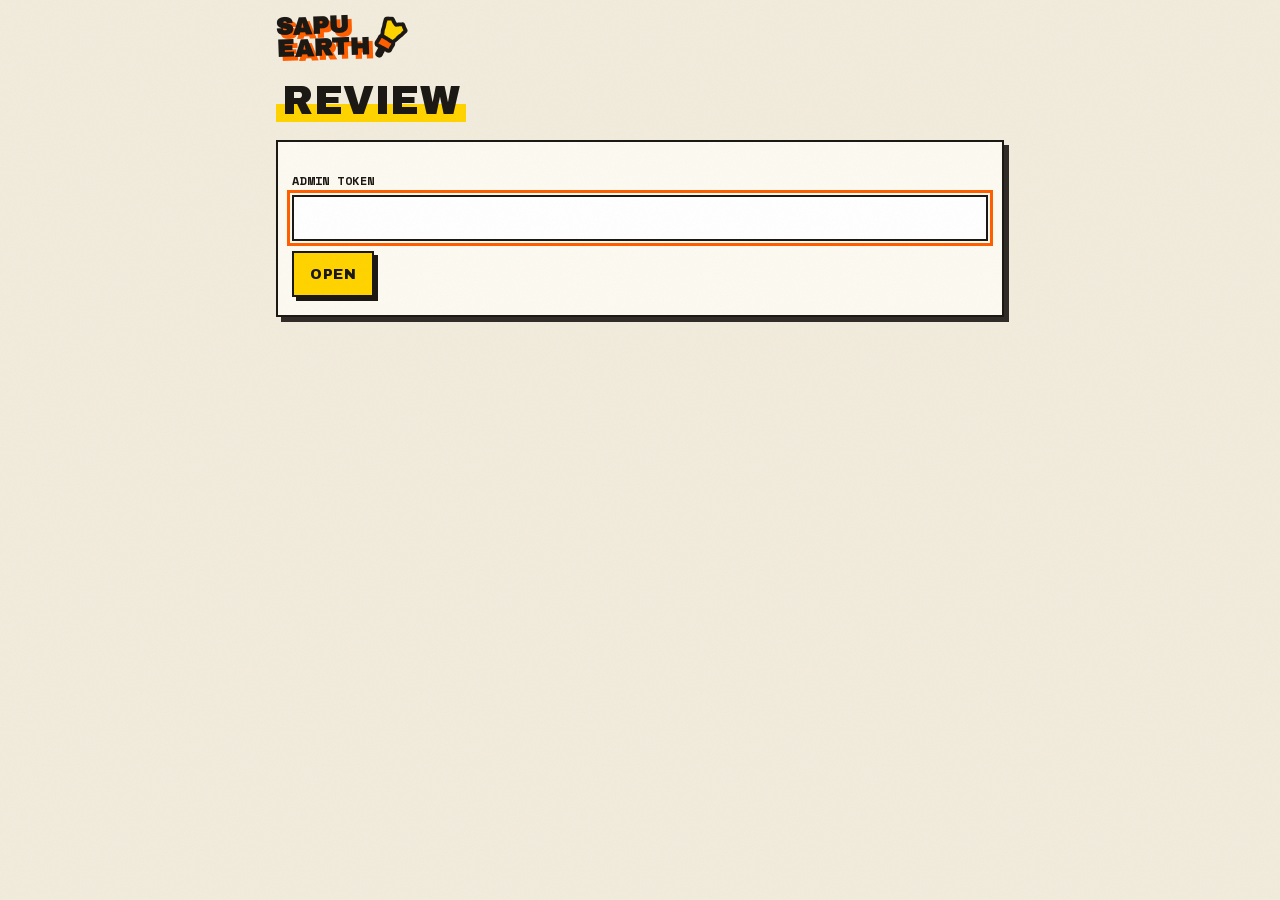
<file: admin/index.html>
<!doctype html>
<html lang="en">
<head>
<meta charset="utf-8">
<meta name="viewport" content="width=device-width, initial-scale=1">
<title>Review · Sapu Earth</title>
<meta name="robots" content="noindex, nofollow">
<meta name="referrer" content="no-referrer">
<link rel="icon" href="/site/brand/sapu-sketch/favicon-32.png" sizes="32x32" type="image/png">
<link rel="icon" href="/site/brand/sapu-sketch/favicon.svg" type="image/svg+xml">
<link rel="apple-touch-icon" href="/site/brand/sapu-sketch/apple-touch-icon.png">
<link rel="stylesheet" href="/site/fonts.css">
<link rel="stylesheet" href="/site/styles.css">
<link rel="stylesheet" href="/site/forms.css">
<link rel="stylesheet" href="/admin/admin.css">
</head>
<body class="form-page">
<header class="fp-top">
  <a class="logo logo-sm" href="/">SAPU<br>EARTH</a>
  <button type="button" class="b b-sm b-ghost" id="logout" hidden>FORGET TOKEN</button>
</header>
<main class="fp-main">
  <h1 class="fp-title"><mark>REVIEW</mark></h1>

  <form class="panel" id="login" hidden>
    <label class="field">
      <span>Admin token</span>
      <input type="password" name="token" autocomplete="current-password" required>
    </label>
    <div class="btn-row"><button class="b" type="submit">OPEN</button></div>
    <div class="msg err" id="loginErr"></div>
  </form>

  <div id="app" hidden>
    <div class="tabs" role="tablist">
      <button class="b b-sm b-ghost" role="tab" data-tab="applications" aria-selected="false">APPLICATIONS</button>
      <button class="b b-sm b-ghost" role="tab" data-tab="missions" aria-selected="false">MISSIONS</button>
      <button class="b b-sm b-ghost" role="tab" data-tab="pending" aria-selected="true">PENDING</button>
      <button class="b b-sm b-ghost" role="tab" data-tab="approved" aria-selected="false">APPROVED</button>
      <button class="b b-sm b-ghost" role="tab" data-tab="partners" aria-selected="false">PARTNERS</button>
    </div>
    <div class="msg" id="flash" aria-live="polite"></div>
    <div id="view"><p class="hint">Loading…</p></div>
  </div>
</main>
<script src="/admin/admin.js"></script>
</body>
</html>
</file>
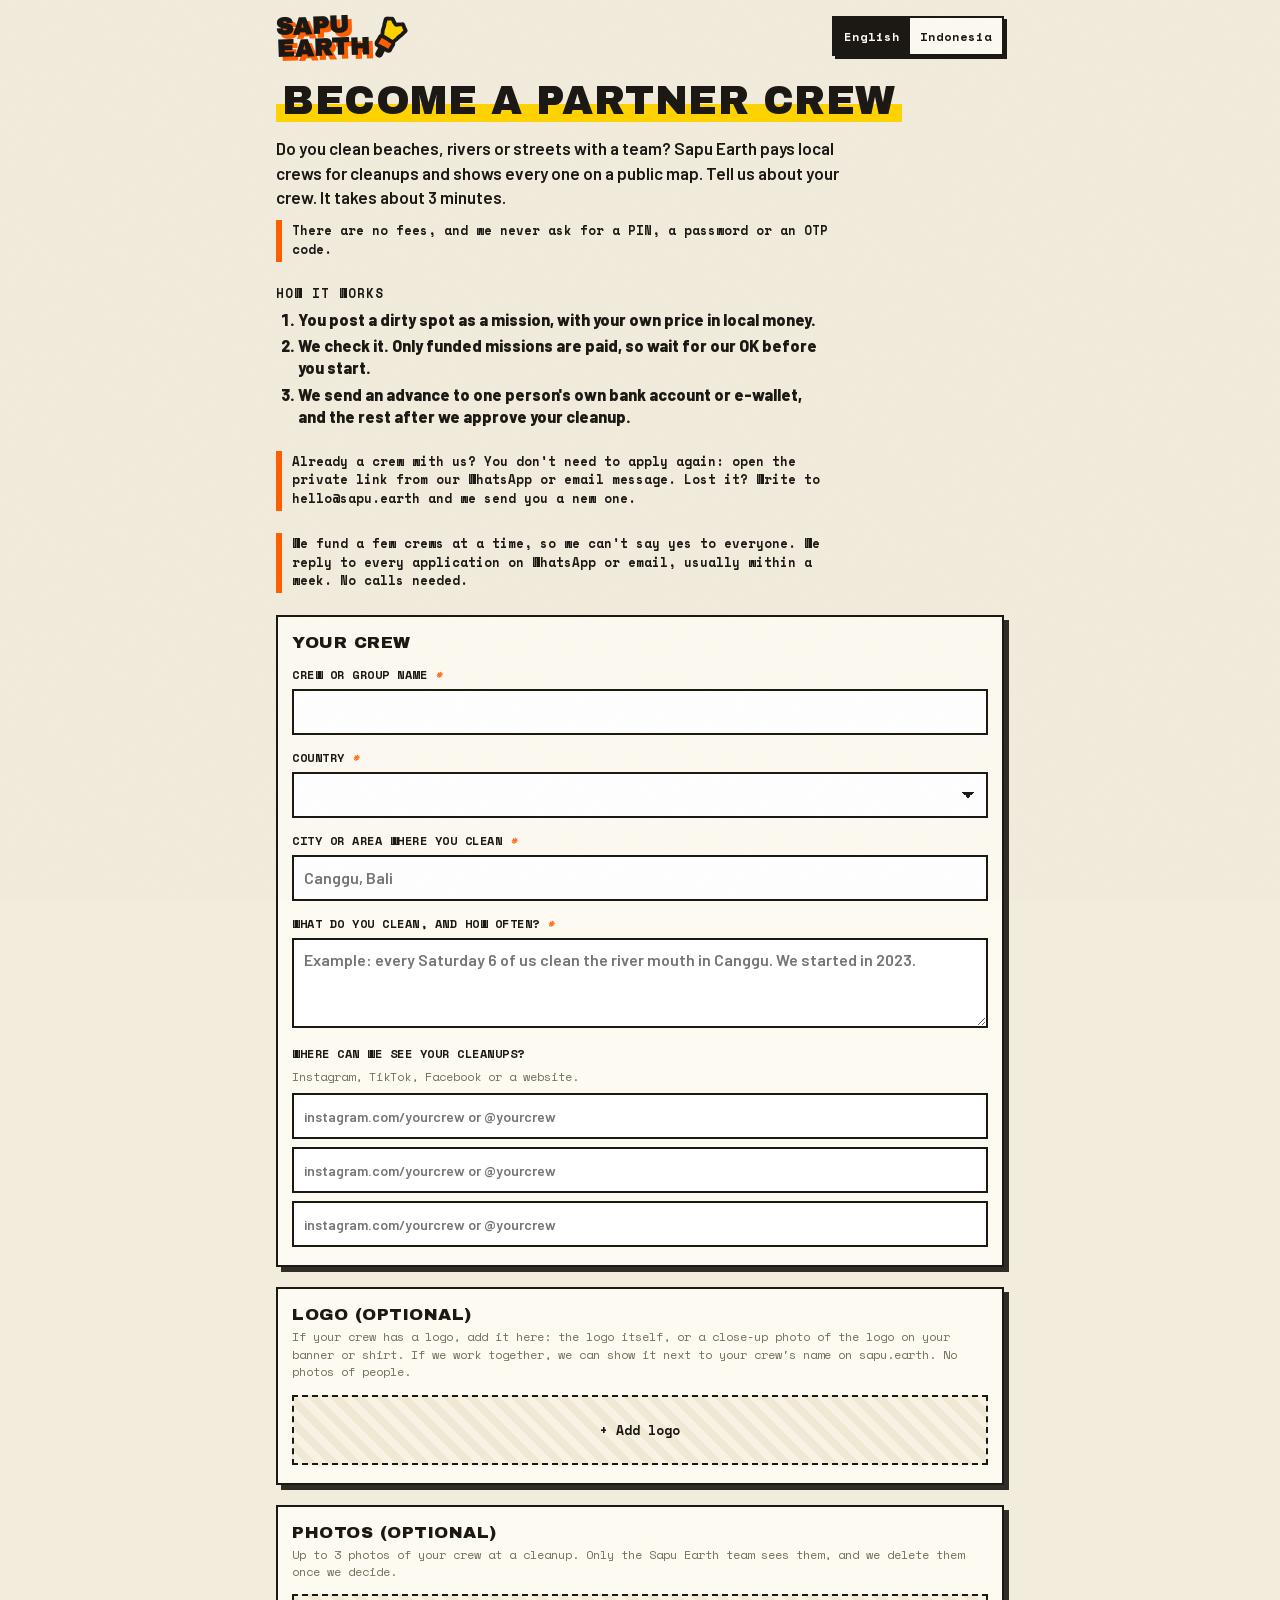
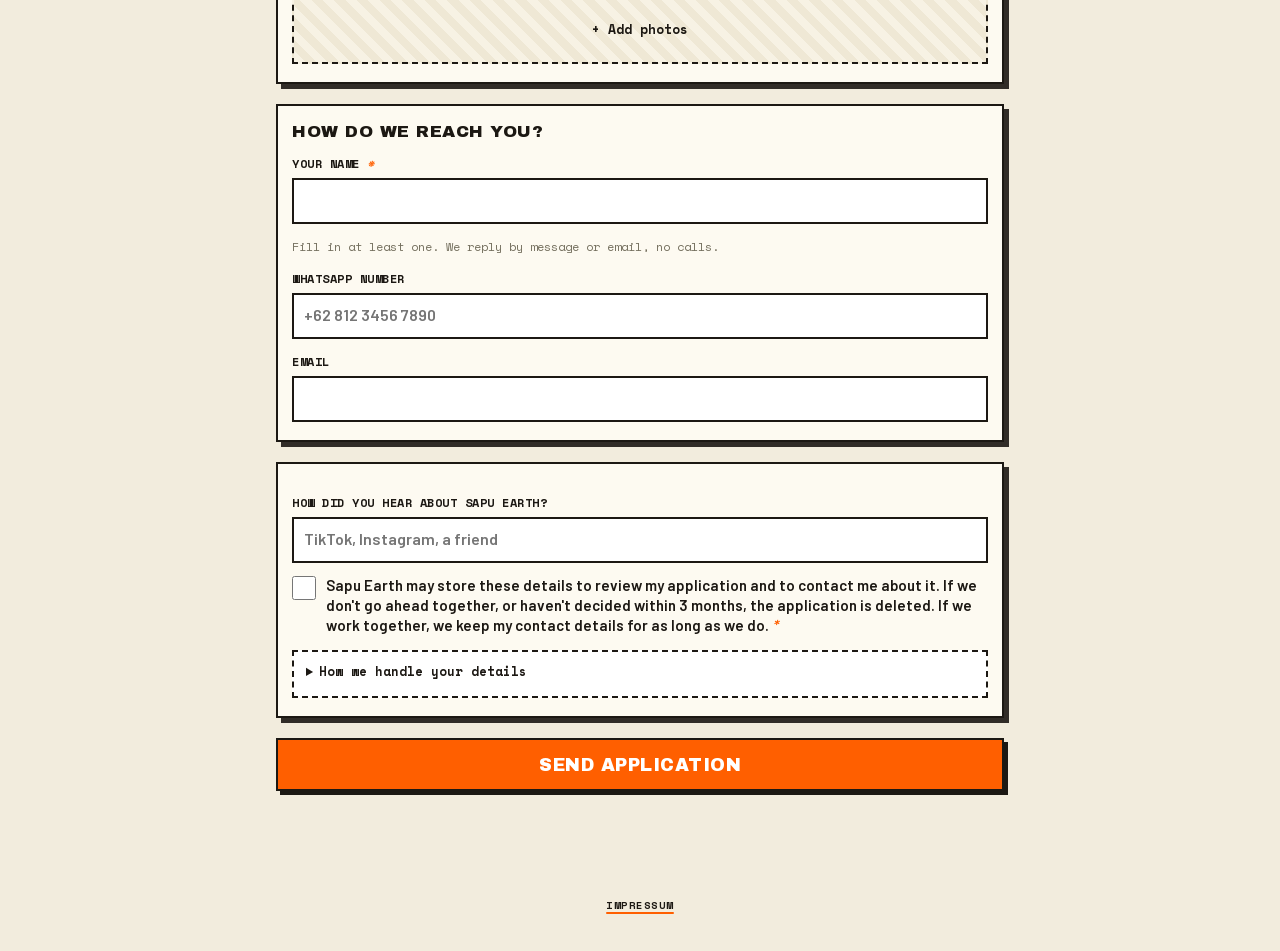
<file: apply/index.html>
<!doctype html>
<html lang="en">
<head>
<meta charset="utf-8">
<meta name="viewport" content="width=device-width, initial-scale=1">
<title>Become a partner crew · Sapu Earth</title>
<meta name="description" content="Do you clean beaches, rivers or streets with a team? Sapu Earth pays local crews for cleanups and shows every one on a public map. Apply in about 3 minutes.">
<meta property="og:title" content="Become a partner crew · Sapu Earth">
<meta property="og:description" content="Sapu Earth pays local crews for cleanups and shows every one on a public map. Tell us about your crew. It takes about 3 minutes.">
<meta property="og:type" content="website">
<meta property="og:url" content="https://sapu.earth/apply/">
<!-- the homepage's link preview picture, the broom (index.html says why it is square and named so) -->
<meta property="og:image" content="https://sapu.earth/site/social/sapu-earth-mark.png">
<meta property="og:image:width" content="1024">
<meta property="og:image:height" content="1024">
<meta property="og:image:alt" content="Sapu Earth's logo, a hand-drawn yellow broom">
<meta name="twitter:card" content="summary">
<meta name="referrer" content="strict-origin-when-cross-origin">
<meta name="theme-color" content="#f2ecdd">
<link rel="icon" href="/site/brand/sapu-sketch/favicon-32.png" sizes="32x32" type="image/png">
<link rel="icon" href="/site/brand/sapu-sketch/favicon.svg" type="image/svg+xml">
<link rel="apple-touch-icon" href="/site/brand/sapu-sketch/apple-touch-icon.png">
<link rel="stylesheet" href="/site/fonts.css">
<link rel="stylesheet" href="/site/styles.css">
<link rel="stylesheet" href="/site/forms.css">
</head>
<body class="form-page">
<header class="fp-top">
  <a class="logo logo-sm" href="/">SAPU<br>EARTH</a>
  <div class="lang" role="group" aria-label="Language">
    <button type="button" data-lang="en" aria-pressed="true" lang="en">English</button>
    <button type="button" data-lang="id" aria-pressed="false" lang="id">Indonesia</button>
  </div>
</header>

<main class="fp-main">
  <h1 class="fp-title"><mark data-i18n="title">BECOME A PARTNER CREW</mark></h1>
  <div id="intro">
    <p class="fp-lead" data-i18n="lead">Do you clean beaches, rivers or streets with a team? Sapu Earth pays local crews for cleanups and shows every one on a public map. Tell us about your crew. It takes about 3 minutes.</p>
    <!-- Free, and how the money goes, before a crew types its number (Marcus said 'Yes, build all 9' on 2026-11-16): a
         foreign site that offers money is where a registration fee or an OTP scam is expected. The no-fees line is the
         one in the join box of /crews and /missions (JOIN in functions/_lib/crews.js), the steps the welcome message's. -->
    <p class="fp-note" data-i18n="free">There are no fees, and we never ask for a PIN, a password or an OTP code.</p>
    <h2 class="fp-how" data-i18n="how_h">HOW IT WORKS</h2>
    <ol class="cp-steps fp-steps">
      <li data-i18n="how_1">You post a dirty spot as a mission, with your own price in local money.</li>
      <li data-i18n="how_2">We check it. Only funded missions are paid, so wait for our OK before you start.</li>
      <li data-i18n="how_3">We send an advance to one person's own bank account or e-wallet, and the rest after we approve your cleanup.</li>
    </ol>
    <p class="fp-note" data-i18n="already">Already a crew with us? You don't need to apply again: open the private link from our WhatsApp or email message. Lost it? Write to hello@sapu.earth and we send you a new one.</p>
    <p class="fp-note" data-i18n="honest">We fund a few crews at a time, so we can't say yes to everyone. We reply to every application on WhatsApp or email, usually within a week. No calls needed.</p>
  </div>

  <form id="form" method="post" novalidate>
    <section class="panel">
      <h2 class="panel-title" data-i18n="crew_h">YOUR CREW</h2>
      <label class="field" id="f-org_name">
        <span><b data-i18n="org_name">Crew or group name</b> <i class="req">*</i></span>
        <input type="text" name="org_name" maxlength="80" required autocomplete="organization">
      </label>
      <label class="field" id="f-country">
        <span><b data-i18n="country">Country</b> <i class="req">*</i></span>
        <select name="country" required autocomplete="country"></select>
      </label>
      <label class="field" id="f-area">
        <span><b data-i18n="area">City or area where you clean</b> <i class="req">*</i></span>
        <input type="text" name="area" maxlength="120" required autocomplete="off" data-ph="area_ph" placeholder="Canggu, Bali">
      </label>
      <label class="field" id="f-about">
        <span><b data-i18n="about">What do you clean, and how often?</b> <i class="req">*</i></span>
        <textarea name="about" maxlength="1000" required data-ph="about_ph" placeholder="Example: every Saturday 6 of us clean the river mouth in Canggu. We started in 2023."></textarea>
      </label>
      <div class="field" id="f-links">
        <span id="links-label" data-i18n="links">Where can we see your cleanups?</span>
        <p class="hint" data-i18n="links_hint">Instagram, TikTok, Facebook or a website.</p>
        <label class="field link-line" id="f-link1">
          <input type="text" name="link1" maxlength="200" autocapitalize="off" autocorrect="off" spellcheck="false" autocomplete="off" data-ph="link_ph" aria-labelledby="links-label" placeholder="instagram.com/yourcrew or @yourcrew">
        </label>
        <label class="field link-line" id="f-link2">
          <input type="text" name="link2" maxlength="200" autocapitalize="off" autocorrect="off" spellcheck="false" autocomplete="off" data-ph="link_ph" aria-labelledby="links-label" placeholder="instagram.com/yourcrew or @yourcrew">
        </label>
        <label class="field link-line" id="f-link3">
          <input type="text" name="link3" maxlength="200" autocapitalize="off" autocorrect="off" spellcheck="false" autocomplete="off" data-ph="link_ph" aria-labelledby="links-label" placeholder="instagram.com/yourcrew or @yourcrew">
        </label>
      </div>
    </section>

    <!-- The crew's logo (docs/upload-flow.md, Crew logos). Its hint belongs to the panel, not right before the picker. -->
    <section class="panel">
      <h2 class="panel-title" data-i18n="logo_h">LOGO (OPTIONAL)</h2>
      <p class="hint" data-i18n="logo_hint">If your crew has a logo, add it here: the logo itself, or a close-up photo of the logo on your banner or shirt. If we work together, we can show it next to your crew's name on sapu.earth. No photos of people.</p>
      <div class="field" id="f-logo">
        <label class="drop"><span data-i18n="add_logo">+ Add logo</span><input type="file" accept="image/*"></label>
        <div class="thumbs" id="logoThumb"></div>
      </div>
    </section>

    <section class="panel">
      <h2 class="panel-title" data-i18n="photos_h">PHOTOS (OPTIONAL)</h2>
      <p class="hint" data-i18n="photos_hint">Up to 3 photos of your crew at a cleanup. Only the Sapu Earth team sees them, and we delete them once we decide.</p>
      <div class="field" id="f-photos">
        <label class="drop"><span data-i18n="add_photos">+ Add photos</span><input type="file" accept="image/*" multiple></label>
        <div class="thumbs" id="thumbs"></div>
      </div>
    </section>

    <section class="panel">
      <h2 class="panel-title" data-i18n="reach_h">HOW DO WE REACH YOU?</h2>
      <label class="field" id="f-contact_name">
        <span><b data-i18n="contact_name">Your name</b> <i class="req">*</i></span>
        <input type="text" name="contact_name" maxlength="80" required autocomplete="name">
      </label>
      <div class="field" id="f-contact">
        <p class="hint" data-i18n="reach_hint">Fill in at least one. We reply by message or email, no calls.</p>
        <label class="field" id="f-whatsapp">
          <span data-i18n="whatsapp">WhatsApp number</span>
          <input type="tel" name="whatsapp" inputmode="tel" autocomplete="tel" maxlength="30" placeholder="+62 812 3456 7890">
          <small class="echo" id="waEcho" aria-live="polite"></small>
        </label>
        <label class="field" id="f-email">
          <span data-i18n="email">Email</span>
          <input type="email" name="email" inputmode="email" autocomplete="email" autocapitalize="off" spellcheck="false" maxlength="120">
        </label>
      </div>
    </section>

    <section class="panel">
      <label class="field" id="f-heard_from">
        <span data-i18n="heard">How did you hear about Sapu Earth?</span>
        <input type="text" name="heard_from" maxlength="120" autocomplete="off" data-ph="heard_ph" placeholder="TikTok, Instagram, a friend">
      </label>
      <label class="check" id="f-consent">
        <input type="checkbox" name="consent" value="1">
        <span><span data-i18n="consent">Sapu Earth may store these details to review my application and to contact me about it. If we don't go ahead together, or haven't decided within 3 months, the application is deleted. If we work together, we keep my contact details for as long as we do.</span> <i class="req">*</i></span>
      </label>
      <div class="msg err fmsg" data-fmsg="f-consent"></div>
      <details class="privacy" id="privacy">
        <summary data-i18n="pv_sum">How we handle your details</summary>
        <ul>
          <li><b data-i18n="pv_who_h">Who:</b> <span data-i18n="pv_who">Sapu Earth is run by Marcus Pousette in Innsbruck, Austria. Contact:</span> <a href="mailto:hello@sapu.earth">hello@sapu.earth</a>.</li>
          <li><b data-i18n="pv_what_h">What we store:</b> <span data-i18n="pv_what">your answers, your contact details, up to 3 photos, your crew's logo if you add one, and for about a day a scrambled code made from your internet address, to stop spam. Until you send, the answers you type stay on this phone as a draft. After sending, the phone keeps only your language choice.</span></li>
          <li><b data-i18n="pv_why_h">Why:</b> <span data-i18n="pv_why">to review your application and reply to you, and if we work together, to show your crew on sapu.earth from the first day: its name, country and logo in the list of crews at sapu.earth/crews, and on its public page also one of the links you gave us. Legal basis: your consent and steps before working together (GDPR Art. 6(1)(a) and (b)).</span></li>
          <li><b data-i18n="pv_where_h">Where:</b> <span data-i18n="pv_where">on Cloudflare servers (database and file storage), which may be outside the EU. Cloudflare stores them for us as our processor. It is certified under the EU-US Data Privacy Framework and uses the EU standard contractual clauses for other countries. This page loads all its files, fonts included, from sapu.earth.</span></li>
          <li><b data-i18n="pv_long_h">How long:</b> <span data-i18n="pv_long">photos are deleted once we decide, and so is your crew's logo, unless we work together and show it on sapu.earth: then it stays there until a newer one replaces it or we stop working together. Applications we don't take forward are deleted, and so is any application we haven't decided on within 3 months. If we work together, we keep your contact details while we do and delete them when we stop.</span></li>
          <li><b data-i18n="pv_rights_h">Your rights:</b> <span data-i18n="pv_rights">ask to see, correct or delete your details, or withdraw your consent, by emailing</span> <a href="mailto:hello@sapu.earth">hello@sapu.earth</a>. <span data-i18n="pv_complain">You can also complain to the Austrian data protection authority</span> (<a href="https://www.dsb.gv.at/" target="_blank" rel="noopener noreferrer">dsb.gv.at</a>).</li>
        </ul>
      </details>
      <!-- /apply/#privacy (linked from /impressum/) opens the notice. -->
      <div class="hp" aria-hidden="true">
        <label>Website <input type="text" name="website" tabindex="-1" autocomplete="off"></label>
      </div>
    </section>

    <div class="msg err" id="formErr" aria-live="assertive"></div>
    <button type="submit" class="b b-go" id="send" data-i18n="send">SEND APPLICATION</button>
    <div class="keep-open" id="keepOpen" data-i18n="keep_open" hidden>Keep this page open until you see THANK YOU.</div>
    <div class="status-line" id="status" aria-live="polite"></div>
  </form>

  <section class="panel done-screen" id="done" hidden>
    <h2 class="big" id="doneTitle" tabindex="-1" data-i18n="thanks">THANK YOU!</h2>
    <p data-i18n="thanks_body">We got your application. We read every one and reply on WhatsApp or email, usually within a week.</p>
    <div class="ref" id="ref"></div>
    <p class="follow" data-i18n="follow">Meanwhile, follow us:</p>
    <div class="btn-row center">
      <a class="b" href="https://www.tiktok.com/@sapu.earth" target="_blank" rel="noopener noreferrer">TIKTOK</a>
      <a class="b" href="https://www.instagram.com/sapu.earth" target="_blank" rel="noopener noreferrer">INSTAGRAM</a>
    </div>
    <div class="btn-row center" style="margin-top:18px">
      <a class="b b-ghost" href="/" data-i18n="globe">BACK TO THE GLOBE</a>
    </div>
  </section>
</main>

<footer>
  <p><a href="/impressum/">IMPRESSUM</a></p>
</footer>

<script src="/apply/apply.js"></script>
</body>
</html>
</file>
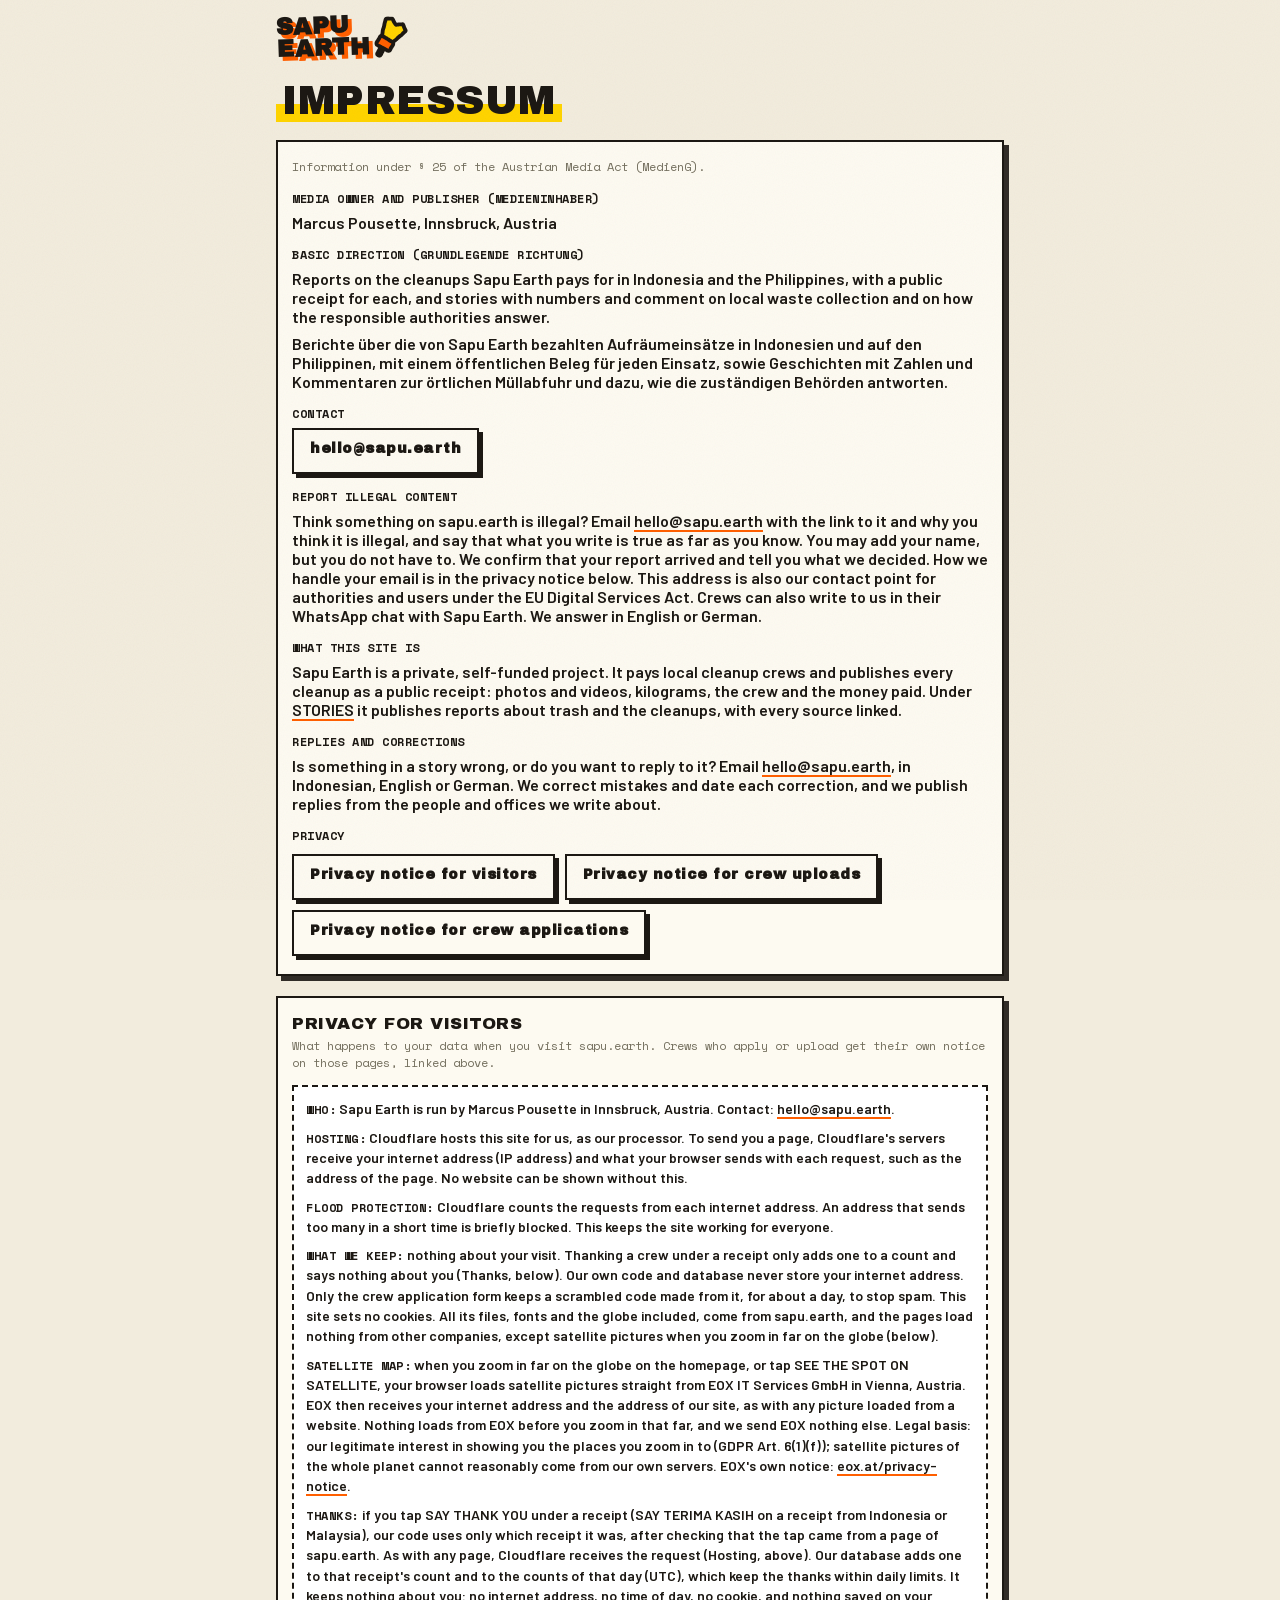
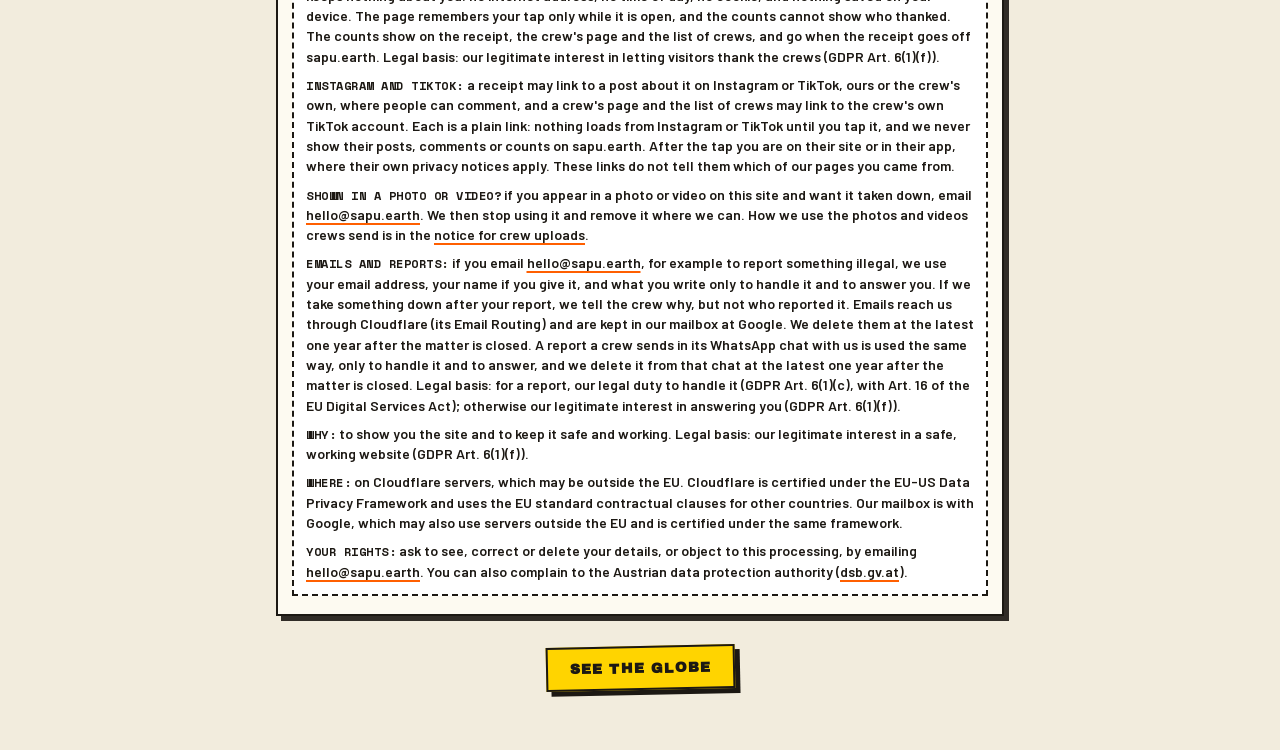
<file: impressum/index.html>
<!doctype html>
<html lang="en">
<head>
<meta charset="utf-8">
<meta name="viewport" content="width=device-width, initial-scale=1">
<title>Impressum · Sapu Earth</title>
<meta name="description" content="Who publishes sapu.earth: the media owner, how to reach us, what the site is and how it handles your data.">
<meta property="og:title" content="Impressum · Sapu Earth">
<meta property="og:description" content="Who publishes sapu.earth: the media owner, how to reach us, what the site is and how it handles your data.">
<meta property="og:type" content="website">
<meta property="og:url" content="https://sapu.earth/impressum/">
<meta name="referrer" content="strict-origin-when-cross-origin">
<meta name="theme-color" content="#f2ecdd">
<link rel="icon" href="/site/brand/sapu-sketch/favicon-32.png" sizes="32x32" type="image/png">
<link rel="icon" href="/site/brand/sapu-sketch/favicon.svg" type="image/svg+xml">
<link rel="apple-touch-icon" href="/site/brand/sapu-sketch/apple-touch-icon.png">
<link rel="stylesheet" href="/site/fonts.css">
<link rel="stylesheet" href="/site/styles.css">
<link rel="stylesheet" href="/site/forms.css">
</head>
<body class="form-page">
<header class="fp-top">
  <a class="logo logo-sm" href="/">SAPU<br>EARTH</a>
</header>

<main class="fp-main">
  <h1 class="fp-title"><mark lang="de">IMPRESSUM</mark></h1>
  <section class="panel">
    <p class="hint">Information under §&nbsp;25 of the Austrian Media Act (<span lang="de">MedienG</span>).</p>
    <div class="field">
      <span>Media owner and publisher (<span lang="de">Medieninhaber</span>)</span>
      <p>Marcus Pousette, Innsbruck, Austria</p>
    </div>
    <!-- The stories (/stories/) report how authorities answer, which makes this a site that can shape public opinion:
         § 25 (4) MedienG then asks for its basic direction (Blattlinie). docs/stories.md. -->
    <div class="field" id="direction">
      <span>Basic direction (<span lang="de">Grundlegende Richtung</span>)</span>
      <p>Reports on the cleanups Sapu Earth pays for in Indonesia and the Philippines, with a public receipt for each, and stories with numbers and comment on local waste collection and on how the responsible authorities answer.</p>
      <p lang="de">Berichte über die von Sapu Earth bezahlten Aufräumeinsätze in Indonesien und auf den Philippinen, mit einem öffentlichen Beleg für jeden Einsatz, sowie Geschichten mit Zahlen und Kommentaren zur örtlichen Müllabfuhr und dazu, wie die zuständigen Behörden antworten.</p>
    </div>
    <div class="field">
      <span>Contact</span>
      <a class="b b-ghost" href="mailto:hello@sapu.earth">hello@sapu.earth</a>
    </div>
    <!-- Reports under the EU Digital Services Act (Art. 11, 12 and 16): how they are handled is in docs/upload-flow.md,
         Reports of illegal content (DSA). -->
    <div class="field" id="report">
      <span>Report illegal content</span>
      <p>Think something on sapu.earth is illegal? Email <a href="mailto:hello@sapu.earth">hello@sapu.earth</a> with the link to it and why you think it is illegal, and say that what you write is true as far as you know. You may add your name, but you do not have to. We confirm that your report arrived and tell you what we decided. How we handle your email is in the privacy notice below. This address is also our contact point for authorities and users under the EU Digital Services Act. Crews can also write to us in their WhatsApp chat with Sapu Earth. We answer in English or German.</p>
    </div>
    <div class="field" id="about">
      <span>What this site is</span>
      <p>Sapu Earth is a private, self-funded project. It pays local cleanup crews and publishes every cleanup as a public receipt: photos and videos, kilograms, the crew and the money paid. Under <a href="/stories/">STORIES</a> it publishes reports about trash and the cleanups, with every source linked.</p>
    </div>
    <div class="field" id="replies">
      <span>Replies and corrections</span>
      <p>Is something in a story wrong, or do you want to reply to it? Email <a href="mailto:hello@sapu.earth">hello@sapu.earth</a>, in Indonesian, English or German. We correct mistakes and date each correction, and we publish replies from the people and offices we write about.</p>
    </div>
    <div class="field">
      <span>Privacy</span>
      <div class="btn-row">
        <a class="b b-ghost" href="#privacy">Privacy notice for visitors</a>
        <a class="b b-ghost" href="/upload/#privacy">Privacy notice for crew uploads</a>
        <a class="b b-ghost" href="/apply/#privacy">Privacy notice for crew applications</a>
      </div>
    </div>
  </section>

  <!-- The notice is a promise: change it together with what it describes (docs/upload-flow.md,
       Privacy notices for crews and visitors). No script on this page. -->
  <section class="panel" id="privacy">
    <h2 class="panel-title">PRIVACY FOR VISITORS</h2>
    <p class="hint">What happens to your data when you visit sapu.earth. Crews who apply or upload get their own notice on those pages, linked above.</p>
    <div class="privacy pv-open">
      <ul>
        <li><b>Who:</b> Sapu Earth is run by Marcus Pousette in Innsbruck, Austria. Contact: <a href="mailto:hello@sapu.earth">hello@sapu.earth</a>.</li>
        <li><b>Hosting:</b> Cloudflare hosts this site for us, as our processor. To send you a page, Cloudflare's servers receive your internet address (IP address) and what your browser sends with each request, such as the address of the page. No website can be shown without this.</li>
        <li><b>Flood protection:</b> Cloudflare counts the requests from each internet address. An address that sends too many in a short time is briefly blocked. This keeps the site working for everyone.</li>
        <li><b>What we keep:</b> nothing about your visit. Thanking a crew under a receipt only adds one to a count and says nothing about you (Thanks, below). Our own code and database never store your internet address. Only the crew application form keeps a scrambled code made from it, for about a day, to stop spam. This site sets no cookies. All its files, fonts and the globe included, come from sapu.earth, and the pages load nothing from other companies, except satellite pictures when you zoom in far on the globe (below).</li>
        <li><b>Satellite map:</b> when you zoom in far on the globe on the homepage, or tap SEE THE SPOT ON SATELLITE, your browser loads satellite pictures straight from EOX IT Services GmbH in Vienna, Austria. EOX then receives your internet address and the address of our site, as with any picture loaded from a website. Nothing loads from EOX before you zoom in that far, and we send EOX nothing else. Legal basis: our legitimate interest in showing you the places you zoom in to (GDPR Art. 6(1)(f)); satellite pictures of the whole planet cannot reasonably come from our own servers. EOX's own notice: <a href="https://eox.at/privacy-notice/" target="_blank" rel="noopener noreferrer">eox.at/privacy-notice</a>.</li>
        <li><b>Thanks:</b> if you tap SAY THANK YOU under a receipt (SAY TERIMA KASIH on a receipt from Indonesia or Malaysia), our code uses only which receipt it was, after checking that the tap came from a page of sapu.earth. As with any page, Cloudflare receives the request (Hosting, above). Our database adds one to that receipt's count and to the counts of that day (UTC), which keep the thanks within daily limits. It keeps nothing about you: no internet address, no time of day, no cookie, and nothing saved on your device. The page remembers your tap only while it is open, and the counts cannot show who thanked. The counts show on the receipt, the crew's page and the list of crews, and go when the receipt goes off sapu.earth. Legal basis: our legitimate interest in letting visitors thank the crews (GDPR Art. 6(1)(f)).</li>
        <li><b>Instagram and TikTok:</b> a receipt may link to a post about it on Instagram or TikTok, ours or the crew's own, where people can comment, and a crew's page and the list of crews may link to the crew's own TikTok account. Each is a plain link: nothing loads from Instagram or TikTok until you tap it, and we never show their posts, comments or counts on sapu.earth. After the tap you are on their site or in their app, where their own privacy notices apply. These links do not tell them which of our pages you came from.</li>
        <li><b>Shown in a photo or video?</b> if you appear in a photo or video on this site and want it taken down, email <a href="mailto:hello@sapu.earth">hello@sapu.earth</a>. We then stop using it and remove it where we can. How we use the photos and videos crews send is in the <a href="/upload/#privacy">notice for crew uploads</a>.</li>
        <li><b>Emails and reports:</b> if you email <a href="mailto:hello@sapu.earth">hello@sapu.earth</a>, for example to report something illegal, we use your email address, your name if you give it, and what you write only to handle it and to answer you. If we take something down after your report, we tell the crew why, but not who reported it. Emails reach us through Cloudflare (its Email Routing) and are kept in our mailbox at Google. We delete them at the latest one year after the matter is closed. A report a crew sends in its WhatsApp chat with us is used the same way, only to handle it and to answer, and we delete it from that chat at the latest one year after the matter is closed. Legal basis: for a report, our legal duty to handle it (GDPR Art. 6(1)(c), with Art. 16 of the EU Digital Services Act); otherwise our legitimate interest in answering you (GDPR Art. 6(1)(f)).</li>
        <li><b>Why:</b> to show you the site and to keep it safe and working. Legal basis: our legitimate interest in a safe, working website (GDPR Art. 6(1)(f)).</li>
        <li><b>Where:</b> on Cloudflare servers, which may be outside the EU. Cloudflare is certified under the EU-US Data Privacy Framework and uses the EU standard contractual clauses for other countries. Our mailbox is with Google, which may also use servers outside the EU and is certified under the same framework.</li>
        <li><b>Your rights:</b> ask to see, correct or delete your details, or object to this processing, by emailing <a href="mailto:hello@sapu.earth">hello@sapu.earth</a>. You can also complain to the Austrian data protection authority (<a href="https://www.dsb.gv.at/" target="_blank" rel="noopener noreferrer">dsb.gv.at</a>).</li>
      </ul>
    </div>
  </section>
  <p class="fp-foot"><a class="btn" href="/">SEE THE GLOBE</a></p>
</main>
</body>
</html>
</file>
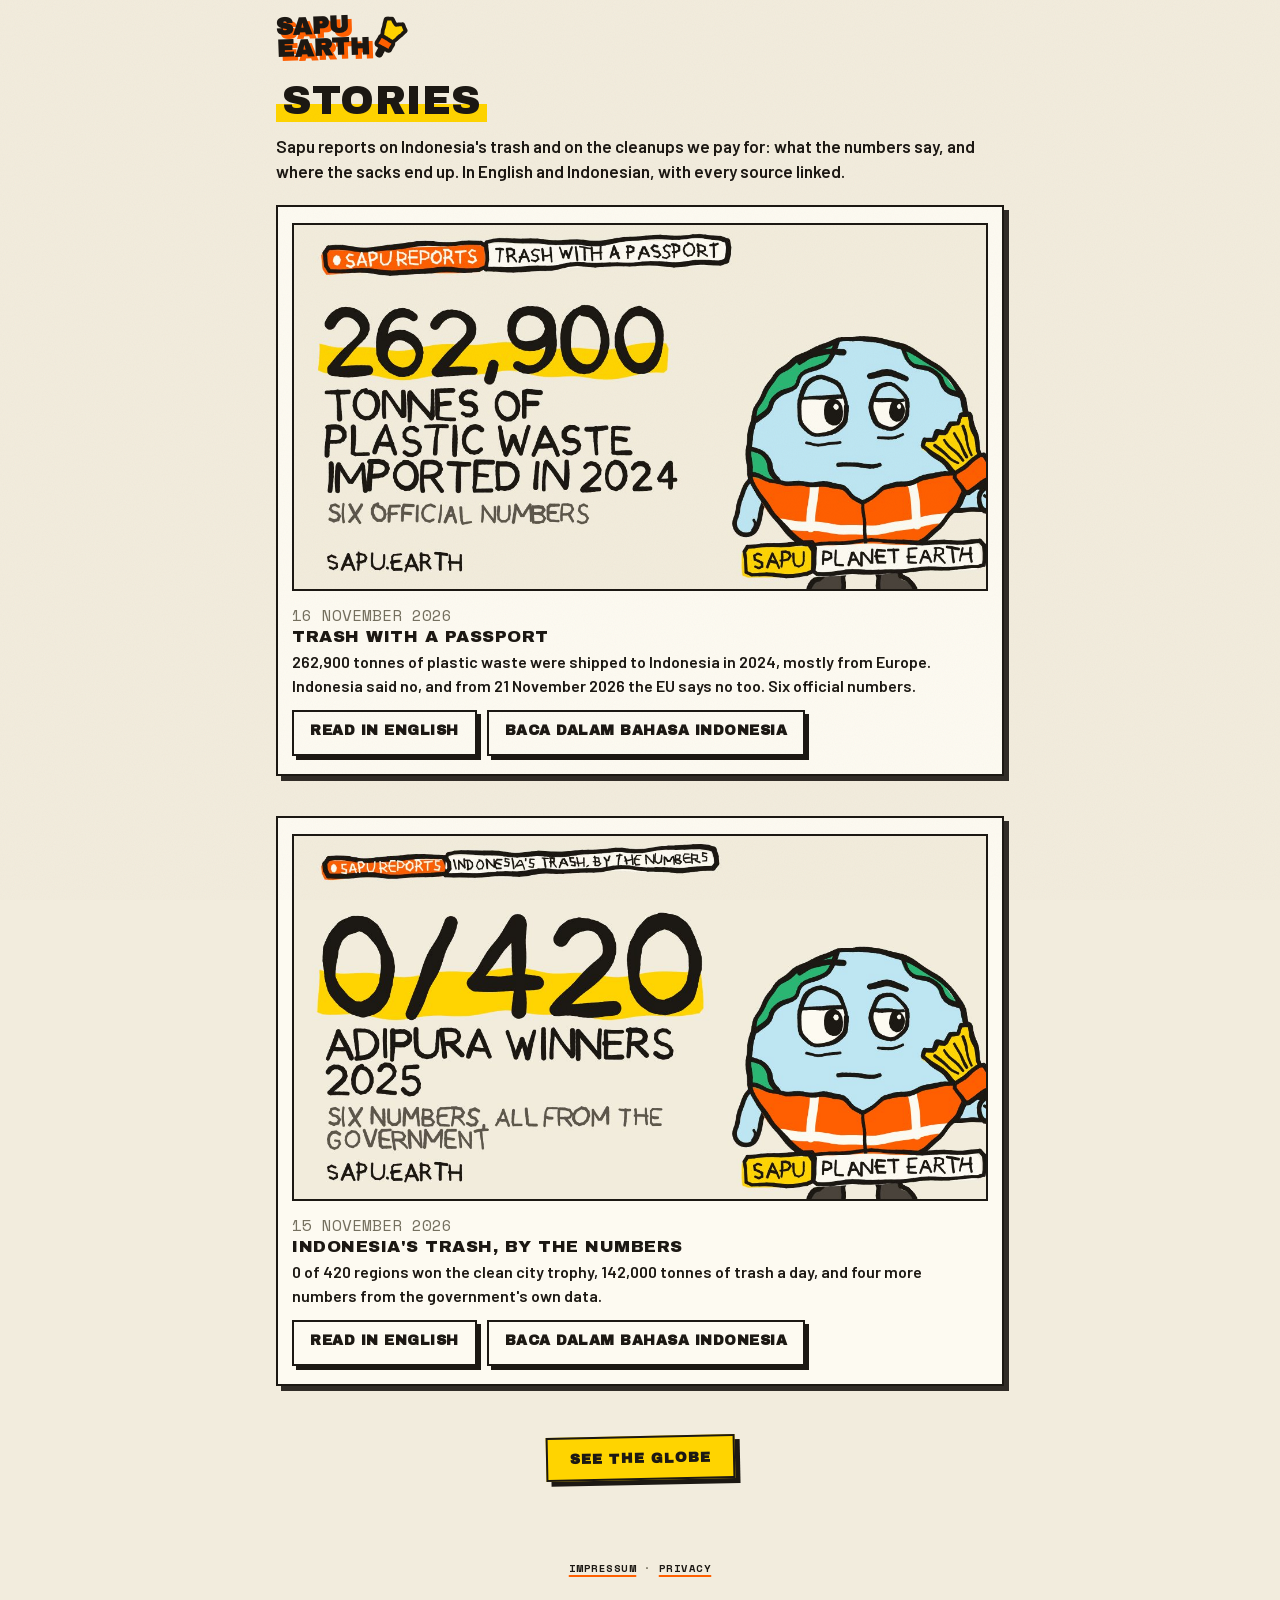
<file: stories/index.html>
<!doctype html>
<html lang="en">
<head>
<meta charset="utf-8">
<meta name="viewport" content="width=device-width, initial-scale=1">
<title>Stories · Sapu Earth</title>
<meta name="description" content="Sapu reports: stories about Indonesia's trash and the cleanups Sapu Earth pays for, in English and Indonesian, with every source linked.">
<link rel="canonical" href="https://sapu.earth/stories/">
<meta property="og:type" content="website">
<meta property="og:site_name" content="Sapu Earth">
<meta property="og:title" content="Stories · Sapu Earth">
<meta property="og:description" content="Sapu reports: stories about Indonesia's trash and the cleanups Sapu Earth pays for, with every source linked.">
<meta property="og:url" content="https://sapu.earth/stories/">
<meta property="og:image" content="https://sapu.earth/stories/trash-with-a-passport/img/card-en.jpg">
<meta property="og:image:type" content="image/jpeg">
<meta property="og:image:width" content="1200">
<meta property="og:image:height" content="630">
<meta property="og:image:alt" content="262,900 tonnes of plastic waste imported in 2024. Sapu, a tired cartoon planet in a high-vis vest, looks on.">
<meta name="twitter:card" content="summary_large_image">
<meta name="referrer" content="strict-origin-when-cross-origin">
<meta name="theme-color" content="#f2ecdd">
<link rel="icon" href="/site/brand/sapu-sketch/favicon-32.png" sizes="32x32" type="image/png">
<link rel="icon" href="/site/brand/sapu-sketch/favicon.svg" type="image/svg+xml">
<link rel="apple-touch-icon" href="/site/brand/sapu-sketch/apple-touch-icon.png">
<link rel="stylesheet" href="/site/fonts.css">
<link rel="stylesheet" href="/site/styles.css">
<link rel="stylesheet" href="/site/forms.css">
</head>
<body class="form-page">
<header class="fp-top">
  <a class="logo logo-sm" href="/">SAPU<br>EARTH</a>
</header>

<!-- The list of stories (docs/stories.md). A new story goes on top. No script on this page. -->
<main class="fp-main">
  <h1 class="fp-title"><mark>STORIES</mark></h1>
  <p class="story-lede">Sapu reports on Indonesia's trash and on the cleanups we pay for: what the numbers say, and where the sacks end up. In English and Indonesian, with every source linked.</p>
  <ul class="story-list">
    <li class="panel story-card">
      <a href="/stories/trash-with-a-passport/"><img src="/stories/trash-with-a-passport/img/card-en.jpg" width="1200" height="630" alt="262,900 tonnes of plastic waste imported in 2024. Sapu, a tired cartoon planet in a high-vis vest, looks on."></a>
      <p class="hint">16 NOVEMBER 2026</p>
      <h2 class="panel-title">TRASH WITH A PASSPORT</h2>
      <p>262,900 tonnes of plastic waste were shipped to Indonesia in 2024, mostly from Europe. Indonesia said no, and from 21 November 2026 the EU says no too. Six official numbers.</p>
      <div class="btn-row">
        <a class="b b-ghost" href="/stories/trash-with-a-passport/">READ IN ENGLISH</a>
        <a class="b b-ghost" href="/stories/trash-with-a-passport/id/" hreflang="id" lang="id">BACA DALAM BAHASA INDONESIA</a>
      </div>
    </li>
    <li class="panel story-card">
      <a href="/stories/trash-in-numbers/"><img src="/stories/trash-in-numbers/img/card-en.jpg" width="1200" height="630" loading="lazy" alt="0/420, Adipura winners 2025. Sapu, a tired cartoon planet in a high-vis vest, looks on."></a>
      <p class="hint">15 NOVEMBER 2026</p>
      <h2 class="panel-title">INDONESIA'S TRASH, BY THE NUMBERS</h2>
      <p>0 of 420 regions won the clean city trophy, 142,000 tonnes of trash a day, and four more numbers from the government's own data.</p>
      <div class="btn-row">
        <a class="b b-ghost" href="/stories/trash-in-numbers/">READ IN ENGLISH</a>
        <a class="b b-ghost" href="/stories/trash-in-numbers/id/" hreflang="id" lang="id">BACA DALAM BAHASA INDONESIA</a>
      </div>
    </li>
  </ul>
  <p class="fp-foot"><a class="btn" href="/">SEE THE GLOBE</a></p>
</main>
<footer>
  <p><a href="/impressum/">IMPRESSUM</a> · <a href="/impressum/#privacy">PRIVACY</a></p>
</footer>
</body>
</html>
</file>
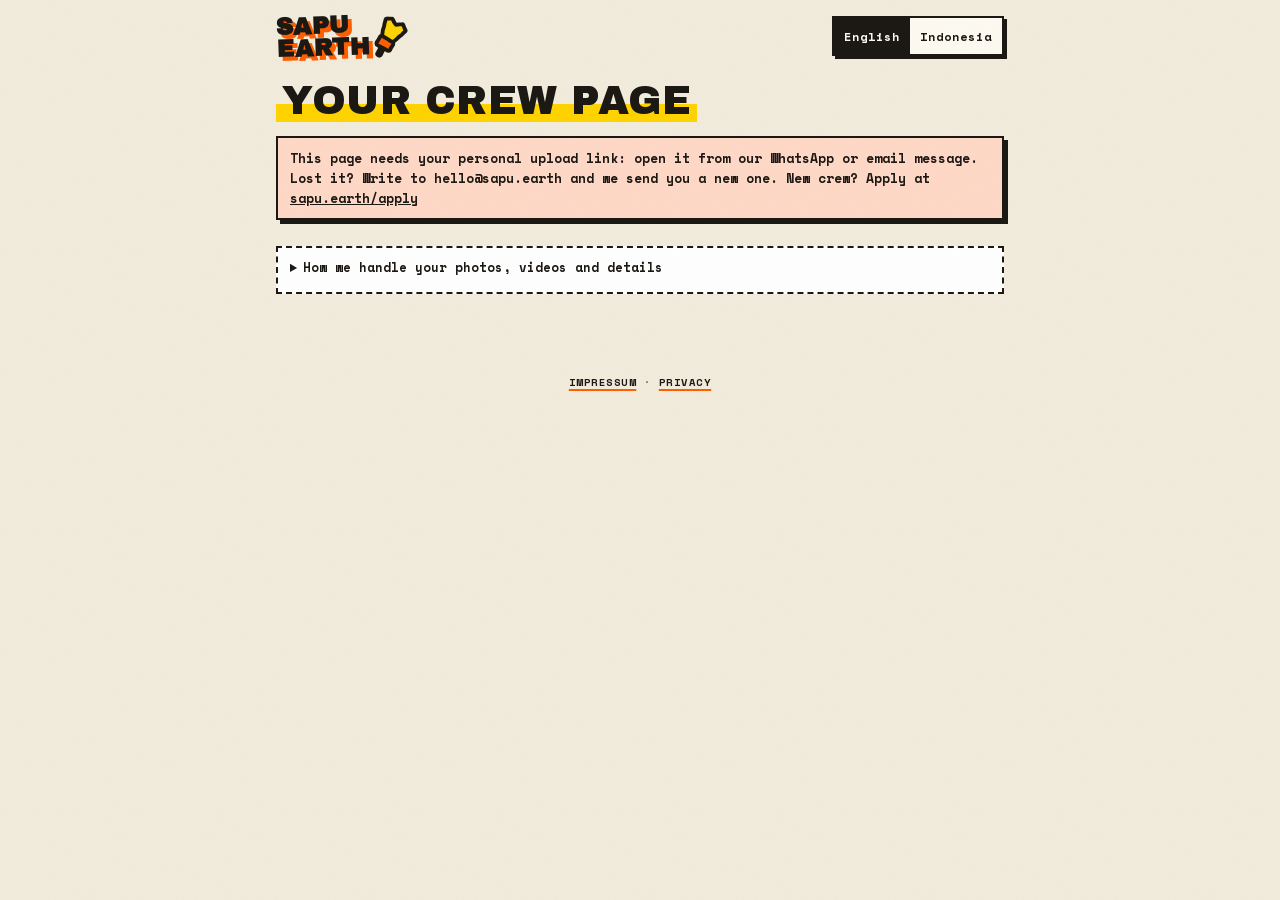
<file: upload/index.html>
<!doctype html>
<html lang="en">
<head>
<meta charset="utf-8">
<meta name="viewport" content="width=device-width, initial-scale=1">
<title>Crew page · Sapu Earth</title>
<meta name="robots" content="noindex, nofollow">
<meta name="referrer" content="no-referrer">
<meta name="theme-color" content="#f2ecdd">
<link rel="icon" href="/site/brand/sapu-sketch/favicon-32.png" sizes="32x32" type="image/png">
<link rel="icon" href="/site/brand/sapu-sketch/favicon.svg" type="image/svg+xml">
<link rel="apple-touch-icon" href="/site/brand/sapu-sketch/apple-touch-icon.png">
<meta name="apple-mobile-web-app-title" content="Sapu Crew">
<link rel="stylesheet" href="/site/fonts.css">
<link rel="stylesheet" href="/site/styles.css">
<link rel="stylesheet" href="/site/forms.css">
</head>
<body class="form-page">
<header class="fp-top">
  <a class="logo logo-sm" href="/">SAPU<br>EARTH</a>
  <div class="lang" role="group" aria-label="Language">
    <button type="button" data-lang="en" aria-pressed="true" lang="en">English</button>
    <button type="button" data-lang="id" aria-pressed="false" lang="id">Indonesia</button>
  </div>
</header>

<main class="fp-main">
  <!-- Three screens on one address: the crew page (#home), POST A MISSION (#mform, then #mdone) and a cleanup
       (#form, then #done). upload.js shows one at a time; the phone's back button goes from a form to the crew page. -->
  <p class="view-bar" id="viewBar" hidden><button type="button" class="b b-ghost b-back" id="back"><span aria-hidden="true">← </span><span data-i18n="back">CREW PAGE</span></button></p>
  <h1 class="fp-title" tabindex="-1"><mark data-i18n="title">YOUR CREW PAGE</mark></h1>
  <div class="who" id="who" data-i18n="checking">Checking your link…</div>
  <div class="msg err" id="reloadNote" role="status"></div>

  <section id="home" hidden>
    <section class="panel save-link" id="saveLink" hidden>
      <h2 class="panel-title" data-i18n="save_h" tabindex="-1">SAVE THIS LINK</h2>
      <p data-i18n="save_body">This page is your private key to Sapu Earth. Save it now so you can open it again any time. Don't post it in public: anyone with this link can post missions and send cleanups in your name.</p>
      <p class="save-tip" id="saveTip" data-i18n="tip_other">Bookmark this page.</p>
      <div class="btn-row">
        <button type="button" class="b" id="saveShare" data-i18n="save_share" hidden>SEND TO MYSELF</button>
        <button type="button" class="b b-ghost" id="saveCopy" data-i18n="save_copy">COPY LINK</button>
        <button type="button" class="b b-ok" id="saveDone" data-i18n="save_done">DONE, I SAVED IT</button>
      </div>
    </section>

    <section class="panel cp-intro" id="intro" hidden>
      <h2 class="panel-title" data-i18n="intro_h">FIRST STEP: POST A MISSION</h2>
      <p data-i18n="intro_body">Find a dirty spot near you, take photos of it, and post it here as a mission with your price. Sapu Earth checks it and tells you if it is funded. Only funded missions are paid.</p>
      <ol class="cp-steps">
        <li data-i18n="intro_1">Post a mission</li>
        <li data-i18n="intro_2">Wait until it is funded</li>
        <li data-i18n="intro_3">Clean, then send the cleanup</li>
      </ol>
      <button type="button" class="b b-go" data-go="mission" data-i18n="mode_mission">POST A MISSION</button>
    </section>

    <h2 class="cp-h" id="cardsH" data-i18n="my_missions_h" hidden>YOUR MISSIONS</h2>
    <div class="cp-cards" id="cards"></div>
    <div class="msg err" id="missionMsg" aria-live="polite"></div>

    <div class="cp-post" id="postBox" hidden>
      <button type="button" class="b" id="postMission" data-go="mission" data-i18n="mode_mission">POST A MISSION</button>
      <p class="hint" id="postSub" data-i18n="mode_mission_sub">A dirty spot you want to clean. Ask Sapu Earth to fund it.</p>
      <p class="hint cp-limit" id="limitNote" data-i18n="m_limit_home" hidden>You have 5 missions that are waiting for Sapu Earth, on sapu.earth or funded. You can post a new one once we approve the cleanup of a funded one, or after you withdraw one that is not funded yet.</p>
    </div>

    <div class="cp-plain" id="plainBox" hidden>
      <button type="button" class="text-btn" id="plainGo" data-go="plain" data-i18n="plain_btn">SEND A CLEANUP WITHOUT A MISSION</button>
      <p class="hint" id="plainSub" data-i18n="plain_sub">Only funded missions are paid. Use this for a cleanup that was not one of your missions.</p>
    </div>

    <section class="panel" id="past" hidden>
      <h2 class="panel-title" data-i18n="past_h">PAST MISSIONS</h2>
      <ul class="mine-list" id="pastList"></ul>
      <details class="cp-removed" id="removedBox" hidden>
        <summary id="removedSum"></summary>
        <ul class="mine-list" id="removedList"></ul>
      </details>
    </section>

    <!-- YOUR CLEANUPS, with the thanks visitors gave the crew's receipts (docs/upload-flow.md, Thanks): the total above the
         list once there is one, and what the button is under it once the crew has a published cleanup, both from
         GET /api/partner (renderMine in upload.js). -->
    <section class="panel" id="mine" hidden>
      <h2 class="panel-title" data-i18n="mine_h">YOUR CLEANUPS</h2>
      <p class="hint cp-thanks" id="thanksTotal" aria-live="polite" hidden></p>
      <ul class="mine-list" id="mineList"></ul>
      <p class="hint cp-tnote" id="thanksNote" hidden></p>
    </section>

    <!-- The crew's logo (docs/upload-flow.md, Crew logos): the tile and its line, the rules, then the picker, so the
         rules are read before the pick. upload.js shows it once GET /api/partner says logos are on. -->
    <section class="panel cp-logo" id="logoBox" hidden>
      <h2 class="panel-title" data-i18n="logo_h">YOUR LOGO</h2>
      <div class="cl-row">
        <span class="cl-tile" id="logoTile" data-state="none" aria-hidden="true"><img id="logoImg" alt="" width="64" height="64" hidden><b class="cl-mono" id="logoMono"></b></span>
        <p class="cl-line" id="logoLine" aria-live="polite"></p>
      </div>
      <p class="hint cl-rules" data-i18n="logo_rules">Your crew's own logo, or a close-up photo of the logo on your banner or shirt, with the logo filling the picture. No photos of people, no phone or bank account numbers, no QR codes, and no other organization's logo.</p>
      <label class="b b-row b-ghost cl-pick"><span id="logoBtn" data-i18n="logo_add">+ ADD YOUR LOGO</span><input type="file" id="logoInput" accept="image/*" data-i18n-aria="logo_pick" aria-label="Your crew's logo"></label>
      <div class="msg err" id="logoMsg" aria-live="polite"></div>
    </section>

    <!-- The crew's own TikTok account (docs/upload-flow.md, Crew TikTok accounts): where it stands, the field with the line
         under it (the link as it will show, or why it is not taken), the rules, SEND and REMOVE. upload.js shows it once
         GET /api/partner says TikTok accounts are on. -->
    <section class="panel cp-tiktok" id="ttBox" hidden>
      <h2 class="panel-title" data-i18n="tt_h">YOUR TIKTOK</h2>
      <p class="cl-line" id="ttLine" aria-live="polite"></p>
      <div class="field">
        <span id="ttLab" data-i18n="tt_label">Your crew's TikTok name, or the link to its profile</span>
        <p class="hint" id="ttHint" data-i18n="tt_hint">Type the name from your crew's TikTok profile with its @, like @sapu.earth. A link to the profile (tiktok.com/@...) works too.</p>
        <input type="text" id="ttInput" inputmode="email" maxlength="300" autocomplete="off" autocapitalize="off" spellcheck="false" data-ph="tt_ph" placeholder="@yourcrew" aria-labelledby="ttLab" aria-describedby="ttHint ttRules ttEcho">
        <small class="echo" id="ttEcho" aria-live="polite"></small>
      </div>
      <p class="hint" id="ttRules" data-i18n="tt_rules">Only your crew's own account: no other person's or organization's account, and no account that asks for money or shows people who did not agree to be shown. Otherwise we take the link off and tell you why.</p>
      <div class="btn-row">
        <button type="button" class="b" id="ttSend" data-i18n="tt_send">SEND</button>
        <button type="button" class="b b-ghost" id="ttRemove" data-i18n="tt_remove" hidden>REMOVE</button>
      </div>
      <div class="msg err" id="ttMsg" aria-live="polite"></div>
    </section>

    <!-- The crew's public page, once the crew is in the list of crews (GET /api/partner's listed, the rule of /crews).
         SEE ALL CREWS opens that list; the no-referrer meta above keeps ?k= out of the request. -->
    <section class="panel" id="pubPage" hidden>
      <h2 class="panel-title" data-i18n="page_h">YOUR PUBLIC PAGE</h2>
      <p class="cp-pub"><a id="pubLink" href="/" target="_blank" rel="noopener"></a></p>
      <p class="hint" id="crewsHint" data-i18n="crews_listed" hidden>Your crew is also in the list of all crews on sapu.earth.</p>
      <div class="btn-row">
        <button type="button" class="b" id="sharePub" data-i18n="share_page">SHARE YOUR PAGE</button>
        <a class="b b-ghost" id="crewsLink" href="/crews" target="_blank" rel="noopener" data-i18n="crews_open">SEE ALL CREWS</a>
      </div>
    </section>

    <p class="save-again" id="saveAgain" hidden><button type="button" class="text-btn" data-i18n="save_again">How to save this link</button></p>
  </section><!-- /home -->

  <form id="form" novalidate hidden>
    <section class="panel cp-mission" id="missionBox" hidden>
      <div id="missionSum">
        <p class="cp-kicker" data-i18n="sum_kicker">MISSION</p>
        <p class="cp-title" id="sumTitle"></p>
        <p class="cp-line" id="sumFacts"></p>
        <button type="button" class="b b-ghost b-row" id="sumChange" data-i18n="sum_change" aria-expanded="false" aria-controls="f-mission wherePanel">CHANGE</button>
      </div>
      <label class="field" id="f-mission" hidden>
        <span data-i18n="mission_pick">Which mission is this cleanup for?</span>
        <select name="mission_id"></select>
      </label>
      <div class="cp-guard" id="guard" hidden>
        <p id="guardQ"></p>
        <button type="button" class="b" id="guardYes"></button>
      </div>
      <p class="msg err" id="goneNote"></p>
    </section>

    <section class="panel" id="wherePanel">
      <h2 class="panel-title" data-i18n="m_where_h">WHERE</h2>
      <label class="field" id="f-place">
        <span><b data-i18n="place">Place name</b> <i class="req">*</i></span>
        <input type="text" name="place_name" maxlength="120" required autocomplete="off" data-ph="place_ph" placeholder="Canggu river mouth">
      </label>
      <div class="chips" id="placeChipsC" role="group" aria-labelledby="placeChipsCLab" hidden><span id="placeChipsCLab" data-i18n="chips_place">Places you used before:</span></div>
      <label class="field" id="f-country">
        <span><b data-i18n="country">Country</b> <i class="req">*</i></span>
        <select name="country"></select>
      </label>
    </section>

    <section class="panel step" id="beforePanel">
      <h2 class="panel-title" data-i18n="before_h">BEFORE THE CLEANUP</h2>
      <p class="hint" data-i18n="before_hint">1 to 4 photos before you start, from where you can see the whole spot.</p>
      <div class="paper-hint" id="paperHint" hidden>
        <span class="paper-no" id="paperNo" aria-hidden="true"></span>
        <span id="paperText"></span>
      </div>
      <div class="field" id="f-before">
        <span><b data-i18n="before">Photos before the cleanup</b> <i class="req">*</i></span>
        <label class="drop"><span data-i18n="add_photos">+ Add photos</span><input type="file" accept="image/*" multiple data-kind="before" data-i18n-aria="before" aria-label="Photos before the cleanup"></label>
        <div class="thumbs" data-list="before"></div>
        <div class="msg err" data-msg="before"></div>
      </div>

      <div class="field" id="f-video_before">
        <span data-i18n="video_before">Videos before the cleanup (optional)</span>
        <p class="hint" data-i18n="videos_hint">Up to 30 videos before the cleanup and 30 after it. Short vertical clips of 15 to 30 seconds work best and send faster. Limit: 90 seconds and 95 MB each.</p>
        <label class="drop"><span data-i18n="add_videos">+ Add videos</span><input type="file" accept="video/mp4,video/quicktime,video/webm,video/*" multiple data-kind="video_before" data-i18n-aria="video_before" aria-label="Videos before the cleanup (optional)"></label>
        <div class="msg err" data-msg="video_before"></div>
        <div class="thumbs vlist" data-list="video_before"></div>
      </div>

      <div class="field" id="f-geo">
        <span data-i18n="location">Location</span>
        <p class="hint" id="geoHint" data-i18n="geo_hint">Only tap this while you are at the cleanup spot.</p>
        <button type="button" class="b b-ghost" id="geo" data-i18n="use_location">Use my location now</button>
        <div class="coords" id="coords"></div>
        <div class="msg" id="geoMsg"></div>
      </div>
    </section>

    <section class="panel step" id="afterPanel">
      <h2 class="panel-title" data-i18n="after_h">AFTER THE CLEANUP</h2>
      <p class="hint" data-i18n="after_hint">1 to 4 photos at the end, from the same spots and the same angles as the before photos.</p>
      <div class="field" id="f-after">
        <span><b data-i18n="after">Photos after the cleanup</b> <i class="req">*</i></span>
        <label class="drop"><span data-i18n="add_photos">+ Add photos</span><input type="file" accept="image/*" multiple data-kind="after" data-i18n-aria="after" aria-label="Photos after the cleanup"></label>
        <div class="thumbs" data-list="after"></div>
        <div class="msg err" data-msg="after"></div>
      </div>

      <div class="field" id="f-video_after">
        <span data-i18n="video_after">Videos after the cleanup (optional)</span>
        <label class="drop"><span data-i18n="add_videos">+ Add videos</span><input type="file" accept="video/mp4,video/quicktime,video/webm,video/*" multiple data-kind="video_after" data-i18n-aria="video_after" aria-label="Videos after the cleanup (optional)"></label>
        <div class="msg err" data-msg="video_after"></div>
        <div class="thumbs vlist" data-list="video_after"></div>
      </div>
    </section>

    <section class="panel step">
      <h2 class="panel-title" data-i18n="result_h">RESULT</h2>
      <p class="hint" data-i18n="result_hint">Fill in sacks, kg, or both. Estimates are fine, just be honest.</p>
      <label class="field" id="f-date">
        <span><b data-i18n="date">Cleanup date</b> <i class="req">*</i></span>
        <input type="date" name="cleanup_date" required>
      </label>
      <p class="cp-chiprow" id="planDayRow" hidden><button type="button" class="chip" id="planDay"></button></p>
      <div class="row2">
        <label class="field" id="f-sacks">
          <span data-i18n="sacks">Number of full sacks</span>
          <input type="number" name="sacks" inputmode="numeric" min="0" max="10000" step="1">
        </label>
        <label class="field" id="f-kg">
          <span data-i18n="kg">Trash weight (kg)</span>
          <input type="text" name="kg" inputmode="decimal" autocomplete="off" maxlength="12">
          <small class="echo" data-echo="kg" aria-live="polite"></small>
        </label>
      </div>
      <div class="row2">
        <label class="field" id="f-crew">
          <span><b data-i18n="crew">Crew size</b> <i class="req">*</i></span>
          <input type="number" name="crew_size" inputmode="numeric" min="1" max="1000" step="1" required>
          <small class="src" id="crewSrc" hidden></small>
        </label>
        <label class="field" id="f-hours">
          <span data-i18n="hours">How many hours did the cleanup take?</span>
          <input type="text" name="hours" inputmode="decimal" autocomplete="off" maxlength="6">
        </label>
      </div>
      <label class="field" id="f-disposal">
        <span data-i18n="disposal">Where did the trash go?</span>
        <input type="text" name="disposal" maxlength="200" data-ph="disposal_ph" placeholder="Waste bank, collector, landfill">
      </label>
      <div class="chips" id="dispChips" role="group" aria-labelledby="dispChipsLab">
        <span id="dispChipsLab" data-i18n="chips_disposal">Tap to fill in:</span>
        <button type="button" class="chip" data-i18n="disp_bank">Waste bank</button>
        <button type="button" class="chip" data-i18n="disp_collector">Collector</button>
        <button type="button" class="chip" data-i18n="disp_official">Official collection point</button>
      </div>
    </section>

    <section class="panel" id="costPanel">
      <h2 class="panel-title" data-i18n="money_h">COSTS</h2>
      <p class="hint cp-cost" id="costLine" hidden><span id="costPaid"></span> <span id="costReceipt"></span> <span id="costCrew"></span></p>
      <button type="button" class="b b-ghost b-row" id="costToggle" data-i18n="cost_toggle" aria-expanded="false" aria-controls="costFields" hidden>THE COSTS WERE DIFFERENT</button>
      <div id="costFields">
        <p class="hint" data-i18n="money_hint">In your local currency. These numbers make our reports transparent.</p>
        <div class="row2">
          <label class="field" id="f-currency">
            <span data-i18n="currency">Currency</span>
            <select name="currency"></select>
          </label>
          <label class="field" id="f-currency-other" hidden>
            <span data-i18n="currency_code">Currency code</span>
            <input type="text" name="currency_other" maxlength="3" autocapitalize="characters" placeholder="MYR">
          </label>
        </div>
        <label class="field" id="f-each">
          <span data-i18n="got_each">What each person got</span>
          <input type="text" name="crew_each_local" inputmode="decimal" autocomplete="off" maxlength="20" aria-describedby="fEachLine fSumParts">
          <small class="echo" id="fEachLine" aria-live="polite"></small>
        </label>
        <div class="field" id="f-other">
          <span id="fOtherLab" data-i18n="other_costs">Other costs</span>
          <p class="hint" id="fOtherHint" data-i18n="other_hint">Everything besides the pay: gloves, sacks, drinking water, a small first aid kit and transport. One amount for all of it.</p>
          <input type="text" name="other_local" inputmode="decimal" autocomplete="off" maxlength="20" aria-labelledby="fOtherLab" aria-describedby="fOtherHint fOtherLine fSumParts">
          <small class="echo" id="fOtherLine" aria-live="polite"></small>
        </div>
        <div class="sum-box" id="fSum" hidden>
          <span class="sum-h" data-i18n="c_sum_h">TOTAL COST</span>
          <b class="sum-total" id="fSumTotal"></b>
          <small class="sum-parts" id="fSumParts" aria-live="polite"></small>
        </div>
      </div>
    </section>

    <section class="panel">
      <label class="field">
        <span data-i18n="notes">Notes (shown on the public receipt)</span>
        <textarea name="notes" maxlength="1000" data-ph="notes_ph" placeholder="A short story about the day"></textarea>
      </label>
      <div class="field" id="f-post" hidden>
        <span id="postLab" data-i18n="post">Link to your post about this cleanup (optional)</span>
        <p class="hint" id="postHint" data-i18n="post_hint">Posted this cleanup on Instagram or TikTok? Paste the link here, so the receipt can link your post and people can comment there. Instagram: tap Share, then Copy link. TikTok: the app copies a short link we cannot check, so paste it into your browser's address bar first, then copy the full address from there.</p>
        <p class="hint" id="postRules" data-i18n="post_rules">Only your own post about this cleanup: no request for money or bank numbers, and only people who agreed to be shown. Otherwise we take the link off and tell you why.</p>
        <input type="url" name="post_url" id="postUrl" inputmode="url" maxlength="300" autocomplete="off" autocapitalize="off" spellcheck="false" placeholder="https://www.instagram.com/p/..." aria-labelledby="postLab" aria-describedby="postHint postRules postEcho">
        <small class="echo" id="postEcho" data-echo="post_url" aria-live="polite"></small>
      </div>
      <label class="field">
        <span data-i18n="private_note">Message to Sapu Earth (private)</span>
        <textarea name="private_note" maxlength="1000" data-ph="private_note_ph" placeholder="Only the Sapu Earth team reads this."></textarea>
      </label>
      <label class="check" id="f-consent">
        <input type="checkbox" name="consent">
        <span><b data-i18n="consent">Everyone in these photos and videos agreed to be shown on sapu.earth, on social media and in Sapu Earth's marketing, and no children appear in them. Sapu Earth may use, edit and share these photos and videos to show and promote its work.</b> <i class="req">*</i></span>
      </label>
      <div class="msg err fmsg" data-fmsg="f-consent"></div>
      <p class="pv-link"><a href="#privacy" data-i18n="pv_sum">How we handle your photos, videos and details</a></p>
    </section>

    <div class="msg err" id="formErr" aria-live="assertive"></div>
    <button type="submit" class="b b-go" id="send" data-i18n="send">SEND CLEANUP</button>
    <div class="keep-open" id="keepOpen" data-i18n="keep_open" hidden>Keep this page open and the screen on until you see THANK YOU.</div>
    <div class="progress-all" id="progress" hidden><i></i></div>
    <div class="status-line" id="status" aria-live="polite"></div>
  </form>

  <form id="mform" novalidate hidden>
    <section class="panel step">
      <h2 class="panel-title" data-i18n="m_photos_h">THE SPOT NOW</h2>
      <p class="hint" data-i18n="m_photos_hint">1 to 4 photos of the dirty spot as it looks today. They are shown on sapu.earth with your mission.</p>
      <div class="field" id="f-now">
        <span><b data-i18n="now">Photos of the spot now</b> <i class="req">*</i></span>
        <label class="drop"><span data-i18n="add_photos">+ Add photos</span><input type="file" accept="image/*" multiple data-kind="now" data-i18n-aria="now" aria-label="Photos of the spot now"></label>
        <div class="thumbs" data-list="now"></div>
        <div class="msg err" data-msg="now"></div>
      </div>

      <div class="field" id="f-now_video">
        <span data-i18n="now_video">Video of the spot now (optional)</span>
        <p class="hint" data-i18n="now_video_hint">One short vertical clip. 15 to 30 seconds work best and send faster. Limit: 90 seconds and 95 MB. It is shown on sapu.earth with your mission.</p>
        <label class="drop"><span data-i18n="add_video">+ Add video</span><input type="file" accept="video/mp4,video/quicktime,video/webm,video/*" data-kind="now_video" data-i18n-aria="now_video" aria-label="Video of the spot now (optional)"></label>
        <div class="thumbs" data-list="now_video"></div>
        <div class="msg err" data-msg="now_video"></div>
      </div>
    </section>

    <section class="panel step">
      <h2 class="panel-title" data-i18n="m_where_h">WHERE</h2>
      <label class="field" id="m-place">
        <span><b data-i18n="place">Place name</b> <i class="req">*</i></span>
        <input type="text" name="place_name" maxlength="120" required autocomplete="off" data-ph="place_ph" placeholder="Canggu river mouth">
      </label>
      <div class="chips" id="placeChipsM" role="group" aria-labelledby="placeChipsMLab" hidden><span id="placeChipsMLab" data-i18n="chips_place">Places you used before:</span></div>
      <div class="field">
        <span data-i18n="location">Location</span>
        <p class="hint" data-i18n="m_geo_hint">Only tap this while you are at the spot. Without a location the mission is not shown on the map.</p>
        <button type="button" class="b b-ghost" id="mgeo" data-i18n="use_location">Use my location now</button>
        <div class="coords" id="mcoords"></div>
        <div class="msg" id="mgeoMsg"></div>
      </div>
      <label class="field" id="m-country">
        <span><b data-i18n="country">Country</b> <i class="req">*</i></span>
        <select name="country"></select>
      </label>
    </section>

    <section class="panel step">
      <h2 class="panel-title" data-i18n="m_plan_h">THE PLAN</h2>
      <p class="hint" data-i18n="m_plan_hint">What you write here is shown on sapu.earth with your mission. One or two sentences are enough.</p>
      <label class="field" id="m-task">
        <span><b data-i18n="task">What will you do?</b> <i class="req">*</i></span>
        <textarea name="task" maxlength="600" data-ph="task_ph" placeholder="Pick up the plastic at the river mouth and on the beach next to it, sort it, bring it to the waste bank."></textarea>
      </label>
      <p class="cp-chiprow" id="taskChipRow" hidden><button type="button" class="chip" id="taskChip"></button></p>
      <label class="field" id="m-date">
        <span><b data-i18n="plan_date">Planned day</b> <i class="req">*</i></span>
        <input type="date" name="plan_date" required>
      </label>
      <p class="hint" data-i18n="plan_date_hint">Pick a day at least a week ahead, so Sapu Earth has time to check the mission before the day.</p>
    </section>

    <section class="panel safety">
      <h2 class="panel-title" data-i18n="safety_h">SAFETY FIRST</h2>
      <ul class="safety-list">
        <li data-i18n="safety_1">Gloves and closed shoes for everyone. Bring drinking water and take breaks in the shade.</li>
        <li data-i18n="safety_2">Nobody goes into water deeper than the knee or into fast water. Watch the tide and the waves. No work in heavy rain or thunder, or right after heavy rain.</li>
        <li data-i18n="safety_5">Cover any cuts, and wash your hands with soap before you eat or drink. River and flood water can make people sick.</li>
        <li data-i18n="safety_3">Leave needles, medical waste, chemicals and batteries alone. Say where they are in your message to Sapu Earth.</li>
        <li data-i18n="safety_4">Only adults (18 or older) on the crew. Children stay away from the water and out of the photos and videos.</li>
        <li data-i18n="safety_6">Bring the trash to a waste bank, a collector or the official collection point. Never burn it, and don't leave full sacks by the water.</li>
        <li data-i18n="safety_7">If anything feels unsafe, stop.</li>
      </ul>
      <p class="hint" data-i18n="safety_price">Put gloves, sacks, drinking water, a small first aid kit and transport in OTHER COSTS, under PRICE.</p>
    </section>

    <section class="panel step">
      <h2 class="panel-title" data-i18n="m_money_h">PRICE</h2>
      <p class="hint" data-i18n="m_money_hint">In your local currency. The page works out your price: the number of people × the pay for each person, plus the other costs. Your price and how it adds up are shown with your mission. Sapu Earth decides if and how much it funds.</p>
      <div class="row2">
        <label class="field" id="m-currency">
          <span><b data-i18n="currency">Currency</b> <i class="req">*</i></span>
          <select name="currency"></select>
        </label>
        <label class="field" id="m-currency-other" hidden>
          <span data-i18n="currency_code">Currency code</span>
          <input type="text" name="currency_other" maxlength="3" autocapitalize="characters" placeholder="MYR">
        </label>
      </div>
      <p class="cp-chiprow" id="priceChipRow" hidden><button type="button" class="chip" id="priceChip"></button></p>
      <label class="field" id="m-crew">
        <span><b data-i18n="m_crew">How many people will work?</b> <i class="req">*</i></span>
        <input type="number" name="crew_size" inputmode="numeric" min="1" max="1000" step="1" required>
        <small class="src" id="mCrewSrc" hidden></small>
      </label>
      <label class="field" id="m-each">
        <span><b data-i18n="m_each">Pay for each person</b> <i class="req">*</i></span>
        <input type="text" name="crew_each_local" inputmode="decimal" autocomplete="off" maxlength="20" aria-describedby="mEachLine mSumParts">
        <small class="echo" id="mEachLine" aria-live="polite"></small>
      </label>
      <div class="field" id="m-other">
        <span id="mOtherLab" data-i18n="other_costs">Other costs</span>
        <p class="hint" id="mOtherHint" data-i18n="other_hint">Everything besides the pay: gloves, sacks, drinking water, a small first aid kit and transport. One amount for all of it.</p>
        <input type="text" name="other_local" inputmode="decimal" autocomplete="off" maxlength="20" aria-labelledby="mOtherLab" aria-describedby="mOtherHint mOtherLine mSumParts">
        <small class="echo" id="mOtherLine" aria-live="polite"></small>
      </div>
      <div class="sum-box" id="mSum">
        <span class="sum-h" data-i18n="m_sum_h">YOUR PRICE, IN ALL</span>
        <b class="sum-total" id="mSumTotal"></b>
        <small class="sum-parts" id="mSumParts" aria-live="polite"></small>
      </div>
    </section>

    <section class="panel">
      <label class="field">
        <span data-i18n="private_note">Message to Sapu Earth (private)</span>
        <textarea name="private_note" maxlength="1000" data-ph="private_note_ph" placeholder="Only the Sapu Earth team reads this."></textarea>
      </label>
      <label class="check" id="m-consent">
        <input type="checkbox" name="consent">
        <span><b data-i18n="m_consent">Everyone in these photos and videos agreed to be shown on sapu.earth, on social media and in Sapu Earth's marketing, no children appear in them, and everyone we pay is 18 or older. Sapu Earth may use, edit and share these photos and videos to show and promote its work.</b> <i class="req">*</i></span>
      </label>
      <div class="msg err fmsg" data-fmsg="m-consent"></div>
      <p class="pv-link"><a href="#privacy" data-i18n="pv_sum">How we handle your photos, videos and details</a></p>
    </section>

    <div class="msg err" id="mformErr" aria-live="assertive"></div>
    <button type="submit" class="b b-go" id="msend" data-i18n="m_send">POST MISSION</button>
    <div class="keep-open" id="mkeepOpen" data-i18n="m_keep_open" hidden>Keep this page open and the screen on until you see your mission number.</div>
    <div class="progress-all" id="mprogress" hidden><i></i></div>
    <div class="status-line" id="mstatus" aria-live="polite"></div>
  </form>

  <section class="panel done-screen" id="done" hidden style="scroll-margin-top:12px">
    <div class="big" data-i18n="thanks" tabindex="-1">THANK YOU!</div>
    <p data-i18n="thanks_body">Your cleanup was sent. We check every upload and publish it on sapu.earth, usually within a few days.</p>
    <div class="ref" id="ref"></div>
    <div class="page-box" id="pageBox" hidden>
      <p data-i18n="page_note">When it is approved, your cleanup will appear on your page:</p>
      <a id="pageLink" href="/" target="_blank" rel="noopener"></a>
      <div class="btn-row" style="justify-content:center">
        <button type="button" class="b" id="sharePage" data-i18n="share_page">SHARE YOUR PAGE</button>
      </div>
    </div>
    <div class="btn-row" style="justify-content:center;margin-top:18px">
      <button type="button" class="b b-ghost" id="again" data-i18n="to_home">BACK TO YOUR CREW PAGE</button>
    </div>
  </section>

  <section class="panel done-screen" id="mdone" hidden style="scroll-margin-top:12px">
    <div class="big" id="mdoneBig" tabindex="-1"></div>
    <p id="mdoneBody"></p>
    <p id="mdonePrice" hidden></p>
    <p class="follow" data-i18n="m_done_share">Once it is on sapu.earth, you can share it from your crew page.</p>
    <div class="btn-row center" style="margin-top:18px">
      <button type="button" class="b b-ghost" id="mAgain" data-i18n="to_home">BACK TO YOUR CREW PAGE</button>
    </div>
  </section>

  <!-- Outside the forms, so it shows without a valid link too. The text is in upload.js (EN and ID). -->
  <details class="privacy" id="privacy">
    <summary data-i18n="pv_sum">How we handle your photos, videos and details</summary>
    <ul>
      <li><b data-i18n="pv_who_h">Who:</b> <span data-i18n="pv_who">Sapu Earth is run by Marcus Pousette in Innsbruck, Austria. Contact:</span> <a href="mailto:hello@sapu.earth">hello@sapu.earth</a>.</li>
      <li><b data-i18n="pv_what_h">What you send:</b> <span data-i18n="pv_what">photos and videos (they may show people), the date, the place and the country, the exact location if you tap Use my location now, the numbers (kg, sacks, crew size, hours, costs and pay), where the trash went, your notes, the link to your post about the cleanup on Instagram or TikTok if you add one, and your message to Sapu Earth. For a mission also your plan, the day and the price. And your crew's logo and TikTok account, if you add them.</span></li>
      <li><b data-i18n="pv_public_h">What is public:</b> <span data-i18n="pv_public">once we approve a cleanup, it is a public receipt on sapu.earth with everything you sent, except your message to Sapu Earth and the exact location. The location is shown rounded to about 100 m. The receipt also shows your crew's name, website and page, and what Sapu Earth paid. A mission is public in the same way once we publish or fund it. It is also in the list of missions at sapu.earth/missions, and once it is cleaned it stays there with its receipt, also after we stop working together. Once we approve your crew's logo, it shows next to your crew's name on sapu.earth. Once we approve your crew's TikTok account, your crew's public page and the list of crews link to it. If you add the link to your post with a cleanup, its receipt can link to it, so people can comment there, unless we link our own post about the cleanup instead. Visitors can thank your crew with one tap under each receipt. The number of thanks shows on the receipt, on your crew's page and in the list of crews. Nobody signs in to do that, and we keep nothing about who tapped, so the counts cannot show who thanked. Your crew is also in the list of crews at sapu.earth/crews from the day we start working together, with its name, logo, country and TikTok account. Its name there links to your crew's public page on sapu.earth, which also shows your crew's website. Once your crew has a receipt or a mission on sapu.earth, the list also shows the totals of its receipts (cleanups, kilograms, sacks and what Sapu Earth paid), its newest receipt and its open and funded missions. It leaves the list when we stop working together.</span></li>
      <li><b data-i18n="pv_promo_h">Marketing:</b> <span data-i18n="pv_promo">we also use your photos and videos, edited or as they are, to promote Sapu Earth, for example in posts, videos and ads on social media and other websites, and in print. We may name your crew and the place with them. Social networks also process what we post there, under their own rules.</span></li>
      <li><b data-i18n="pv_private_h">What stays private:</b> <span data-i18n="pv_private">your message to Sapu Earth, the exact location, and everything we have not approved or published. Only the Sapu Earth team sees them.</span></li>
      <li><b data-i18n="pv_phone_h">On your phone:</b> <span data-i18n="pv_phone">photos and your crew's logo are saved again as JPEG on your phone. This removes the camera data, including the location, before they are sent. The page also tries to remove the location and the phone brand and model from MP4 and MOV videos. WebM videos are sent as they are. Until you send, what you typed and picked stays on this phone, so nothing is lost if the page reloads. After a successful send it is deleted from the phone. The phone also remembers your language and whether you saved this link.</span></li>
      <li><b data-i18n="pv_why_h">Why:</b> <span data-i18n="pv_why">to check your cleanups and missions, to decide what we fund, to pay your crew, to show your work on sapu.earth so anyone can see where the money goes, and to promote Sapu Earth. Legal basis: our agreement to fund your crew's cleanups (GDPR Art. 6(1)(b)), the consent of everyone shown in the photos and videos (GDPR Art. 6(1)(a)), and our legitimate interest in public receipts and in making Sapu Earth known (GDPR Art. 6(1)(f)). Without the photos and the numbers we cannot fund or show a cleanup.</span></li>
      <li><b data-i18n="pv_where_h">Where:</b> <span data-i18n="pv_where">on Cloudflare servers (database and file storage), which may be outside the EU. Cloudflare stores them for us as our processor. It is certified under the EU-US Data Privacy Framework and uses the EU standard contractual clauses for other countries. This page loads all its files, fonts included, from sapu.earth.</span></li>
      <li><b data-i18n="pv_long_h">How long:</b> <span data-i18n="pv_long">photos and videos you upload but never send are deleted after 48 hours. Approved cleanups stay on sapu.earth as public receipts, also after we stop working together. If we don't approve a cleanup, or take it off the site later, we delete its photos and videos. A mission nobody funds is removed after 28 days waiting for us, or after 28 days on sapu.earth. When a mission is removed for any reason, for example because you withdraw it, its photos and video, your message and its exact location are deleted. 90 days after we decide on a cleanup, or after a mission is done, we delete your message to Sapu Earth and round the exact location to about 100 m. Your crew's logo is deleted when we do not use it, when it waits 90 days without our check, when a newer one replaces it, and when we stop working together. Your crew's TikTok account is deleted when you remove it or another one replaces it, when we do not use it, and when we stop working together. The link to your post is deleted when we take it off the receipt, with its cleanup when we do not approve it or take it off the site, and when we stop working together. The thanks stay with their receipt, but we may take off the thanks of a day that looks inflated. We keep the rest, such as places, dates and numbers, as our record for as long as Sapu Earth runs.</span></li>
      <li><b data-i18n="pv_rights_h">Your rights:</b> <span data-i18n="pv_rights">ask to see, correct or delete your details, withdraw a consent, or object to how we use them, by emailing</span> <a href="mailto:hello@sapu.earth">hello@sapu.earth</a>. <span data-i18n="pv_people">Anyone shown in a photo or video can ask us the same way to take it down. We then stop using it and remove it where we can.</span> <span data-i18n="pv_complain">You can also complain to the Austrian data protection authority</span> (<a href="https://www.dsb.gv.at/" target="_blank" rel="noopener noreferrer">dsb.gv.at</a>).</li>
    </ul>
  </details>
  <!-- /upload/#privacy (linked from /impressum/) opens the notice. -->
</main>

<footer>
  <p><a href="/impressum/">IMPRESSUM</a> · <a href="#privacy" data-i18n="pv_foot">PRIVACY</a></p>
</footer>

<script src="/upload/videoclean.js"></script>
<script src="/upload/upload.js"></script>
</body>
</html>
</file>
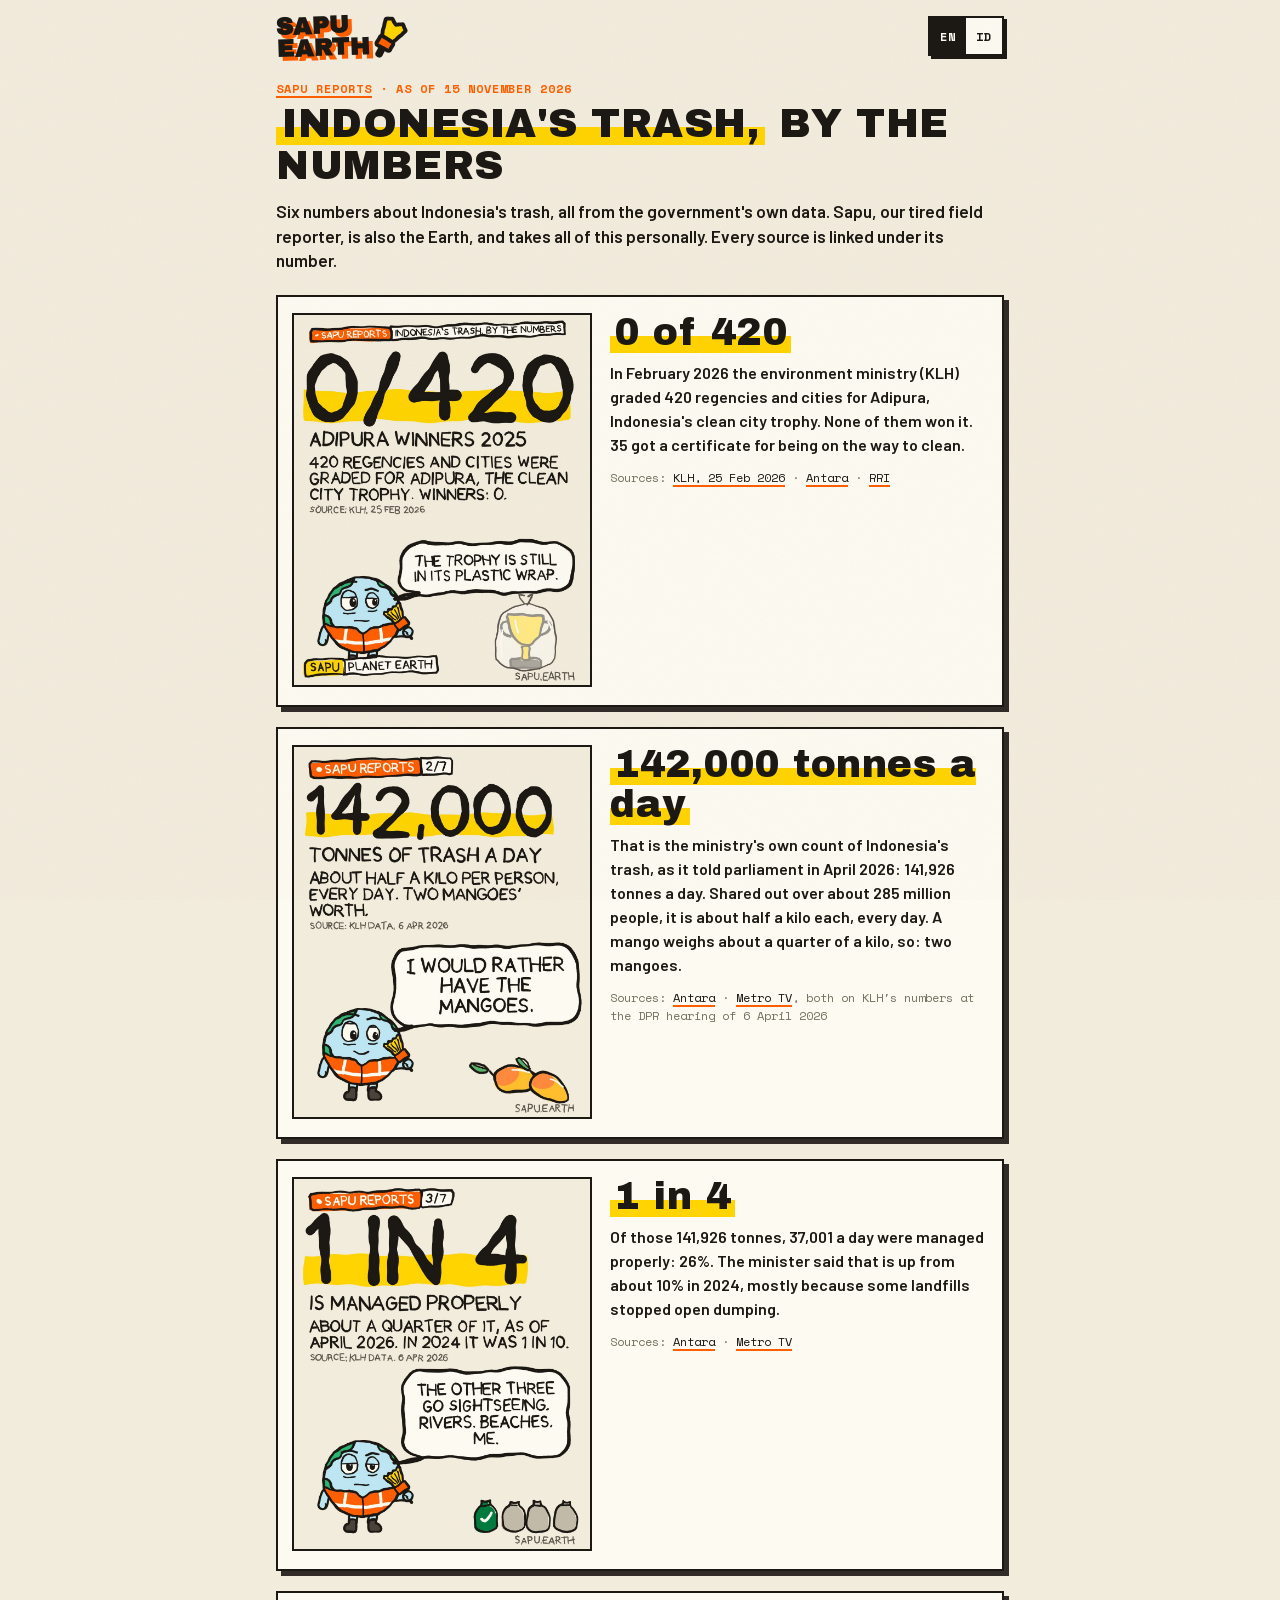
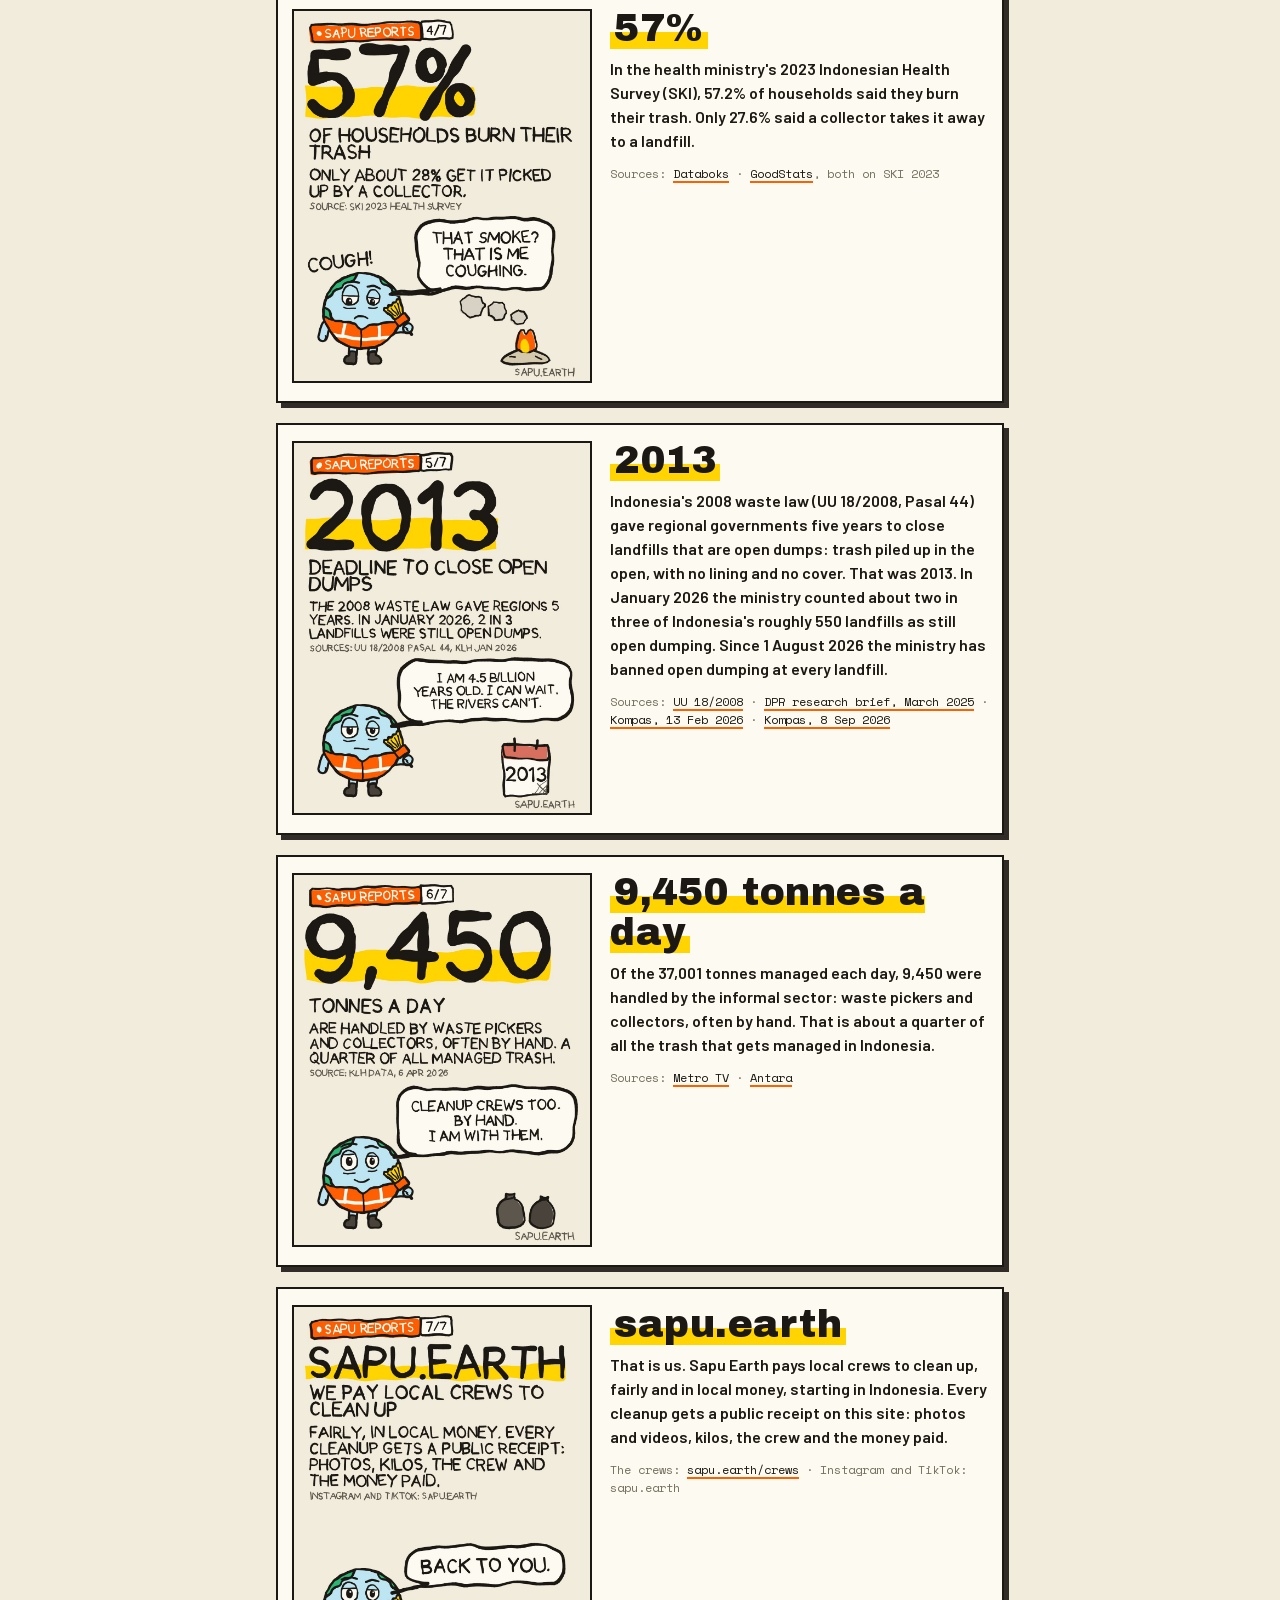
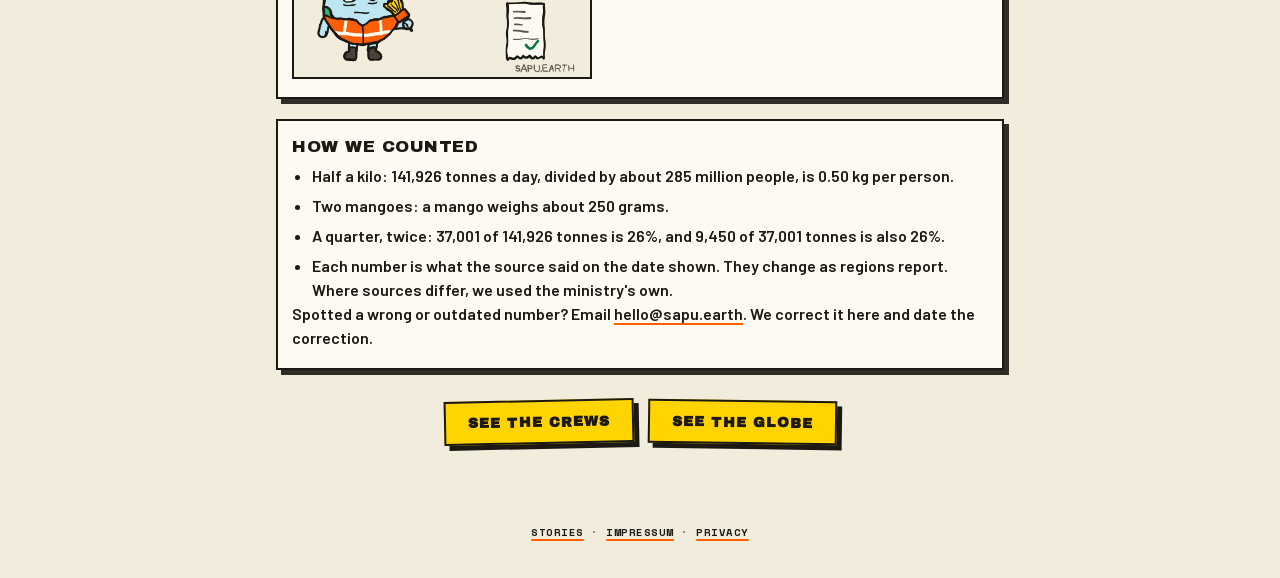
<file: stories/trash-in-numbers/index.html>
<!doctype html>
<html lang="en">
<head>
<meta charset="utf-8">
<meta name="viewport" content="width=device-width, initial-scale=1">
<title>Indonesia's trash, by the numbers · Sapu Earth</title>
<meta name="description" content="Sapu reports: 0 of 420 regions won Indonesia's clean city trophy, 142,000 tonnes of trash a day, about 1 in 4 managed properly. Six numbers, all from the government's own data, with sources.">
<link rel="canonical" href="https://sapu.earth/stories/trash-in-numbers/">
<link rel="alternate" hreflang="en" href="https://sapu.earth/stories/trash-in-numbers/">
<link rel="alternate" hreflang="id" href="https://sapu.earth/stories/trash-in-numbers/id/">
<link rel="alternate" hreflang="x-default" href="https://sapu.earth/stories/trash-in-numbers/">
<meta property="og:type" content="article">
<meta property="og:site_name" content="Sapu Earth">
<meta property="og:title" content="0 of 420 regions won Indonesia's clean city trophy">
<meta property="og:description" content="Sapu reports: Indonesia's trash, by the numbers. Six numbers, all from the government's own data, with sources.">
<meta property="og:url" content="https://sapu.earth/stories/trash-in-numbers/">
<meta property="og:image" content="https://sapu.earth/stories/trash-in-numbers/img/card-en.jpg">
<meta property="og:image:type" content="image/jpeg">
<meta property="og:image:width" content="1200">
<meta property="og:image:height" content="630">
<meta property="og:image:alt" content="0/420, Adipura winners 2025. Sapu, a tired cartoon planet in a high-vis vest, looks on.">
<meta property="og:locale" content="en_GB">
<meta property="og:locale:alternate" content="id_ID">
<meta name="twitter:card" content="summary_large_image">
<meta name="twitter:title" content="0 of 420 regions won Indonesia's clean city trophy">
<meta name="twitter:description" content="Sapu reports: Indonesia's trash, by the numbers. Six numbers, all from the government's own data, with sources.">
<meta name="twitter:image" content="https://sapu.earth/stories/trash-in-numbers/img/card-en.jpg">
<meta name="referrer" content="strict-origin-when-cross-origin">
<meta name="theme-color" content="#f2ecdd">
<link rel="icon" href="/site/brand/sapu-sketch/favicon-32.png" sizes="32x32" type="image/png">
<link rel="icon" href="/site/brand/sapu-sketch/favicon.svg" type="image/svg+xml">
<link rel="apple-touch-icon" href="/site/brand/sapu-sketch/apple-touch-icon.png">
<link rel="stylesheet" href="/site/fonts.css">
<link rel="stylesheet" href="/site/styles.css">
<link rel="stylesheet" href="/site/forms.css">
</head>
<body class="form-page">
<header class="fp-top">
  <a class="logo logo-sm" href="/">SAPU<br>EARTH</a>
  <nav class="lang" aria-label="Language"><a href="/stories/trash-in-numbers/" aria-current="page">EN</a><a href="/stories/trash-in-numbers/id/" hreflang="id" lang="id">ID</a></nav>
</header>

<!-- A story of Sapu Reports (docs/stories.md). Every number says exactly what its source says, and each source is
     linked under its number. The Indonesian page (id/) says the same. The slides come from SLIDES in
     assets/brand/sapu-sketch/sapu-sketch.html (node assets/brand/sapu-sketch/render.mjs slides). No script on this page. -->
<main class="fp-main">
  <p class="story-kicker"><a href="/stories/">SAPU REPORTS</a> · AS OF 15 NOVEMBER 2026</p>
  <h1 class="fp-title"><mark>INDONESIA'S TRASH,</mark> BY THE NUMBERS</h1>
  <p class="story-lede">Six numbers about Indonesia's trash, all from the government's own data. Sapu, our tired field reporter, is also the Earth, and takes all of this personally. Every source is linked under its number.</p>

  <section class="panel story-num" id="adipura" aria-labelledby="adipura-h">
    <img class="story-slide" src="/stories/trash-in-numbers/img/en-1.jpg" width="1080" height="1350" alt="Slide 1 of 7: 0/420. Sapu looks sideways at a trophy that is still in its plastic wrap. Sapu: “The trophy is still in its plastic wrap.”">
    <div>
      <h2 class="story-h" id="adipura-h"><mark>0 of 420</mark></h2>
      <p>In February 2026 the environment ministry (KLH) graded 420 regencies and cities for Adipura, Indonesia's clean city trophy. None of them won it. 35 got a certificate for being on the way to clean.</p>
      <p class="hint story-src">Sources: <a href="https://kemenlh.go.id/news/detail/klhbplh-tetapkan-hasil-penilaian-kinerja-pengelolaan-sampah-kabupatenkota-tahun-2025" rel="noopener" target="_blank">KLH, 25 Feb 2026</a> · <a href="https://megapolitan.antaranews.com/berita/505986/menteri-lh-nyatakan-tak-ada-daerah-yang-raih-predikat-adipura-2025" rel="noopener" target="_blank">Antara</a> · <a href="https://rri.co.id/nasional/2214421/klh-umumkan-belum-ada-kabupatenkota-peraih-adipura" rel="noopener" target="_blank">RRI</a></p>
    </div>
  </section>

  <section class="panel story-num" id="tonnes" aria-labelledby="tonnes-h">
    <img class="story-slide" src="/stories/trash-in-numbers/img/en-2.jpg" width="1080" height="1350" alt="Slide 2 of 7: 142,000 tonnes of trash a day. Sapu smiles at two mangoes. Sapu: “I would rather have the mangoes.”" loading="lazy">
    <div>
      <h2 class="story-h" id="tonnes-h"><mark>142,000 tonnes a day</mark></h2>
      <p>That is the ministry's own count of Indonesia's trash, as it told parliament in April 2026: 141,926 tonnes a day. Shared out over about 285 million people, it is about half a kilo each, every day. A mango weighs about a quarter of a kilo, so: two mangoes.</p>
      <p class="hint story-src">Sources: <a href="https://www.antaranews.com/berita/5513585/menteri-lh-tingkat-pengelolaan-sampah-26-persen-naik-dibanding-2024" rel="noopener" target="_blank">Antara</a> · <a href="https://www.metrotvnews.com/read/bzGCeDdY-menteri-lh-sebut-tingkat-pengelolaan-sampah-naik-jadi-26" rel="noopener" target="_blank">Metro TV</a>, both on KLH's numbers at the DPR hearing of 6 April 2026</p>
    </div>
  </section>

  <section class="panel story-num" id="managed" aria-labelledby="managed-h">
    <img class="story-slide" src="/stories/trash-in-numbers/img/en-3.jpg" width="1080" height="1350" alt="Slide 3 of 7: 1 in 4 is managed properly. Four sacks, one green with a tick, three grey. Sapu: “The other three go sightseeing. Rivers. Beaches. Me.”" loading="lazy">
    <div>
      <h2 class="story-h" id="managed-h"><mark>1 in 4</mark></h2>
      <p>Of those 141,926 tonnes, 37,001 a day were managed properly: 26%. The minister said that is up from about 10% in 2024, mostly because some landfills stopped open dumping.</p>
      <p class="hint story-src">Sources: <a href="https://www.antaranews.com/berita/5513585/menteri-lh-tingkat-pengelolaan-sampah-26-persen-naik-dibanding-2024" rel="noopener" target="_blank">Antara</a> · <a href="https://www.metrotvnews.com/read/bzGCeDdY-menteri-lh-sebut-tingkat-pengelolaan-sampah-naik-jadi-26" rel="noopener" target="_blank">Metro TV</a></p>
    </div>
  </section>

  <section class="panel story-num" id="burned" aria-labelledby="burned-h">
    <img class="story-slide" src="/stories/trash-in-numbers/img/en-4.jpg" width="1080" height="1350" alt="Slide 4 of 7: 57% of households burn their trash. Smoke from a small fire drifts over to Sapu, who coughs. Sapu: “That smoke? That is me coughing.”" loading="lazy">
    <div>
      <h2 class="story-h" id="burned-h"><mark>57%</mark></h2>
      <p>In the health ministry's 2023 Indonesian Health Survey (SKI), 57.2% of households said they burn their trash. Only 27.6% said a collector takes it away to a landfill.</p>
      <p class="hint story-src">Sources: <a href="https://databoks.katadata.co.id/lingkungan/statistik/6879d6ad78a46/mayoritas-rumah-tangga-indonesia-tak-kelola-sampah-dengan-baik" rel="noopener" target="_blank">Databoks</a> · <a href="https://data.goodstats.id/statistic/menguak-kebiasaan-pengelolaan-sampah-rumah-tangga-di-indonesia-2023-TiNH4" rel="noopener" target="_blank">GoodStats</a>, both on SKI 2023</p>
    </div>
  </section>

  <section class="panel story-num" id="deadline" aria-labelledby="deadline-h">
    <img class="story-slide" src="/stories/trash-in-numbers/img/en-5.jpg" width="1080" height="1350" alt="Slide 5 of 7: 2013, the deadline to close open dumps. A 2013 calendar with a spider web. Sapu: “I am 4.5 billion years old. I can wait. The rivers can't.”" loading="lazy">
    <div>
      <h2 class="story-h" id="deadline-h"><mark>2013</mark></h2>
      <p>Indonesia's 2008 waste law (UU 18/2008, Pasal 44) gave regional governments five years to close landfills that are open dumps: trash piled up in the open, with no lining and no cover. That was 2013. In January 2026 the ministry counted about two in three of Indonesia's roughly 550 landfills as still open dumping. Since 1 August 2026 the ministry has banned open dumping at every landfill.</p>
      <p class="hint story-src">Sources: <a href="https://peraturan.go.id/files/UU%2018%20Tahun%202008.pdf" rel="noopener" target="_blank">UU 18/2008</a> · <a href="https://berkas.dpr.go.id/pusaka/files/info_singkat/Info%20Singkat-XVII-5-I-P3DI-Maret-2025-223.pdf" rel="noopener" target="_blank">DPR research brief, March 2025</a> · <a href="https://lestari.kompas.com/read/2026/02/13/184300086/66-persen-tpa-open-dumping-masa-operasionalnya-capai-batas-maksimal" rel="noopener" target="_blank">Kompas, 13 Feb 2026</a> · <a href="https://lestari.kompas.com/read/2026/09/08/103000586/banyak-tpa-masih-terbakar-selama-el-ni-o-dan-musim-kemarau-meski-praktik" rel="noopener" target="_blank">Kompas, 8 Sep 2026</a></p>
    </div>
  </section>

  <section class="panel story-num" id="by-hand" aria-labelledby="by-hand-h">
    <img class="story-slide" src="/stories/trash-in-numbers/img/en-6.jpg" width="1080" height="1350" alt="Slide 6 of 7: 9,450 tonnes a day, handled by waste pickers and collectors. Sapu smiles next to two full sacks. Sapu: “Cleanup crews too. By hand. I am with them.”" loading="lazy">
    <div>
      <h2 class="story-h" id="by-hand-h"><mark>9,450 tonnes a day</mark></h2>
      <p>Of the 37,001 tonnes managed each day, 9,450 were handled by the informal sector: waste pickers and collectors, often by hand. That is about a quarter of all the trash that gets managed in Indonesia.</p>
      <p class="hint story-src">Sources: <a href="https://www.metrotvnews.com/read/bzGCeDdY-menteri-lh-sebut-tingkat-pengelolaan-sampah-naik-jadi-26" rel="noopener" target="_blank">Metro TV</a> · <a href="https://www.antaranews.com/berita/5513585/menteri-lh-tingkat-pengelolaan-sampah-26-persen-naik-dibanding-2024" rel="noopener" target="_blank">Antara</a></p>
    </div>
  </section>

  <section class="panel story-num" id="us" aria-labelledby="us-h">
    <img class="story-slide" src="/stories/trash-in-numbers/img/en-7.jpg" width="1080" height="1350" alt="Slide 7 of 7: sapu.earth, we pay local crews to clean up. A paper receipt with a green tick. Sapu: “Back to you.”" loading="lazy">
    <div>
      <h2 class="story-h" id="us-h"><mark>sapu.earth</mark></h2>
      <p>That is us. Sapu Earth pays local crews to clean up, fairly and in local money, starting in Indonesia. Every cleanup gets a public receipt on this site: photos and videos, kilos, the crew and the money paid.</p>
      <p class="hint story-src">The crews: <a href="/crews">sapu.earth/crews</a> · Instagram and TikTok: sapu.earth</p>
    </div>
  </section>

  <section class="panel story-notes" id="how">
    <h2 class="panel-title">HOW WE COUNTED</h2>
    <ul>
      <li>Half a kilo: 141,926 tonnes a day, divided by about 285 million people, is 0.50 kg per person.</li>
      <li>Two mangoes: a mango weighs about 250 grams.</li>
      <li>A quarter, twice: 37,001 of 141,926 tonnes is 26%, and 9,450 of 37,001 tonnes is also 26%.</li>
      <li>Each number is what the source said on the date shown. They change as regions report. Where sources differ, we used the ministry's own.</li>
    </ul>
    <p>Spotted a wrong or outdated number? Email <a href="mailto:hello@sapu.earth">hello@sapu.earth</a>. We correct it here and date the correction.</p>
  </section>

  <p class="fp-foot"><a class="btn" href="/crews">SEE THE CREWS</a> <a class="btn" href="/">SEE THE GLOBE</a></p>
</main>
<footer>
  <p><a href="/stories/">STORIES</a> · <a href="/impressum/">IMPRESSUM</a> · <a href="/impressum/#privacy">PRIVACY</a></p>
</footer>
</body>
</html>
</file>
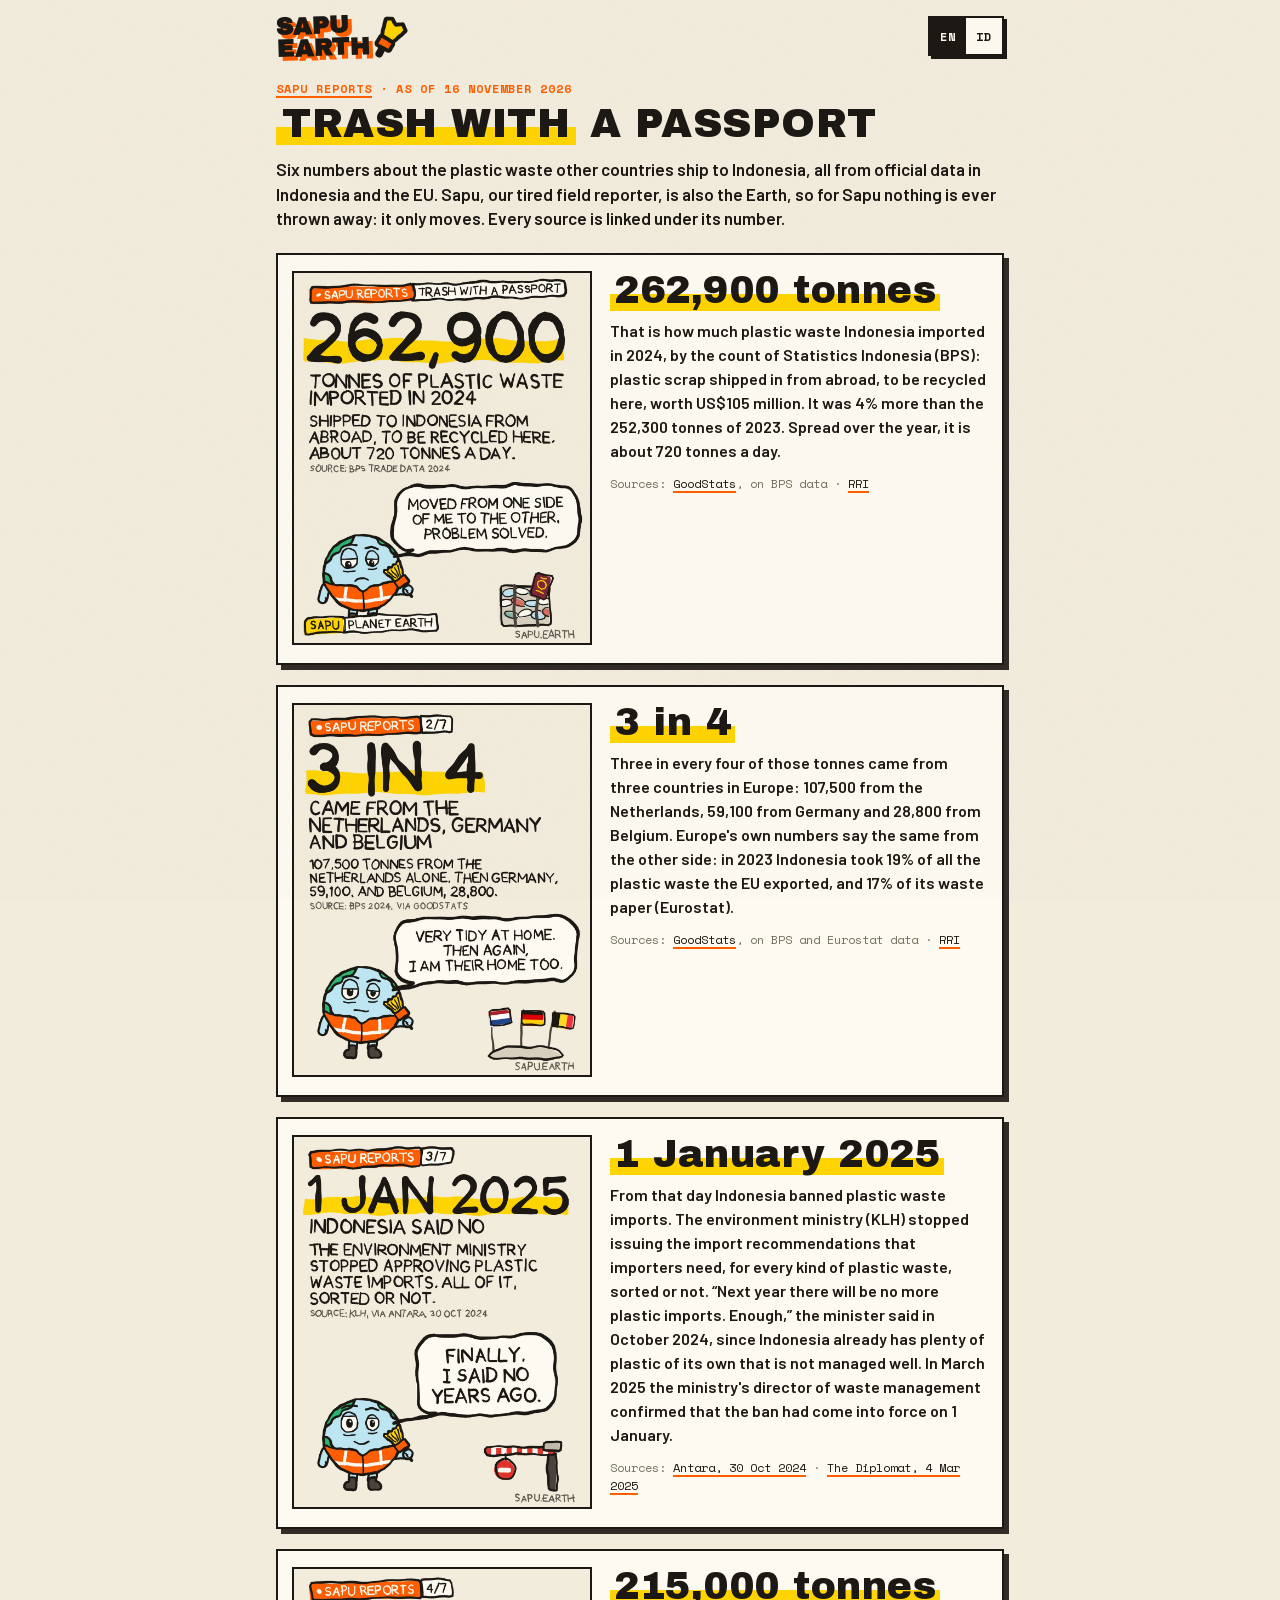
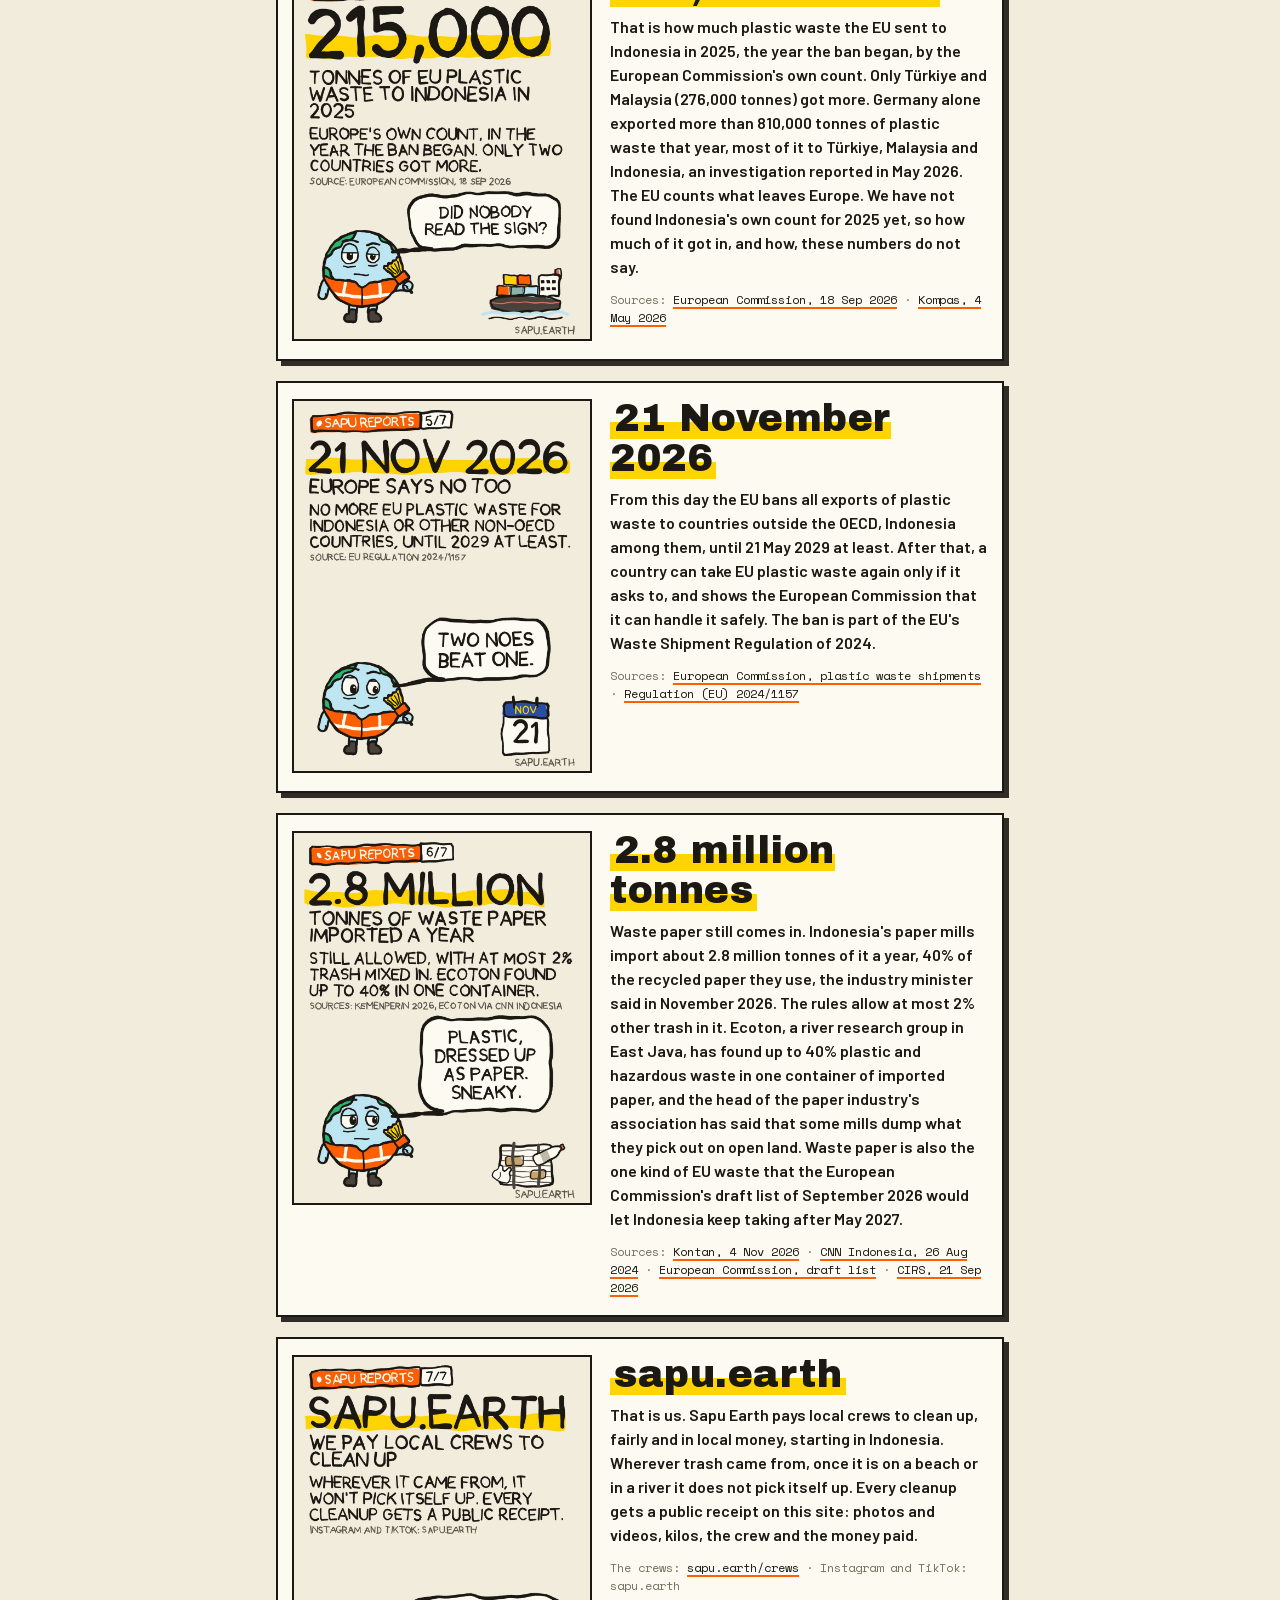
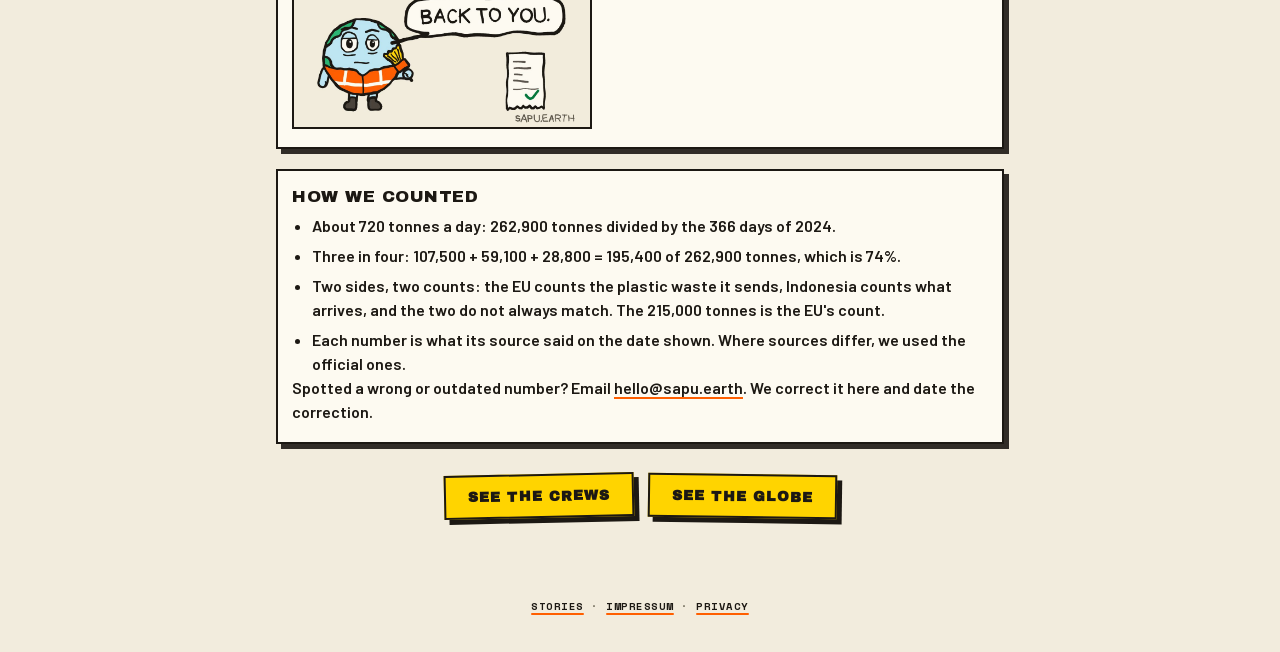
<file: stories/trash-with-a-passport/index.html>
<!doctype html>
<html lang="en">
<head>
<meta charset="utf-8">
<meta name="viewport" content="width=device-width, initial-scale=1">
<title>Trash with a passport · Sapu Earth</title>
<meta name="description" content="Sapu reports: 262,900 tonnes of plastic waste were shipped to Indonesia in 2024, three in four from the Netherlands, Germany and Belgium. Indonesia said no from 2025, and the EU's own ban starts on 21 November 2026. Six official numbers, with sources.">
<link rel="canonical" href="https://sapu.earth/stories/trash-with-a-passport/">
<link rel="alternate" hreflang="en" href="https://sapu.earth/stories/trash-with-a-passport/">
<link rel="alternate" hreflang="id" href="https://sapu.earth/stories/trash-with-a-passport/id/">
<link rel="alternate" hreflang="x-default" href="https://sapu.earth/stories/trash-with-a-passport/">
<meta property="og:type" content="article">
<meta property="og:site_name" content="Sapu Earth">
<meta property="og:title" content="262,900 tonnes of plastic waste shipped to Indonesia in one year">
<meta property="og:description" content="Sapu reports: trash with a passport. Six official numbers on the plastic waste shipped to Indonesia, with sources.">
<meta property="og:url" content="https://sapu.earth/stories/trash-with-a-passport/">
<meta property="og:image" content="https://sapu.earth/stories/trash-with-a-passport/img/card-en.jpg">
<meta property="og:image:type" content="image/jpeg">
<meta property="og:image:width" content="1200">
<meta property="og:image:height" content="630">
<meta property="og:image:alt" content="262,900 tonnes of plastic waste imported in 2024. Sapu, a tired cartoon planet in a high-vis vest, looks on.">
<meta property="og:locale" content="en_GB">
<meta property="og:locale:alternate" content="id_ID">
<meta name="twitter:card" content="summary_large_image">
<meta name="twitter:title" content="262,900 tonnes of plastic waste shipped to Indonesia in one year">
<meta name="twitter:description" content="Sapu reports: trash with a passport. Six official numbers on the plastic waste shipped to Indonesia, with sources.">
<meta name="twitter:image" content="https://sapu.earth/stories/trash-with-a-passport/img/card-en.jpg">
<meta name="referrer" content="strict-origin-when-cross-origin">
<meta name="theme-color" content="#f2ecdd">
<link rel="icon" href="/site/brand/sapu-sketch/favicon-32.png" sizes="32x32" type="image/png">
<link rel="icon" href="/site/brand/sapu-sketch/favicon.svg" type="image/svg+xml">
<link rel="apple-touch-icon" href="/site/brand/sapu-sketch/apple-touch-icon.png">
<link rel="stylesheet" href="/site/fonts.css">
<link rel="stylesheet" href="/site/styles.css">
<link rel="stylesheet" href="/site/forms.css">
</head>
<body class="form-page">
<header class="fp-top">
  <a class="logo logo-sm" href="/">SAPU<br>EARTH</a>
  <nav class="lang" aria-label="Language"><a href="/stories/trash-with-a-passport/" aria-current="page">EN</a><a href="/stories/trash-with-a-passport/id/" hreflang="id" lang="id">ID</a></nav>
</header>

<!-- A story of Sapu Reports (docs/stories.md). Every number says exactly what its source says, and each source is
     linked under its number. The Indonesian page (id/) says the same. The slides come from the second entry of STORIES
     in assets/brand/sapu-sketch/sapu-sketch.html (node assets/brand/sapu-sketch/render.mjs slides). No script on this page. -->
<main class="fp-main">
  <p class="story-kicker"><a href="/stories/">SAPU REPORTS</a> · AS OF 16 NOVEMBER 2026</p>
  <h1 class="fp-title"><mark>TRASH WITH</mark> A PASSPORT</h1>
  <p class="story-lede">Six numbers about the plastic waste other countries ship to Indonesia, all from official data in Indonesia and the EU. Sapu, our tired field reporter, is also the Earth, so for Sapu nothing is ever thrown away: it only moves. Every source is linked under its number.</p>

  <section class="panel story-num" id="imported" aria-labelledby="imported-h">
    <img class="story-slide" src="/stories/trash-with-a-passport/img/en-1.jpg" width="1080" height="1350" alt="Slide 1 of 7: 262,900 tonnes of plastic waste imported in 2024. Next to Sapu, a bale of crushed bottles with a passport tucked in. Sapu: “Moved from one side of me to the other. Problem solved.”">
    <div>
      <h2 class="story-h" id="imported-h"><mark>262,900 tonnes</mark></h2>
      <p>That is how much plastic waste Indonesia imported in 2024, by the count of Statistics Indonesia (BPS): plastic scrap shipped in from abroad, to be recycled here, worth US$105 million. It was 4% more than the 252,300 tonnes of 2023. Spread over the year, it is about 720 tonnes a day.</p>
      <p class="hint story-src">Sources: <a href="https://goodstats.id/article/indonesia-terima-kiriman-sampah-dari-eropa-ada-plastik-hingga-kertas-Tpiyv" rel="noopener" target="_blank">GoodStats</a>, on BPS data · <a href="https://rri.co.id/internasional/1474482/indonesia-jadi-negara-pengimpor-sampah-terbesar-di-dunia" rel="noopener" target="_blank">RRI</a></p>
    </div>
  </section>

  <section class="panel story-num" id="where-from" aria-labelledby="where-from-h">
    <img class="story-slide" src="/stories/trash-with-a-passport/img/en-2.jpg" width="1080" height="1350" alt="Slide 2 of 7: 3 in 4 came from the Netherlands, Germany and Belgium. Their three flags stand in a heap. Sapu: “Very tidy at home. Then again, I am their home too.”" loading="lazy">
    <div>
      <h2 class="story-h" id="where-from-h"><mark>3 in 4</mark></h2>
      <p>Three in every four of those tonnes came from three countries in Europe: 107,500 from the Netherlands, 59,100 from Germany and 28,800 from Belgium. Europe's own numbers say the same from the other side: in 2023 Indonesia took 19% of all the plastic waste the EU exported, and 17% of its waste paper (Eurostat).</p>
      <p class="hint story-src">Sources: <a href="https://goodstats.id/article/indonesia-terima-kiriman-sampah-dari-eropa-ada-plastik-hingga-kertas-Tpiyv" rel="noopener" target="_blank">GoodStats</a>, on BPS and Eurostat data · <a href="https://rri.co.id/internasional/1474482/indonesia-jadi-negara-pengimpor-sampah-terbesar-di-dunia" rel="noopener" target="_blank">RRI</a></p>
    </div>
  </section>

  <section class="panel story-num" id="said-no" aria-labelledby="said-no-h">
    <img class="story-slide" src="/stories/trash-with-a-passport/img/en-3.jpg" width="1080" height="1350" alt="Slide 3 of 7: 1 January 2025, Indonesia said no. A red and white gate, shut, with a no entry sign. Sapu: “Finally. I said no years ago.”" loading="lazy">
    <div>
      <h2 class="story-h" id="said-no-h"><mark>1 January 2025</mark></h2>
      <p>From that day Indonesia banned plastic waste imports. The environment ministry (KLH) stopped issuing the import recommendations that importers need, for every kind of plastic waste, sorted or not. “Next year there will be no more plastic imports. Enough,” the minister said in October 2024, since Indonesia already has plenty of plastic of its own that is not managed well. In March 2025 the ministry's director of waste management confirmed that the ban had come into force on 1 January.</p>
      <p class="hint story-src">Sources: <a href="https://kalsel.antaranews.com/berita/437281/menteri-lh-tidak-ada-lagi-impor-sampah-plastik-pada-2025" rel="noopener" target="_blank">Antara, 30 Oct 2024</a> · <a href="https://thediplomat.com/2025/03/indonesias-ban-on-importing-plastic-waste-met-with-cautious-optimism-from-campaigners/" rel="noopener" target="_blank">The Diplomat, 4 Mar 2025</a></p>
    </div>
  </section>

  <section class="panel story-num" id="still-sent" aria-labelledby="still-sent-h">
    <img class="story-slide" src="/stories/trash-with-a-passport/img/en-4.jpg" width="1080" height="1350" alt="Slide 4 of 7: 215,000 tonnes of EU plastic waste to Indonesia in 2025. A container ship on the waves. Sapu: “Did nobody read the sign?”" loading="lazy">
    <div>
      <h2 class="story-h" id="still-sent-h"><mark>215,000 tonnes</mark></h2>
      <p>That is how much plastic waste the EU sent to Indonesia in 2025, the year the ban began, by the European Commission's own count. Only Türkiye and Malaysia (276,000 tonnes) got more. Germany alone exported more than 810,000 tonnes of plastic waste that year, most of it to Türkiye, Malaysia and Indonesia, an investigation reported in May 2026. The EU counts what leaves Europe. We have not found Indonesia's own count for 2025 yet, so how much of it got in, and how, these numbers do not say.</p>
      <p class="hint story-src">Sources: <a href="https://environment.ec.europa.eu/news/commission-publishes-draft-list-countries-authorised-import-eu-waste-2026-09-18_en" rel="noopener" target="_blank">European Commission, 18 Sep 2026</a> · <a href="https://lestari.kompas.com/read/2026/05/04/103835486/jerman-jadi-pengeskpor-sampah-plastik-terbesar-di-dunia-indonesia-tujuan" rel="noopener" target="_blank">Kompas, 4 May 2026</a></p>
    </div>
  </section>

  <section class="panel story-num" id="eu-ban" aria-labelledby="eu-ban-h">
    <img class="story-slide" src="/stories/trash-with-a-passport/img/en-5.jpg" width="1080" height="1350" alt="Slide 5 of 7: 21 November 2026, Europe says no too. A calendar page: 21 November. Sapu: “Two noes beat one.”" loading="lazy">
    <div>
      <h2 class="story-h" id="eu-ban-h"><mark>21 November 2026</mark></h2>
      <p>From this day the EU bans all exports of plastic waste to countries outside the OECD, Indonesia among them, until 21 May 2029 at least. After that, a country can take EU plastic waste again only if it asks to, and shows the European Commission that it can handle it safely. The ban is part of the EU's Waste Shipment Regulation of 2024.</p>
      <p class="hint story-src">Sources: <a href="https://environment.ec.europa.eu/topics/waste-and-recycling/waste-shipments/plastic-waste-shipments_en" rel="noopener" target="_blank">European Commission, plastic waste shipments</a> · <a href="https://eur-lex.europa.eu/eli/reg/2024/1157/oj" rel="noopener" target="_blank">Regulation (EU) 2024/1157</a></p>
    </div>
  </section>

  <section class="panel story-num" id="paper" aria-labelledby="paper-h">
    <img class="story-slide" src="/stories/trash-with-a-passport/img/en-6.jpg" width="1080" height="1350" alt="Slide 6 of 7: 2.8 million tonnes of waste paper imported a year. A bale of paper with a plastic bottle and a bag poking out. Sapu: “Plastic, dressed up as paper. Sneaky.”" loading="lazy">
    <div>
      <h2 class="story-h" id="paper-h"><mark>2.8 million tonnes</mark></h2>
      <p>Waste paper still comes in. Indonesia's paper mills import about 2.8 million tonnes of it a year, 40% of the recycled paper they use, the industry minister said in November 2026. The rules allow at most 2% other trash in it. Ecoton, a river research group in East Java, has found up to 40% plastic and hazardous waste in one container of imported paper, and the head of the paper industry's association has said that some mills dump what they pick out on open land. Waste paper is also the one kind of EU waste that the European Commission's draft list of September 2026 would let Indonesia keep taking after May 2027.</p>
      <p class="hint story-src">Sources: <a href="https://industri.kontan.co.id/news/industri-kertas-masih-impor-40-bahan-baku-daur-ulang" rel="noopener" target="_blank">Kontan, 4 Nov 2026</a> · <a href="https://www.cnnindonesia.com/nasional/20240826190506-506-1137732/digempur-sampah-impor" rel="noopener" target="_blank">CNN Indonesia, 26 Aug 2024</a> · <a href="https://ec.europa.eu/info/law/better-regulation/have-your-say/initiatives/14861-List-of-non-OECD-countries-authorised-to-import-certain-non-hazardous-waste-from-the-EU_en" rel="noopener" target="_blank">European Commission, draft list</a> · <a href="https://www.cirs-group.com/en/chemicals/eu-publishes-authorized-list-over-20-non-oecd-countries-approved-to-import-specific-non-hazardous-waste" rel="noopener" target="_blank">CIRS, 21 Sep 2026</a></p>
    </div>
  </section>

  <section class="panel story-num" id="us" aria-labelledby="us-h">
    <img class="story-slide" src="/stories/trash-with-a-passport/img/en-7.jpg" width="1080" height="1350" alt="Slide 7 of 7: sapu.earth, we pay local crews to clean up. A paper receipt with a green tick. Sapu: “Back to you.”" loading="lazy">
    <div>
      <h2 class="story-h" id="us-h"><mark>sapu.earth</mark></h2>
      <p>That is us. Sapu Earth pays local crews to clean up, fairly and in local money, starting in Indonesia. Wherever trash came from, once it is on a beach or in a river it does not pick itself up. Every cleanup gets a public receipt on this site: photos and videos, kilos, the crew and the money paid.</p>
      <p class="hint story-src">The crews: <a href="/crews">sapu.earth/crews</a> · Instagram and TikTok: sapu.earth</p>
    </div>
  </section>

  <section class="panel story-notes" id="how">
    <h2 class="panel-title">HOW WE COUNTED</h2>
    <ul>
      <li>About 720 tonnes a day: 262,900 tonnes divided by the 366 days of 2024.</li>
      <li>Three in four: 107,500 + 59,100 + 28,800 = 195,400 of 262,900 tonnes, which is 74%.</li>
      <li>Two sides, two counts: the EU counts the plastic waste it sends, Indonesia counts what arrives, and the two do not always match. The 215,000 tonnes is the EU's count.</li>
      <li>Each number is what its source said on the date shown. Where sources differ, we used the official ones.</li>
    </ul>
    <p>Spotted a wrong or outdated number? Email <a href="mailto:hello@sapu.earth">hello@sapu.earth</a>. We correct it here and date the correction.</p>
  </section>

  <p class="fp-foot"><a class="btn" href="/crews">SEE THE CREWS</a> <a class="btn" href="/">SEE THE GLOBE</a></p>
</main>
<footer>
  <p><a href="/stories/">STORIES</a> · <a href="/impressum/">IMPRESSUM</a> · <a href="/impressum/#privacy">PRIVACY</a></p>
</footer>
</body>
</html>
</file>
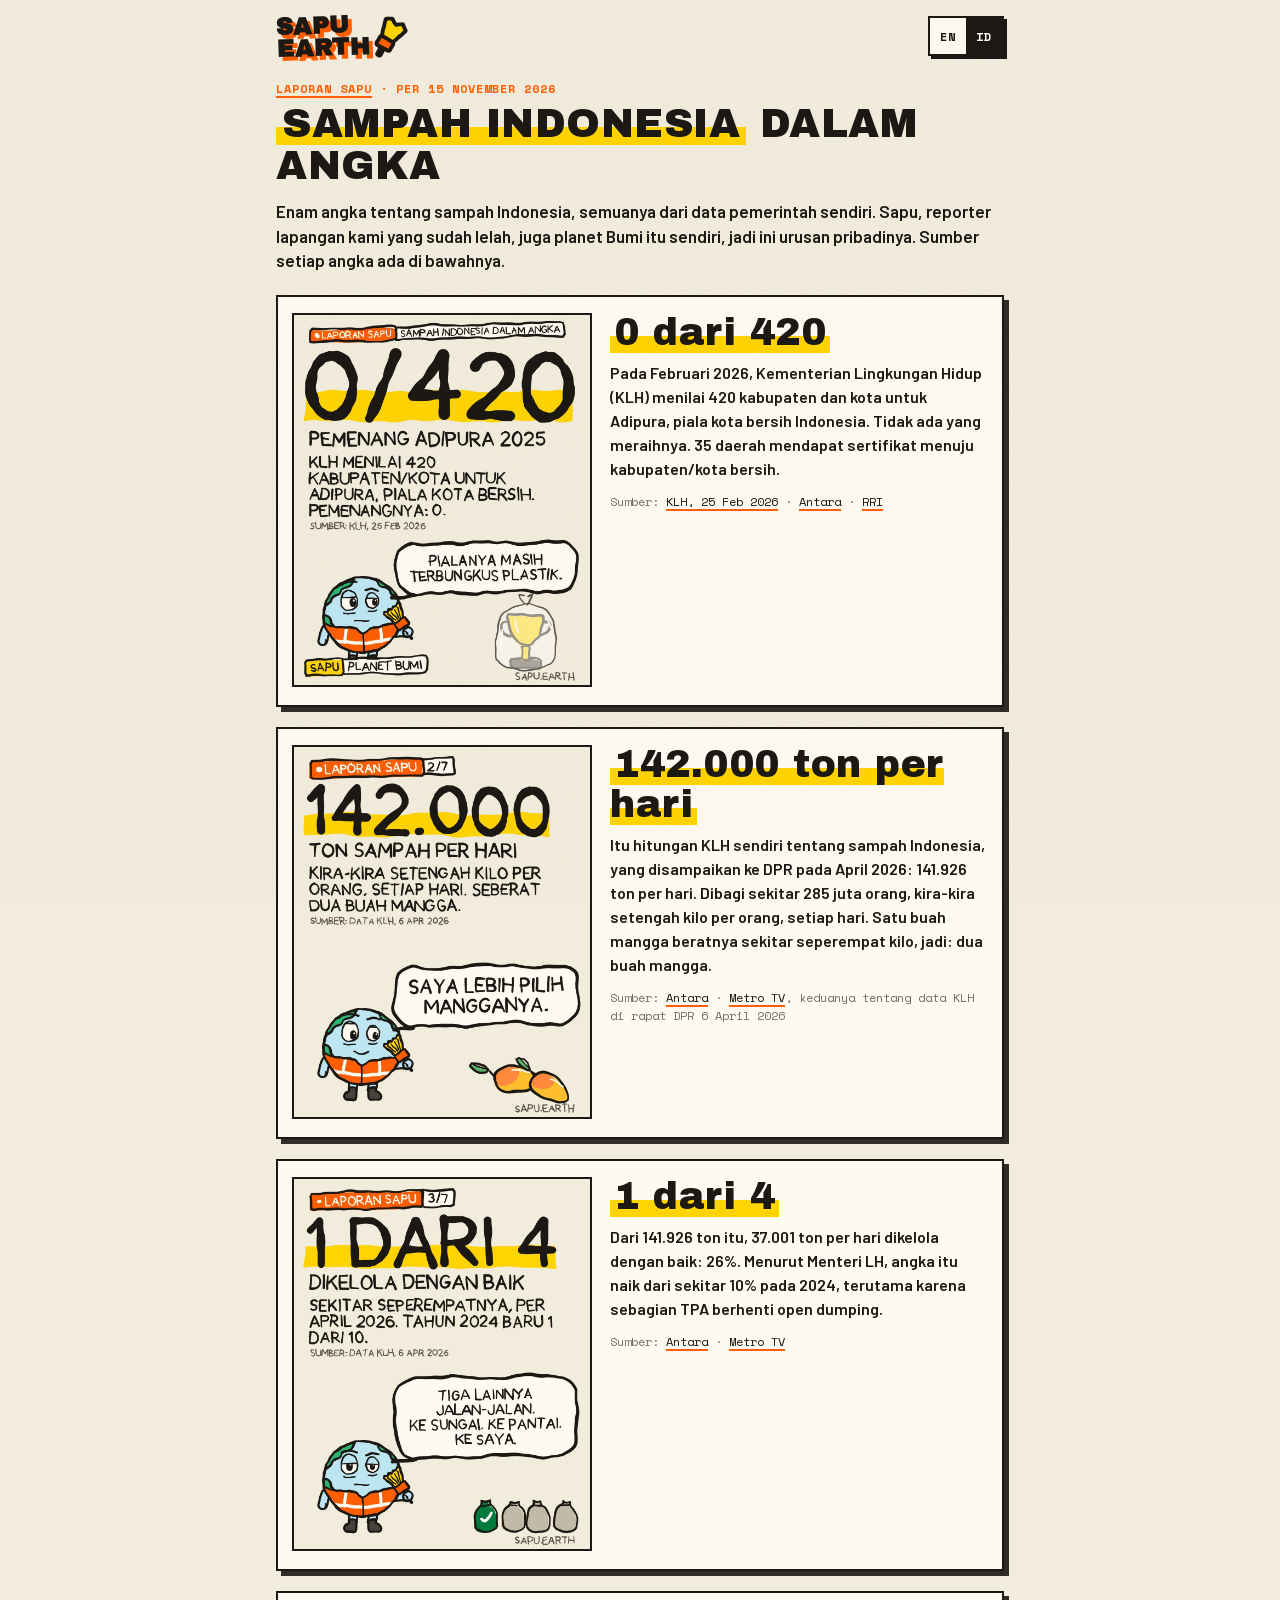
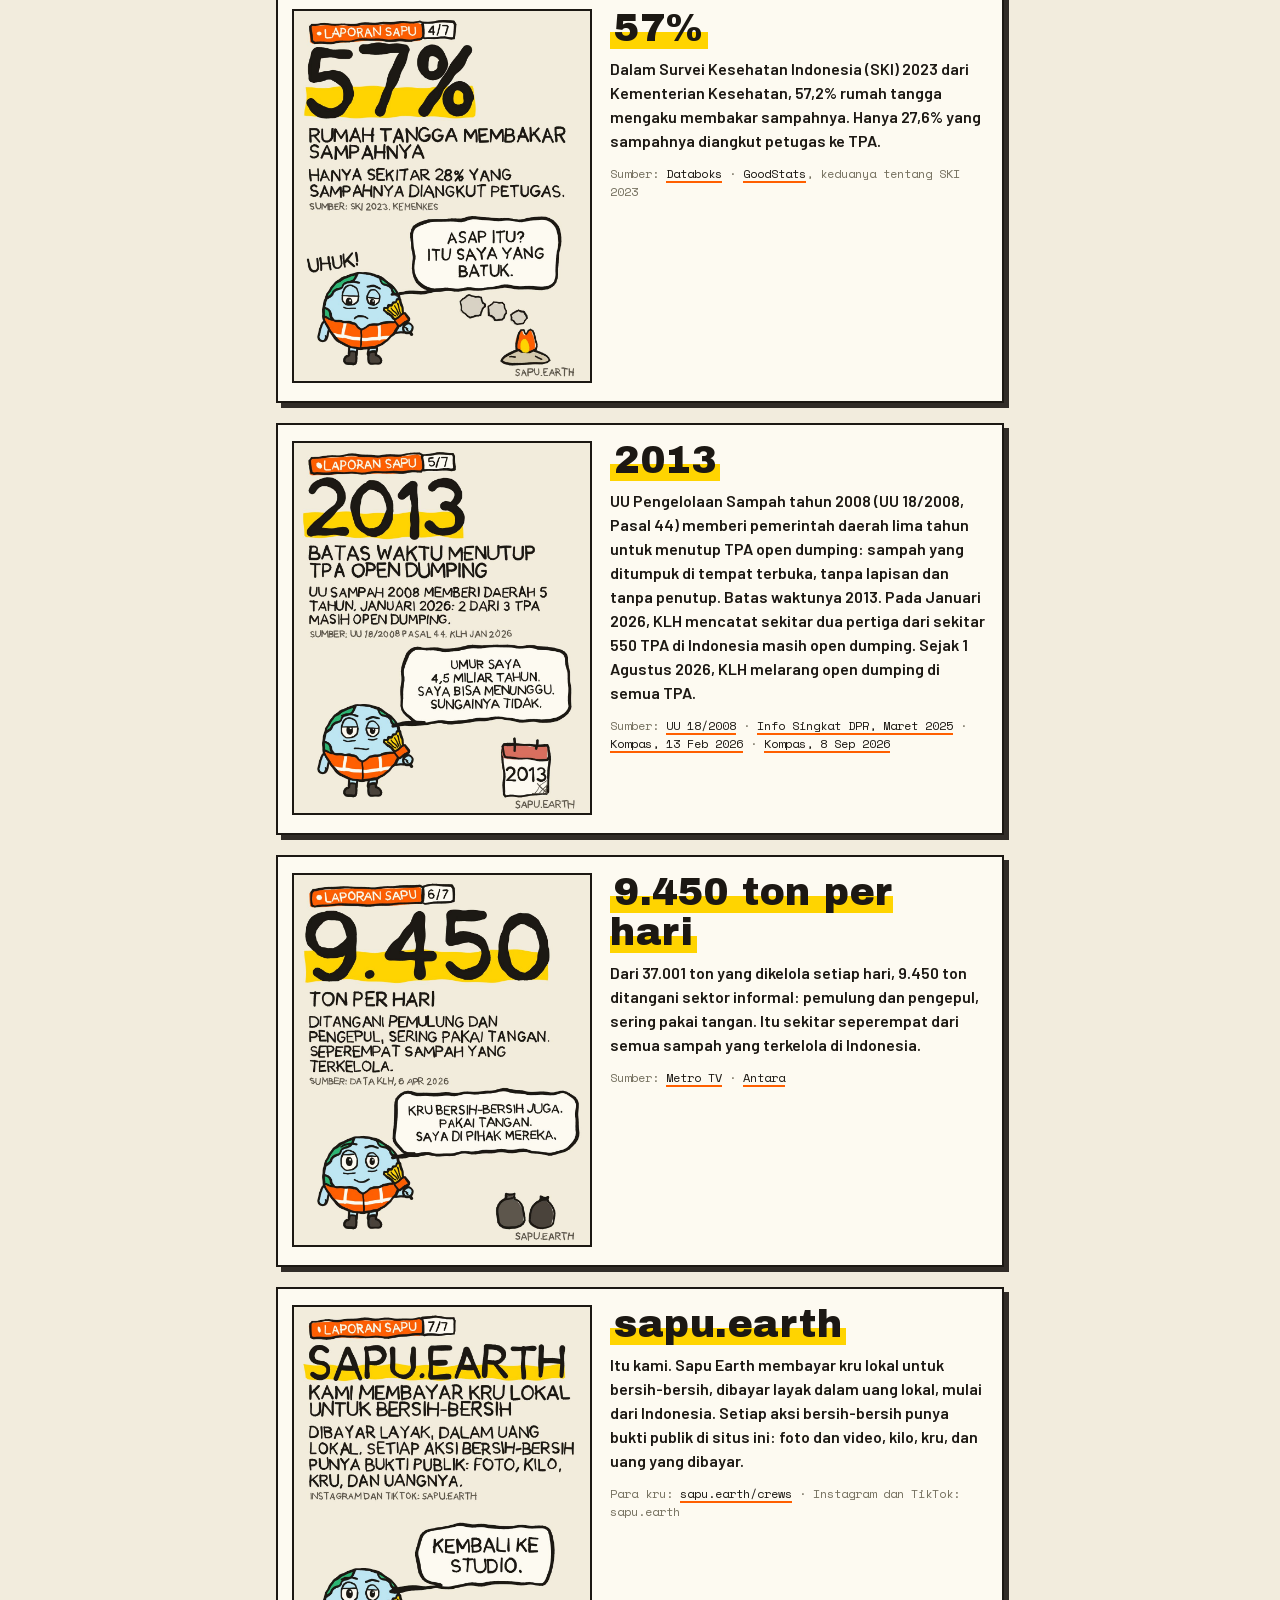
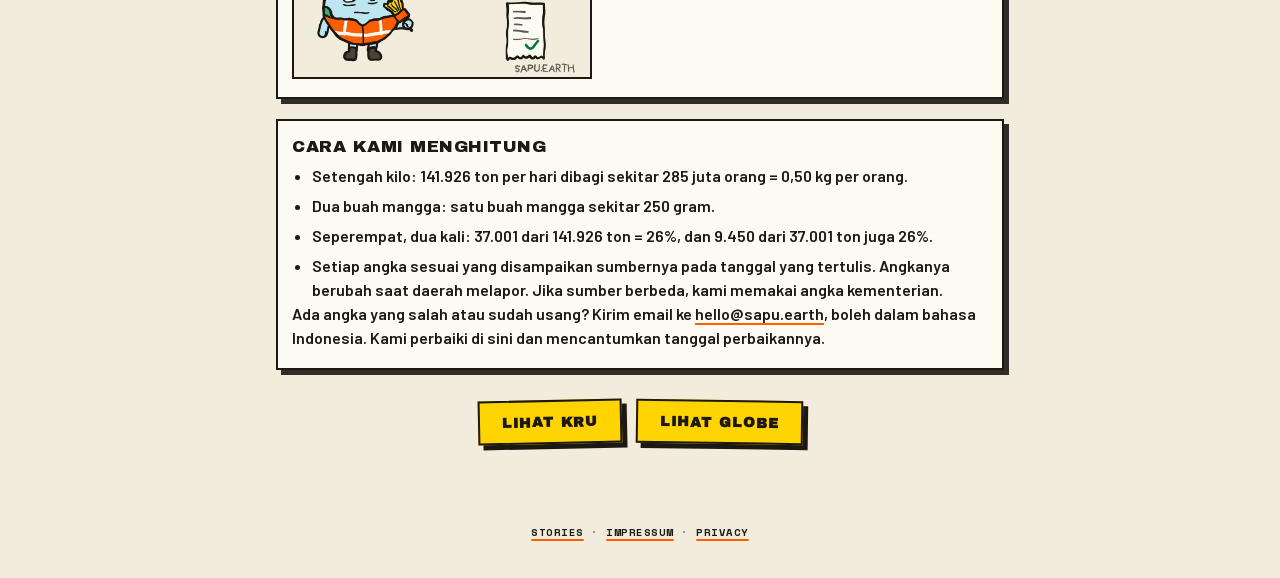
<file: stories/trash-in-numbers/id/index.html>
<!doctype html>
<html lang="id">
<head>
<meta charset="utf-8">
<meta name="viewport" content="width=device-width, initial-scale=1">
<title>Sampah Indonesia dalam angka · Sapu Earth</title>
<meta name="description" content="Laporan Sapu: 0 dari 420 daerah meraih Adipura, 142.000 ton sampah per hari, hanya sekitar 1 dari 4 dikelola dengan baik. Enam angka, semuanya dari data pemerintah sendiri, lengkap dengan sumbernya.">
<link rel="canonical" href="https://sapu.earth/stories/trash-in-numbers/id/">
<link rel="alternate" hreflang="en" href="https://sapu.earth/stories/trash-in-numbers/">
<link rel="alternate" hreflang="id" href="https://sapu.earth/stories/trash-in-numbers/id/">
<link rel="alternate" hreflang="x-default" href="https://sapu.earth/stories/trash-in-numbers/">
<meta property="og:type" content="article">
<meta property="og:site_name" content="Sapu Earth">
<meta property="og:title" content="0 dari 420 daerah meraih Adipura">
<meta property="og:description" content="Laporan Sapu: sampah Indonesia dalam angka. Enam angka, semuanya dari data pemerintah sendiri, lengkap dengan sumbernya.">
<meta property="og:url" content="https://sapu.earth/stories/trash-in-numbers/id/">
<meta property="og:image" content="https://sapu.earth/stories/trash-in-numbers/img/card-id.jpg">
<meta property="og:image:type" content="image/jpeg">
<meta property="og:image:width" content="1200">
<meta property="og:image:height" content="630">
<meta property="og:image:alt" content="0/420, pemenang Adipura 2025. Sapu, planet kartun yang lelah dengan rompi oranye, ikut melihat.">
<meta property="og:locale" content="id_ID">
<meta property="og:locale:alternate" content="en_GB">
<meta name="twitter:card" content="summary_large_image">
<meta name="twitter:title" content="0 dari 420 daerah meraih Adipura">
<meta name="twitter:description" content="Laporan Sapu: sampah Indonesia dalam angka. Enam angka, semuanya dari data pemerintah sendiri, lengkap dengan sumbernya.">
<meta name="twitter:image" content="https://sapu.earth/stories/trash-in-numbers/img/card-id.jpg">
<meta name="referrer" content="strict-origin-when-cross-origin">
<meta name="theme-color" content="#f2ecdd">
<link rel="icon" href="/site/brand/sapu-sketch/favicon-32.png" sizes="32x32" type="image/png">
<link rel="icon" href="/site/brand/sapu-sketch/favicon.svg" type="image/svg+xml">
<link rel="apple-touch-icon" href="/site/brand/sapu-sketch/apple-touch-icon.png">
<link rel="stylesheet" href="/site/fonts.css">
<link rel="stylesheet" href="/site/styles.css">
<link rel="stylesheet" href="/site/forms.css">
</head>
<body class="form-page">
<header class="fp-top">
  <a class="logo logo-sm" href="/">SAPU<br>EARTH</a>
  <nav class="lang" aria-label="Bahasa"><a href="/stories/trash-in-numbers/" hreflang="en" lang="en">EN</a><a href="/stories/trash-in-numbers/id/" aria-current="page">ID</a></nav>
</header>

<!-- The Indonesian page of a story of Sapu Reports (docs/stories.md). It says the same as the English page (../),
     number by number, with the same sources. No script on this page. -->
<main class="fp-main">
  <p class="story-kicker"><a href="/stories/">LAPORAN SAPU</a> · PER 15 NOVEMBER 2026</p>
  <h1 class="fp-title"><mark>SAMPAH INDONESIA</mark> DALAM ANGKA</h1>
  <p class="story-lede">Enam angka tentang sampah Indonesia, semuanya dari data pemerintah sendiri. Sapu, reporter lapangan kami yang sudah lelah, juga planet Bumi itu sendiri, jadi ini urusan pribadinya. Sumber setiap angka ada di bawahnya.</p>

  <section class="panel story-num" id="adipura" aria-labelledby="adipura-h">
    <img class="story-slide" src="/stories/trash-in-numbers/img/id-1.jpg" width="1080" height="1350" alt="Gambar 1 dari 7: 0/420. Sapu melirik piala yang masih terbungkus plastik. Sapu: “Pialanya masih terbungkus plastik.”">
    <div>
      <h2 class="story-h" id="adipura-h"><mark>0 dari 420</mark></h2>
      <p>Pada Februari 2026, Kementerian Lingkungan Hidup (KLH) menilai 420 kabupaten dan kota untuk Adipura, piala kota bersih Indonesia. Tidak ada yang meraihnya. 35 daerah mendapat sertifikat menuju kabupaten/kota bersih.</p>
      <p class="hint story-src">Sumber: <a href="https://kemenlh.go.id/news/detail/klhbplh-tetapkan-hasil-penilaian-kinerja-pengelolaan-sampah-kabupatenkota-tahun-2025" rel="noopener" target="_blank">KLH, 25 Feb 2026</a> · <a href="https://megapolitan.antaranews.com/berita/505986/menteri-lh-nyatakan-tak-ada-daerah-yang-raih-predikat-adipura-2025" rel="noopener" target="_blank">Antara</a> · <a href="https://rri.co.id/nasional/2214421/klh-umumkan-belum-ada-kabupatenkota-peraih-adipura" rel="noopener" target="_blank">RRI</a></p>
    </div>
  </section>

  <section class="panel story-num" id="tonnes" aria-labelledby="tonnes-h">
    <img class="story-slide" src="/stories/trash-in-numbers/img/id-2.jpg" width="1080" height="1350" alt="Gambar 2 dari 7: 142.000 ton sampah per hari. Sapu tersenyum melihat dua buah mangga. Sapu: “Saya lebih pilih mangganya.”" loading="lazy">
    <div>
      <h2 class="story-h" id="tonnes-h"><mark>142.000 ton per hari</mark></h2>
      <p>Itu hitungan KLH sendiri tentang sampah Indonesia, yang disampaikan ke DPR pada April 2026: 141.926 ton per hari. Dibagi sekitar 285 juta orang, kira-kira setengah kilo per orang, setiap hari. Satu buah mangga beratnya sekitar seperempat kilo, jadi: dua buah mangga.</p>
      <p class="hint story-src">Sumber: <a href="https://www.antaranews.com/berita/5513585/menteri-lh-tingkat-pengelolaan-sampah-26-persen-naik-dibanding-2024" rel="noopener" target="_blank">Antara</a> · <a href="https://www.metrotvnews.com/read/bzGCeDdY-menteri-lh-sebut-tingkat-pengelolaan-sampah-naik-jadi-26" rel="noopener" target="_blank">Metro TV</a>, keduanya tentang data KLH di rapat DPR 6 April 2026</p>
    </div>
  </section>

  <section class="panel story-num" id="managed" aria-labelledby="managed-h">
    <img class="story-slide" src="/stories/trash-in-numbers/img/id-3.jpg" width="1080" height="1350" alt="Gambar 3 dari 7: 1 dari 4 dikelola dengan baik. Empat karung, satu hijau dengan centang, tiga abu-abu. Sapu: “Tiga lainnya jalan-jalan. Ke sungai. Ke pantai. Ke saya.”" loading="lazy">
    <div>
      <h2 class="story-h" id="managed-h"><mark>1 dari 4</mark></h2>
      <p>Dari 141.926 ton itu, 37.001 ton per hari dikelola dengan baik: 26%. Menurut Menteri LH, angka itu naik dari sekitar 10% pada 2024, terutama karena sebagian TPA berhenti open dumping.</p>
      <p class="hint story-src">Sumber: <a href="https://www.antaranews.com/berita/5513585/menteri-lh-tingkat-pengelolaan-sampah-26-persen-naik-dibanding-2024" rel="noopener" target="_blank">Antara</a> · <a href="https://www.metrotvnews.com/read/bzGCeDdY-menteri-lh-sebut-tingkat-pengelolaan-sampah-naik-jadi-26" rel="noopener" target="_blank">Metro TV</a></p>
    </div>
  </section>

  <section class="panel story-num" id="burned" aria-labelledby="burned-h">
    <img class="story-slide" src="/stories/trash-in-numbers/img/id-4.jpg" width="1080" height="1350" alt="Gambar 4 dari 7: 57% rumah tangga membakar sampahnya. Asap dari api kecil melayang ke arah Sapu, yang terbatuk. Sapu: “Asap itu? Itu saya yang batuk.”" loading="lazy">
    <div>
      <h2 class="story-h" id="burned-h"><mark>57%</mark></h2>
      <p>Dalam Survei Kesehatan Indonesia (SKI) 2023 dari Kementerian Kesehatan, 57,2% rumah tangga mengaku membakar sampahnya. Hanya 27,6% yang sampahnya diangkut petugas ke TPA.</p>
      <p class="hint story-src">Sumber: <a href="https://databoks.katadata.co.id/lingkungan/statistik/6879d6ad78a46/mayoritas-rumah-tangga-indonesia-tak-kelola-sampah-dengan-baik" rel="noopener" target="_blank">Databoks</a> · <a href="https://data.goodstats.id/statistic/menguak-kebiasaan-pengelolaan-sampah-rumah-tangga-di-indonesia-2023-TiNH4" rel="noopener" target="_blank">GoodStats</a>, keduanya tentang SKI 2023</p>
    </div>
  </section>

  <section class="panel story-num" id="deadline" aria-labelledby="deadline-h">
    <img class="story-slide" src="/stories/trash-in-numbers/img/id-5.jpg" width="1080" height="1350" alt="Gambar 5 dari 7: 2013, batas waktu menutup TPA open dumping. Kalender 2013 dengan sarang laba-laba. Sapu: “Umur saya 4,5 miliar tahun. Saya bisa menunggu. Sungainya tidak.”" loading="lazy">
    <div>
      <h2 class="story-h" id="deadline-h"><mark>2013</mark></h2>
      <p>UU Pengelolaan Sampah tahun 2008 (UU 18/2008, Pasal 44) memberi pemerintah daerah lima tahun untuk menutup TPA open dumping: sampah yang ditumpuk di tempat terbuka, tanpa lapisan dan tanpa penutup. Batas waktunya 2013. Pada Januari 2026, KLH mencatat sekitar dua pertiga dari sekitar 550 TPA di Indonesia masih open dumping. Sejak 1 Agustus 2026, KLH melarang open dumping di semua TPA.</p>
      <p class="hint story-src">Sumber: <a href="https://peraturan.go.id/files/UU%2018%20Tahun%202008.pdf" rel="noopener" target="_blank">UU 18/2008</a> · <a href="https://berkas.dpr.go.id/pusaka/files/info_singkat/Info%20Singkat-XVII-5-I-P3DI-Maret-2025-223.pdf" rel="noopener" target="_blank">Info Singkat DPR, Maret 2025</a> · <a href="https://lestari.kompas.com/read/2026/02/13/184300086/66-persen-tpa-open-dumping-masa-operasionalnya-capai-batas-maksimal" rel="noopener" target="_blank">Kompas, 13 Feb 2026</a> · <a href="https://lestari.kompas.com/read/2026/09/08/103000586/banyak-tpa-masih-terbakar-selama-el-ni-o-dan-musim-kemarau-meski-praktik" rel="noopener" target="_blank">Kompas, 8 Sep 2026</a></p>
    </div>
  </section>

  <section class="panel story-num" id="by-hand" aria-labelledby="by-hand-h">
    <img class="story-slide" src="/stories/trash-in-numbers/img/id-6.jpg" width="1080" height="1350" alt="Gambar 6 dari 7: 9.450 ton per hari, ditangani pemulung dan pengepul. Sapu tersenyum di samping dua karung penuh. Sapu: “Kru bersih-bersih juga. Pakai tangan. Saya di pihak mereka.”" loading="lazy">
    <div>
      <h2 class="story-h" id="by-hand-h"><mark>9.450 ton per hari</mark></h2>
      <p>Dari 37.001 ton yang dikelola setiap hari, 9.450 ton ditangani sektor informal: pemulung dan pengepul, sering pakai tangan. Itu sekitar seperempat dari semua sampah yang terkelola di Indonesia.</p>
      <p class="hint story-src">Sumber: <a href="https://www.metrotvnews.com/read/bzGCeDdY-menteri-lh-sebut-tingkat-pengelolaan-sampah-naik-jadi-26" rel="noopener" target="_blank">Metro TV</a> · <a href="https://www.antaranews.com/berita/5513585/menteri-lh-tingkat-pengelolaan-sampah-26-persen-naik-dibanding-2024" rel="noopener" target="_blank">Antara</a></p>
    </div>
  </section>

  <section class="panel story-num" id="us" aria-labelledby="us-h">
    <img class="story-slide" src="/stories/trash-in-numbers/img/id-7.jpg" width="1080" height="1350" alt="Gambar 7 dari 7: sapu.earth, kami membayar kru lokal untuk bersih-bersih. Selembar bukti pembayaran dengan centang hijau. Sapu: “Kembali ke studio.”" loading="lazy">
    <div>
      <h2 class="story-h" id="us-h"><mark>sapu.earth</mark></h2>
      <p>Itu kami. Sapu Earth membayar kru lokal untuk bersih-bersih, dibayar layak dalam uang lokal, mulai dari Indonesia. Setiap aksi bersih-bersih punya bukti publik di situs ini: foto dan video, kilo, kru, dan uang yang dibayar.</p>
      <p class="hint story-src">Para kru: <a href="/crews">sapu.earth/crews</a> · Instagram dan TikTok: sapu.earth</p>
    </div>
  </section>

  <section class="panel story-notes" id="how">
    <h2 class="panel-title">CARA KAMI MENGHITUNG</h2>
    <ul>
      <li>Setengah kilo: 141.926 ton per hari dibagi sekitar 285 juta orang = 0,50 kg per orang.</li>
      <li>Dua buah mangga: satu buah mangga sekitar 250 gram.</li>
      <li>Seperempat, dua kali: 37.001 dari 141.926 ton = 26%, dan 9.450 dari 37.001 ton juga 26%.</li>
      <li>Setiap angka sesuai yang disampaikan sumbernya pada tanggal yang tertulis. Angkanya berubah saat daerah melapor. Jika sumber berbeda, kami memakai angka kementerian.</li>
    </ul>
    <p>Ada angka yang salah atau sudah usang? Kirim email ke <a href="mailto:hello@sapu.earth">hello@sapu.earth</a>, boleh dalam bahasa Indonesia. Kami perbaiki di sini dan mencantumkan tanggal perbaikannya.</p>
  </section>

  <p class="fp-foot"><a class="btn" href="/crews">LIHAT KRU</a> <a class="btn" href="/">LIHAT GLOBE</a></p>
</main>
<footer>
  <p><a href="/stories/">STORIES</a> · <a href="/impressum/">IMPRESSUM</a> · <a href="/impressum/#privacy">PRIVACY</a></p>
</footer>
</body>
</html>
</file>
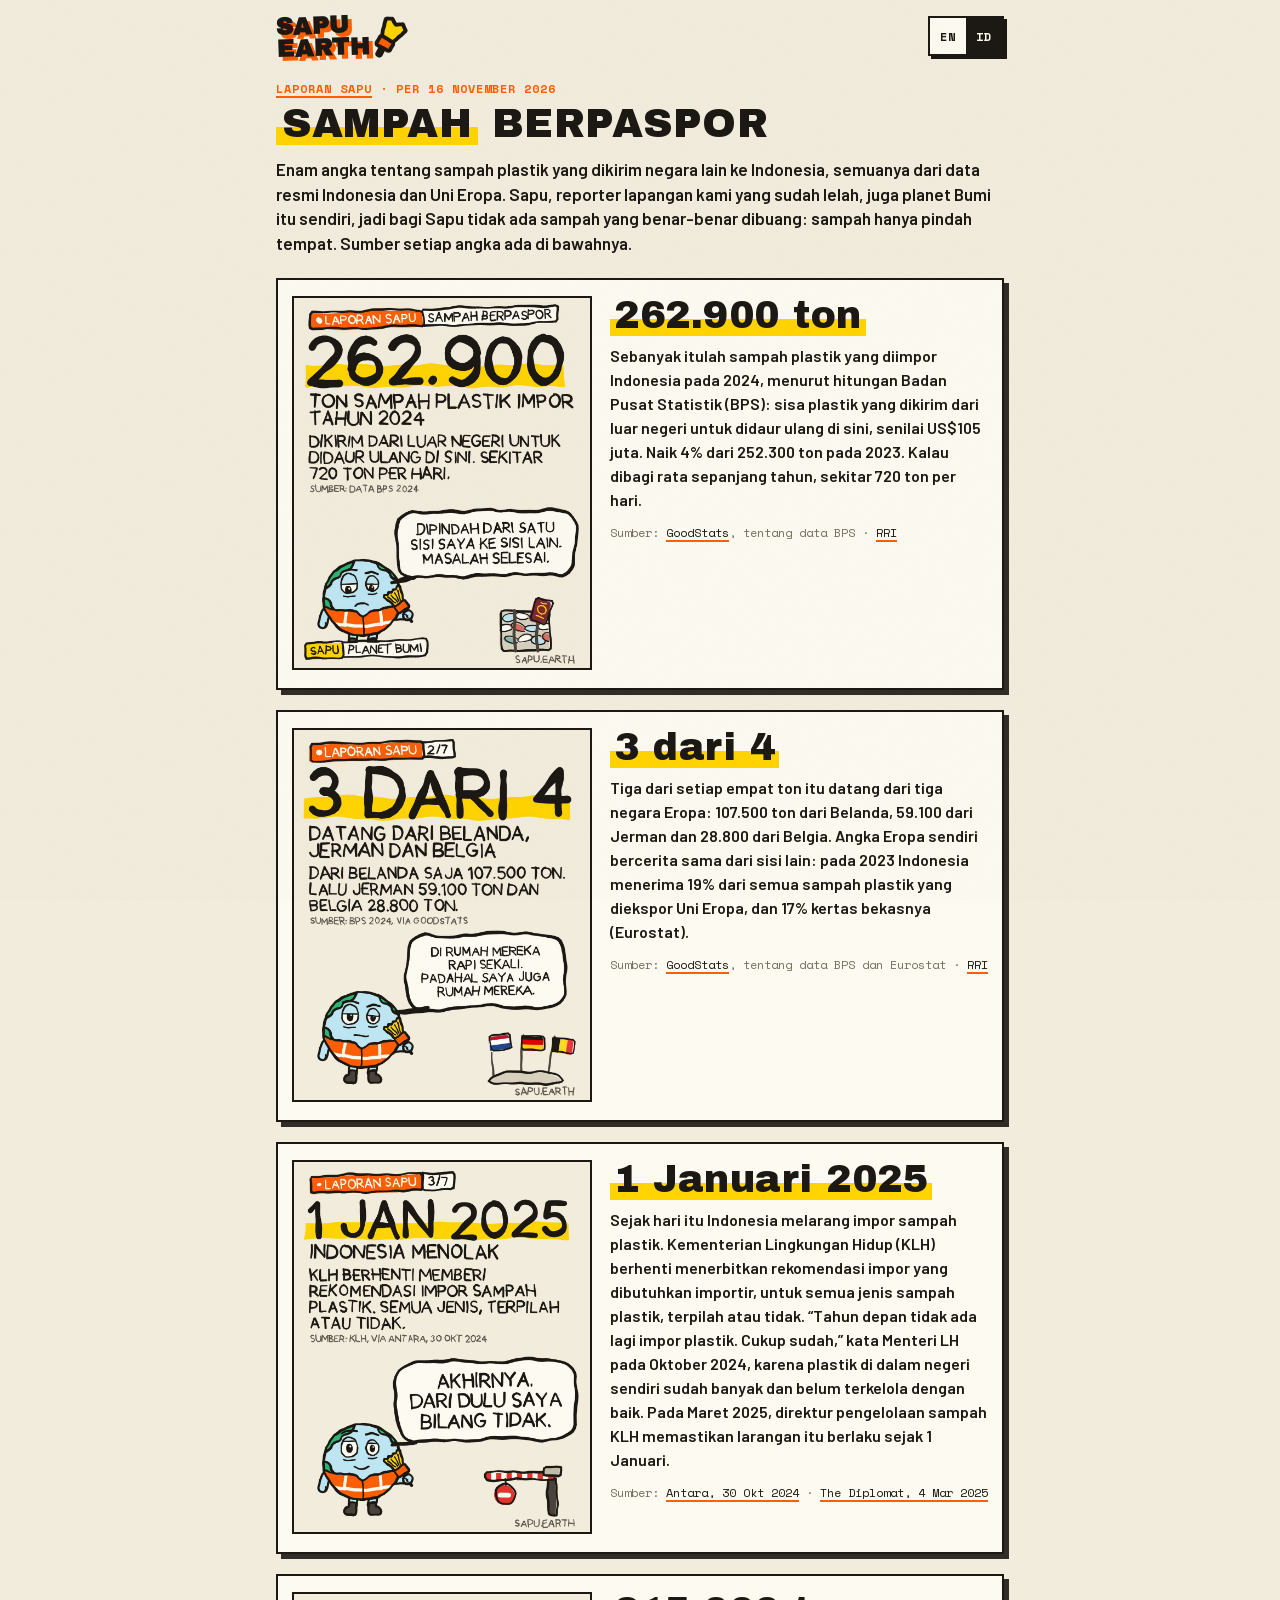
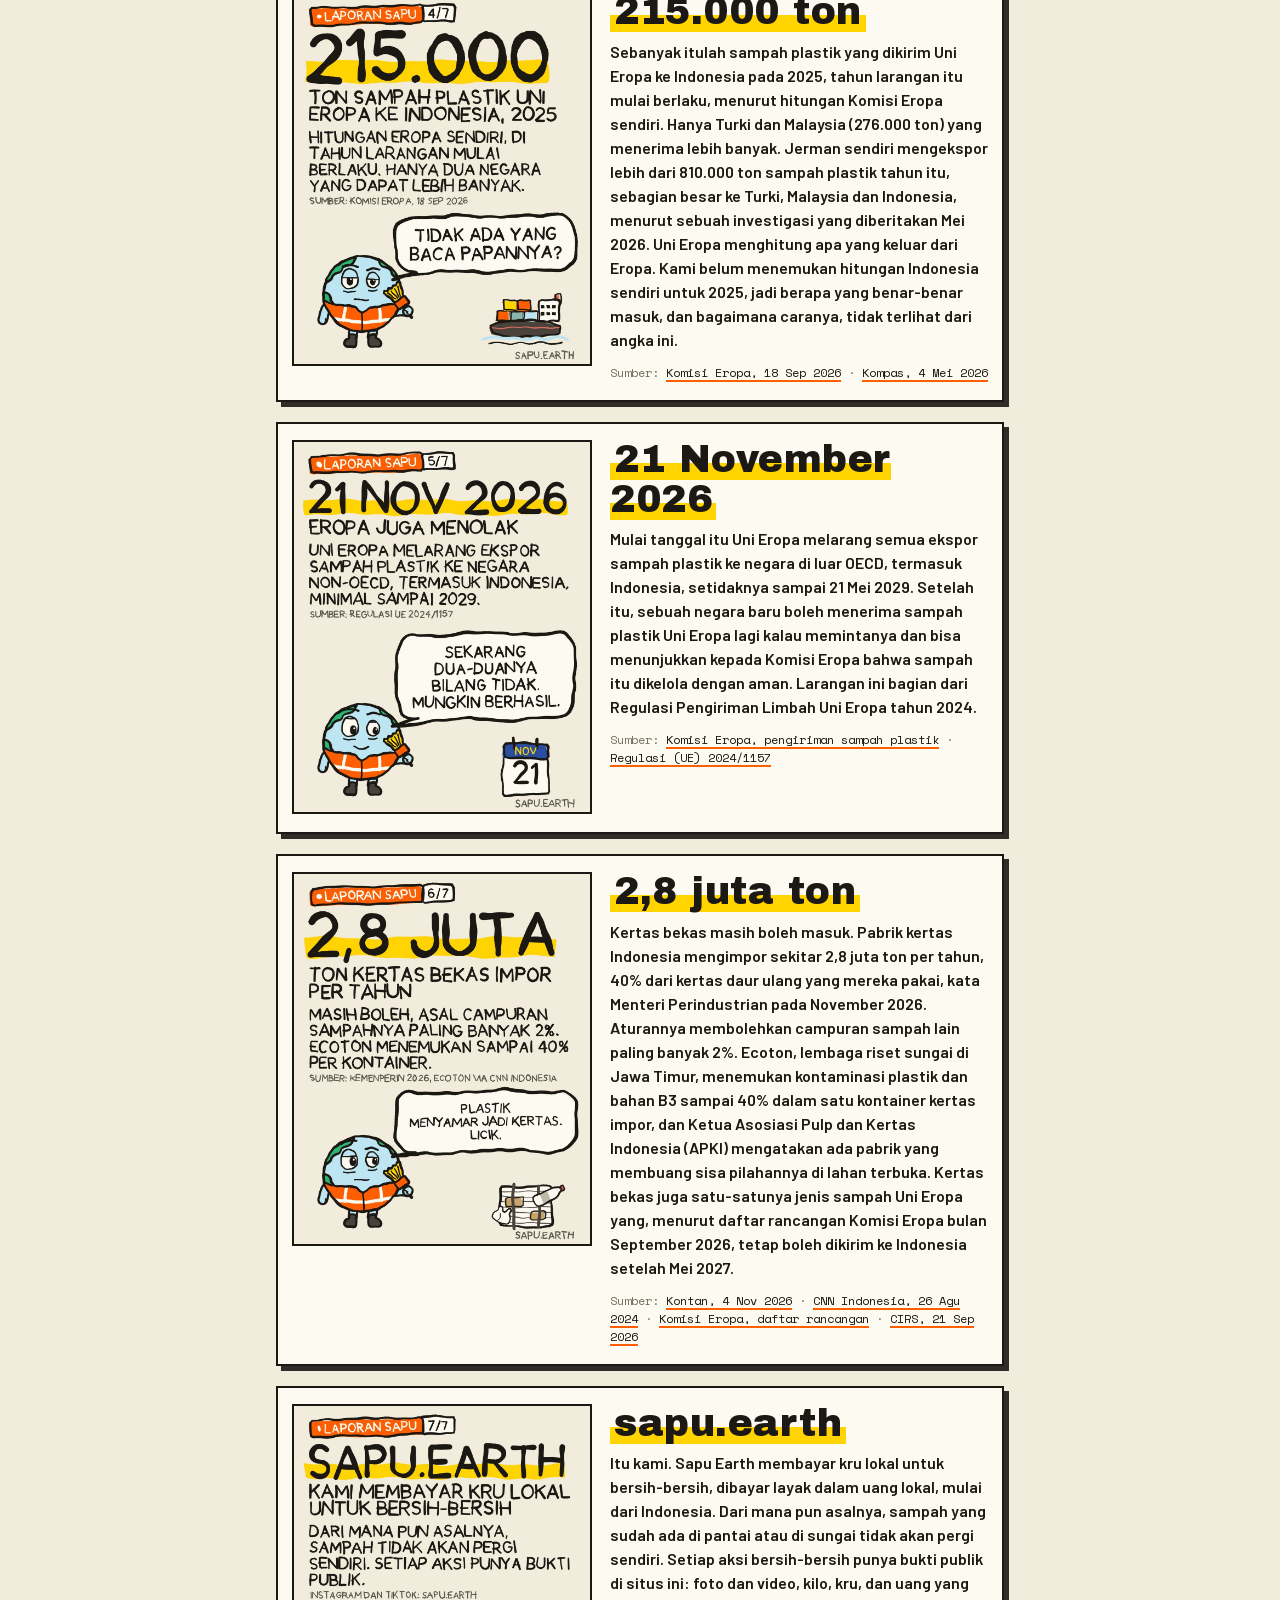
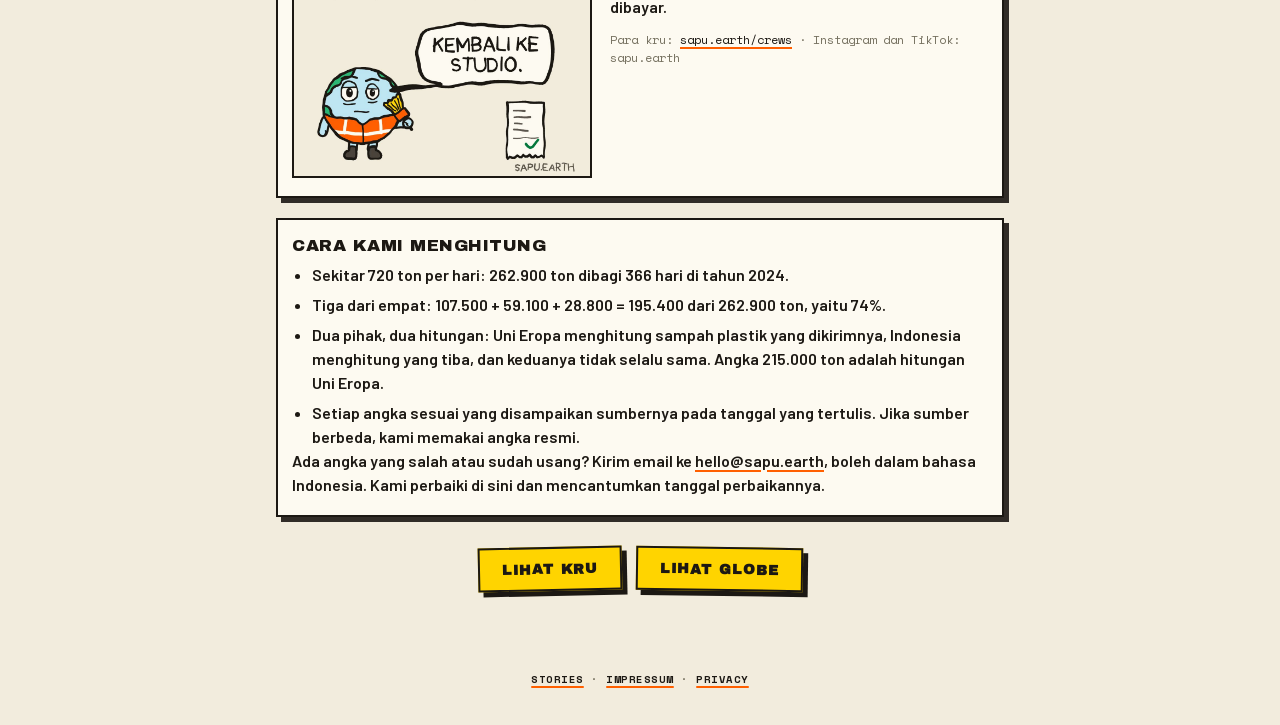
<file: stories/trash-with-a-passport/id/index.html>
<!doctype html>
<html lang="id">
<head>
<meta charset="utf-8">
<meta name="viewport" content="width=device-width, initial-scale=1">
<title>Sampah berpaspor · Sapu Earth</title>
<meta name="description" content="Laporan Sapu: 262.900 ton sampah plastik dikirim ke Indonesia pada 2024, tiga perempatnya dari Belanda, Jerman dan Belgia. Indonesia menolak sejak 2025, dan larangan Uni Eropa sendiri mulai 21 November 2026. Enam angka resmi, lengkap dengan sumbernya.">
<link rel="canonical" href="https://sapu.earth/stories/trash-with-a-passport/id/">
<link rel="alternate" hreflang="en" href="https://sapu.earth/stories/trash-with-a-passport/">
<link rel="alternate" hreflang="id" href="https://sapu.earth/stories/trash-with-a-passport/id/">
<link rel="alternate" hreflang="x-default" href="https://sapu.earth/stories/trash-with-a-passport/">
<meta property="og:type" content="article">
<meta property="og:site_name" content="Sapu Earth">
<meta property="og:title" content="262.900 ton sampah plastik dikirim ke Indonesia dalam setahun">
<meta property="og:description" content="Laporan Sapu: sampah berpaspor. Enam angka resmi soal sampah plastik yang dikirim ke Indonesia, lengkap dengan sumbernya.">
<meta property="og:url" content="https://sapu.earth/stories/trash-with-a-passport/id/">
<meta property="og:image" content="https://sapu.earth/stories/trash-with-a-passport/img/card-id.jpg">
<meta property="og:image:type" content="image/jpeg">
<meta property="og:image:width" content="1200">
<meta property="og:image:height" content="630">
<meta property="og:image:alt" content="262.900 ton sampah plastik impor tahun 2024. Sapu, planet kartun yang lelah dengan rompi oranye, ikut melihat.">
<meta property="og:locale" content="id_ID">
<meta property="og:locale:alternate" content="en_GB">
<meta name="twitter:card" content="summary_large_image">
<meta name="twitter:title" content="262.900 ton sampah plastik dikirim ke Indonesia dalam setahun">
<meta name="twitter:description" content="Laporan Sapu: sampah berpaspor. Enam angka resmi soal sampah plastik yang dikirim ke Indonesia, lengkap dengan sumbernya.">
<meta name="twitter:image" content="https://sapu.earth/stories/trash-with-a-passport/img/card-id.jpg">
<meta name="referrer" content="strict-origin-when-cross-origin">
<meta name="theme-color" content="#f2ecdd">
<link rel="icon" href="/site/brand/sapu-sketch/favicon-32.png" sizes="32x32" type="image/png">
<link rel="icon" href="/site/brand/sapu-sketch/favicon.svg" type="image/svg+xml">
<link rel="apple-touch-icon" href="/site/brand/sapu-sketch/apple-touch-icon.png">
<link rel="stylesheet" href="/site/fonts.css">
<link rel="stylesheet" href="/site/styles.css">
<link rel="stylesheet" href="/site/forms.css">
</head>
<body class="form-page">
<header class="fp-top">
  <a class="logo logo-sm" href="/">SAPU<br>EARTH</a>
  <nav class="lang" aria-label="Bahasa"><a href="/stories/trash-with-a-passport/" hreflang="en" lang="en">EN</a><a href="/stories/trash-with-a-passport/id/" aria-current="page">ID</a></nav>
</header>

<!-- The Indonesian page of a story of Sapu Reports (docs/stories.md). It says the same as the English page (../),
     number by number, with the same sources. No script on this page. -->
<main class="fp-main">
  <p class="story-kicker"><a href="/stories/">LAPORAN SAPU</a> · PER 16 NOVEMBER 2026</p>
  <h1 class="fp-title"><mark>SAMPAH</mark> BERPASPOR</h1>
  <p class="story-lede">Enam angka tentang sampah plastik yang dikirim negara lain ke Indonesia, semuanya dari data resmi Indonesia dan Uni Eropa. Sapu, reporter lapangan kami yang sudah lelah, juga planet Bumi itu sendiri, jadi bagi Sapu tidak ada sampah yang benar-benar dibuang: sampah hanya pindah tempat. Sumber setiap angka ada di bawahnya.</p>

  <section class="panel story-num" id="imported" aria-labelledby="imported-h">
    <img class="story-slide" src="/stories/trash-with-a-passport/img/id-1.jpg" width="1080" height="1350" alt="Gambar 1 dari 7: 262.900 ton sampah plastik impor tahun 2024. Di samping Sapu, satu bal botol plastik yang dipres, dengan paspor terselip. Sapu: “Dipindah dari satu sisi saya ke sisi lain. Masalah selesai.”">
    <div>
      <h2 class="story-h" id="imported-h"><mark>262.900 ton</mark></h2>
      <p>Sebanyak itulah sampah plastik yang diimpor Indonesia pada 2024, menurut hitungan Badan Pusat Statistik (BPS): sisa plastik yang dikirim dari luar negeri untuk didaur ulang di sini, senilai US$105 juta. Naik 4% dari 252.300 ton pada 2023. Kalau dibagi rata sepanjang tahun, sekitar 720 ton per hari.</p>
      <p class="hint story-src">Sumber: <a href="https://goodstats.id/article/indonesia-terima-kiriman-sampah-dari-eropa-ada-plastik-hingga-kertas-Tpiyv" rel="noopener" target="_blank">GoodStats</a>, tentang data BPS · <a href="https://rri.co.id/internasional/1474482/indonesia-jadi-negara-pengimpor-sampah-terbesar-di-dunia" rel="noopener" target="_blank">RRI</a></p>
    </div>
  </section>

  <section class="panel story-num" id="where-from" aria-labelledby="where-from-h">
    <img class="story-slide" src="/stories/trash-with-a-passport/img/id-2.jpg" width="1080" height="1350" alt="Gambar 2 dari 7: 3 dari 4 datang dari Belanda, Jerman dan Belgia. Tiga bendera mereka tertancap di tumpukan. Sapu: “Di rumah mereka rapi sekali. Padahal saya juga rumah mereka.”" loading="lazy">
    <div>
      <h2 class="story-h" id="where-from-h"><mark>3 dari 4</mark></h2>
      <p>Tiga dari setiap empat ton itu datang dari tiga negara Eropa: 107.500 ton dari Belanda, 59.100 dari Jerman dan 28.800 dari Belgia. Angka Eropa sendiri bercerita sama dari sisi lain: pada 2023 Indonesia menerima 19% dari semua sampah plastik yang diekspor Uni Eropa, dan 17% kertas bekasnya (Eurostat).</p>
      <p class="hint story-src">Sumber: <a href="https://goodstats.id/article/indonesia-terima-kiriman-sampah-dari-eropa-ada-plastik-hingga-kertas-Tpiyv" rel="noopener" target="_blank">GoodStats</a>, tentang data BPS dan Eurostat · <a href="https://rri.co.id/internasional/1474482/indonesia-jadi-negara-pengimpor-sampah-terbesar-di-dunia" rel="noopener" target="_blank">RRI</a></p>
    </div>
  </section>

  <section class="panel story-num" id="said-no" aria-labelledby="said-no-h">
    <img class="story-slide" src="/stories/trash-with-a-passport/img/id-3.jpg" width="1080" height="1350" alt="Gambar 3 dari 7: 1 Januari 2025, Indonesia menolak. Palang merah putih yang tertutup, dengan rambu dilarang masuk. Sapu: “Akhirnya. Dari dulu saya bilang tidak.”" loading="lazy">
    <div>
      <h2 class="story-h" id="said-no-h"><mark>1 Januari 2025</mark></h2>
      <p>Sejak hari itu Indonesia melarang impor sampah plastik. Kementerian Lingkungan Hidup (KLH) berhenti menerbitkan rekomendasi impor yang dibutuhkan importir, untuk semua jenis sampah plastik, terpilah atau tidak. “Tahun depan tidak ada lagi impor plastik. Cukup sudah,” kata Menteri LH pada Oktober 2024, karena plastik di dalam negeri sendiri sudah banyak dan belum terkelola dengan baik. Pada Maret 2025, direktur pengelolaan sampah KLH memastikan larangan itu berlaku sejak 1 Januari.</p>
      <p class="hint story-src">Sumber: <a href="https://kalsel.antaranews.com/berita/437281/menteri-lh-tidak-ada-lagi-impor-sampah-plastik-pada-2025" rel="noopener" target="_blank">Antara, 30 Okt 2024</a> · <a href="https://thediplomat.com/2025/03/indonesias-ban-on-importing-plastic-waste-met-with-cautious-optimism-from-campaigners/" rel="noopener" target="_blank">The Diplomat, 4 Mar 2025</a></p>
    </div>
  </section>

  <section class="panel story-num" id="still-sent" aria-labelledby="still-sent-h">
    <img class="story-slide" src="/stories/trash-with-a-passport/img/id-4.jpg" width="1080" height="1350" alt="Gambar 4 dari 7: 215.000 ton sampah plastik Uni Eropa ke Indonesia tahun 2025. Kapal kontainer di atas ombak. Sapu: “Tidak ada yang baca papannya?”" loading="lazy">
    <div>
      <h2 class="story-h" id="still-sent-h"><mark>215.000 ton</mark></h2>
      <p>Sebanyak itulah sampah plastik yang dikirim Uni Eropa ke Indonesia pada 2025, tahun larangan itu mulai berlaku, menurut hitungan Komisi Eropa sendiri. Hanya Turki dan Malaysia (276.000 ton) yang menerima lebih banyak. Jerman sendiri mengekspor lebih dari 810.000 ton sampah plastik tahun itu, sebagian besar ke Turki, Malaysia dan Indonesia, menurut sebuah investigasi yang diberitakan Mei 2026. Uni Eropa menghitung apa yang keluar dari Eropa. Kami belum menemukan hitungan Indonesia sendiri untuk 2025, jadi berapa yang benar-benar masuk, dan bagaimana caranya, tidak terlihat dari angka ini.</p>
      <p class="hint story-src">Sumber: <a href="https://environment.ec.europa.eu/news/commission-publishes-draft-list-countries-authorised-import-eu-waste-2026-09-18_en" rel="noopener" target="_blank">Komisi Eropa, 18 Sep 2026</a> · <a href="https://lestari.kompas.com/read/2026/05/04/103835486/jerman-jadi-pengeskpor-sampah-plastik-terbesar-di-dunia-indonesia-tujuan" rel="noopener" target="_blank">Kompas, 4 Mei 2026</a></p>
    </div>
  </section>

  <section class="panel story-num" id="eu-ban" aria-labelledby="eu-ban-h">
    <img class="story-slide" src="/stories/trash-with-a-passport/img/id-5.jpg" width="1080" height="1350" alt="Gambar 5 dari 7: 21 November 2026, Eropa juga menolak. Selembar kalender: 21 November. Sapu: “Sekarang dua-duanya bilang tidak. Mungkin berhasil.”" loading="lazy">
    <div>
      <h2 class="story-h" id="eu-ban-h"><mark>21 November 2026</mark></h2>
      <p>Mulai tanggal itu Uni Eropa melarang semua ekspor sampah plastik ke negara di luar OECD, termasuk Indonesia, setidaknya sampai 21 Mei 2029. Setelah itu, sebuah negara baru boleh menerima sampah plastik Uni Eropa lagi kalau memintanya dan bisa menunjukkan kepada Komisi Eropa bahwa sampah itu dikelola dengan aman. Larangan ini bagian dari Regulasi Pengiriman Limbah Uni Eropa tahun 2024.</p>
      <p class="hint story-src">Sumber: <a href="https://environment.ec.europa.eu/topics/waste-and-recycling/waste-shipments/plastic-waste-shipments_en" rel="noopener" target="_blank">Komisi Eropa, pengiriman sampah plastik</a> · <a href="https://eur-lex.europa.eu/eli/reg/2024/1157/oj" rel="noopener" target="_blank">Regulasi (UE) 2024/1157</a></p>
    </div>
  </section>

  <section class="panel story-num" id="paper" aria-labelledby="paper-h">
    <img class="story-slide" src="/stories/trash-with-a-passport/img/id-6.jpg" width="1080" height="1350" alt="Gambar 6 dari 7: 2,8 juta ton kertas bekas impor per tahun. Bal kertas dengan botol dan kantong plastik menyembul keluar. Sapu: “Plastik menyamar jadi kertas. Licik.”" loading="lazy">
    <div>
      <h2 class="story-h" id="paper-h"><mark>2,8 juta ton</mark></h2>
      <p>Kertas bekas masih boleh masuk. Pabrik kertas Indonesia mengimpor sekitar 2,8 juta ton per tahun, 40% dari kertas daur ulang yang mereka pakai, kata Menteri Perindustrian pada November 2026. Aturannya membolehkan campuran sampah lain paling banyak 2%. Ecoton, lembaga riset sungai di Jawa Timur, menemukan kontaminasi plastik dan bahan B3 sampai 40% dalam satu kontainer kertas impor, dan Ketua Asosiasi Pulp dan Kertas Indonesia (APKI) mengatakan ada pabrik yang membuang sisa pilahannya di lahan terbuka. Kertas bekas juga satu-satunya jenis sampah Uni Eropa yang, menurut daftar rancangan Komisi Eropa bulan September 2026, tetap boleh dikirim ke Indonesia setelah Mei 2027.</p>
      <p class="hint story-src">Sumber: <a href="https://industri.kontan.co.id/news/industri-kertas-masih-impor-40-bahan-baku-daur-ulang" rel="noopener" target="_blank">Kontan, 4 Nov 2026</a> · <a href="https://www.cnnindonesia.com/nasional/20240826190506-506-1137732/digempur-sampah-impor" rel="noopener" target="_blank">CNN Indonesia, 26 Agu 2024</a> · <a href="https://ec.europa.eu/info/law/better-regulation/have-your-say/initiatives/14861-List-of-non-OECD-countries-authorised-to-import-certain-non-hazardous-waste-from-the-EU_en" rel="noopener" target="_blank">Komisi Eropa, daftar rancangan</a> · <a href="https://www.cirs-group.com/en/chemicals/eu-publishes-authorized-list-over-20-non-oecd-countries-approved-to-import-specific-non-hazardous-waste" rel="noopener" target="_blank">CIRS, 21 Sep 2026</a></p>
    </div>
  </section>

  <section class="panel story-num" id="us" aria-labelledby="us-h">
    <img class="story-slide" src="/stories/trash-with-a-passport/img/id-7.jpg" width="1080" height="1350" alt="Gambar 7 dari 7: sapu.earth, kami membayar kru lokal untuk bersih-bersih. Selembar bukti pembayaran dengan centang hijau. Sapu: “Kembali ke studio.”" loading="lazy">
    <div>
      <h2 class="story-h" id="us-h"><mark>sapu.earth</mark></h2>
      <p>Itu kami. Sapu Earth membayar kru lokal untuk bersih-bersih, dibayar layak dalam uang lokal, mulai dari Indonesia. Dari mana pun asalnya, sampah yang sudah ada di pantai atau di sungai tidak akan pergi sendiri. Setiap aksi bersih-bersih punya bukti publik di situs ini: foto dan video, kilo, kru, dan uang yang dibayar.</p>
      <p class="hint story-src">Para kru: <a href="/crews">sapu.earth/crews</a> · Instagram dan TikTok: sapu.earth</p>
    </div>
  </section>

  <section class="panel story-notes" id="how">
    <h2 class="panel-title">CARA KAMI MENGHITUNG</h2>
    <ul>
      <li>Sekitar 720 ton per hari: 262.900 ton dibagi 366 hari di tahun 2024.</li>
      <li>Tiga dari empat: 107.500 + 59.100 + 28.800 = 195.400 dari 262.900 ton, yaitu 74%.</li>
      <li>Dua pihak, dua hitungan: Uni Eropa menghitung sampah plastik yang dikirimnya, Indonesia menghitung yang tiba, dan keduanya tidak selalu sama. Angka 215.000 ton adalah hitungan Uni Eropa.</li>
      <li>Setiap angka sesuai yang disampaikan sumbernya pada tanggal yang tertulis. Jika sumber berbeda, kami memakai angka resmi.</li>
    </ul>
    <p>Ada angka yang salah atau sudah usang? Kirim email ke <a href="mailto:hello@sapu.earth">hello@sapu.earth</a>, boleh dalam bahasa Indonesia. Kami perbaiki di sini dan mencantumkan tanggal perbaikannya.</p>
  </section>

  <p class="fp-foot"><a class="btn" href="/crews">LIHAT KRU</a> <a class="btn" href="/">LIHAT GLOBE</a></p>
</main>
<footer>
  <p><a href="/stories/">STORIES</a> · <a href="/impressum/">IMPRESSUM</a> · <a href="/impressum/#privacy">PRIVACY</a></p>
</footer>
</body>
</html>
</file>
<file: site/fonts.css>
/* Self-hosted web fonts: no page asks Google (or anyone else) for them.
   Archivo Black 400 (v23), Barlow 600 and 800 (v13), Space Mono 400 and 700 (v17), taken on 2026-11-05
   from the Google Fonts css2 API for family=Archivo+Black&family=Barlow:wght@600;800&family=Space+Mono:wght@400;700.
   The blocks are Google's, in Google's order (latin-ext before latin) with the same unicode-range, so a
   browser downloads only the files the text on the page needs. Only src points here instead.
   Keep single weights: Archivo Black exists only at 400, and the logo, stamps and links use its
   synthesized bold. A newer font version gets new file names, because browsers keep these files for hours.
   License: SIL Open Font License 1.1, see fonts/OFL-ArchivoBlack.txt, fonts/OFL-Barlow.txt and
   fonts/OFL-SpaceMono.txt. */
/* latin-ext */
@font-face {
  font-family: 'Archivo Black';
  font-style: normal;
  font-weight: 400;
  font-display: swap;
  src: url(fonts/archivo-black-v23-latin-ext-400.woff2) format('woff2');
  unicode-range: U+0100-02BA, U+02BD-02C5, U+02C7-02CC, U+02CE-02D7, U+02DD-02FF, U+0304, U+0308, U+0329, U+1D00-1DBF, U+1E00-1E9F, U+1EF2-1EFF, U+2020, U+20A0-20AB, U+20AD-20C4, U+2113, U+2C60-2C7F, U+A720-A7FF;
}
/* latin */
@font-face {
  font-family: 'Archivo Black';
  font-style: normal;
  font-weight: 400;
  font-display: swap;
  src: url(fonts/archivo-black-v23-latin-400.woff2) format('woff2');
  unicode-range: U+0000-00FF, U+0131, U+0152-0153, U+02BB-02BC, U+02C6, U+02DA, U+02DC, U+0304, U+0308, U+0329, U+2000-206F, U+20AC, U+2122, U+2191, U+2193, U+2212, U+2215, U+FEFF, U+FFFD;
}
/* vietnamese */
@font-face {
  font-family: 'Barlow';
  font-style: normal;
  font-weight: 600;
  font-display: swap;
  src: url(fonts/barlow-v13-vietnamese-600.woff2) format('woff2');
  unicode-range: U+0102-0103, U+0110-0111, U+0128-0129, U+0168-0169, U+01A0-01A1, U+01AF-01B0, U+0300-0301, U+0303-0304, U+0308-0309, U+0323, U+0329, U+1EA0-1EF9, U+20AB;
}
/* latin-ext */
@font-face {
  font-family: 'Barlow';
  font-style: normal;
  font-weight: 600;
  font-display: swap;
  src: url(fonts/barlow-v13-latin-ext-600.woff2) format('woff2');
  unicode-range: U+0100-02BA, U+02BD-02C5, U+02C7-02CC, U+02CE-02D7, U+02DD-02FF, U+0304, U+0308, U+0329, U+1D00-1DBF, U+1E00-1E9F, U+1EF2-1EFF, U+2020, U+20A0-20AB, U+20AD-20C4, U+2113, U+2C60-2C7F, U+A720-A7FF;
}
/* latin */
@font-face {
  font-family: 'Barlow';
  font-style: normal;
  font-weight: 600;
  font-display: swap;
  src: url(fonts/barlow-v13-latin-600.woff2) format('woff2');
  unicode-range: U+0000-00FF, U+0131, U+0152-0153, U+02BB-02BC, U+02C6, U+02DA, U+02DC, U+0304, U+0308, U+0329, U+2000-206F, U+20AC, U+2122, U+2191, U+2193, U+2212, U+2215, U+FEFF, U+FFFD;
}
/* vietnamese */
@font-face {
  font-family: 'Barlow';
  font-style: normal;
  font-weight: 800;
  font-display: swap;
  src: url(fonts/barlow-v13-vietnamese-800.woff2) format('woff2');
  unicode-range: U+0102-0103, U+0110-0111, U+0128-0129, U+0168-0169, U+01A0-01A1, U+01AF-01B0, U+0300-0301, U+0303-0304, U+0308-0309, U+0323, U+0329, U+1EA0-1EF9, U+20AB;
}
/* latin-ext */
@font-face {
  font-family: 'Barlow';
  font-style: normal;
  font-weight: 800;
  font-display: swap;
  src: url(fonts/barlow-v13-latin-ext-800.woff2) format('woff2');
  unicode-range: U+0100-02BA, U+02BD-02C5, U+02C7-02CC, U+02CE-02D7, U+02DD-02FF, U+0304, U+0308, U+0329, U+1D00-1DBF, U+1E00-1E9F, U+1EF2-1EFF, U+2020, U+20A0-20AB, U+20AD-20C4, U+2113, U+2C60-2C7F, U+A720-A7FF;
}
/* latin */
@font-face {
  font-family: 'Barlow';
  font-style: normal;
  font-weight: 800;
  font-display: swap;
  src: url(fonts/barlow-v13-latin-800.woff2) format('woff2');
  unicode-range: U+0000-00FF, U+0131, U+0152-0153, U+02BB-02BC, U+02C6, U+02DA, U+02DC, U+0304, U+0308, U+0329, U+2000-206F, U+20AC, U+2122, U+2191, U+2193, U+2212, U+2215, U+FEFF, U+FFFD;
}
/* vietnamese */
@font-face {
  font-family: 'Space Mono';
  font-style: normal;
  font-weight: 400;
  font-display: swap;
  src: url(fonts/space-mono-v17-vietnamese-400.woff2) format('woff2');
  unicode-range: U+0102-0103, U+0110-0111, U+0128-0129, U+0168-0169, U+01A0-01A1, U+01AF-01B0, U+0300-0301, U+0303-0304, U+0308-0309, U+0323, U+0329, U+1EA0-1EF9, U+20AB;
}
/* latin-ext */
@font-face {
  font-family: 'Space Mono';
  font-style: normal;
  font-weight: 400;
  font-display: swap;
  src: url(fonts/space-mono-v17-latin-ext-400.woff2) format('woff2');
  unicode-range: U+0100-02BA, U+02BD-02C5, U+02C7-02CC, U+02CE-02D7, U+02DD-02FF, U+0304, U+0308, U+0329, U+1D00-1DBF, U+1E00-1E9F, U+1EF2-1EFF, U+2020, U+20A0-20AB, U+20AD-20C4, U+2113, U+2C60-2C7F, U+A720-A7FF;
}
/* latin */
@font-face {
  font-family: 'Space Mono';
  font-style: normal;
  font-weight: 400;
  font-display: swap;
  src: url(fonts/space-mono-v17-latin-400.woff2) format('woff2');
  unicode-range: U+0000-00FF, U+0131, U+0152-0153, U+02BB-02BC, U+02C6, U+02DA, U+02DC, U+0304, U+0308, U+0329, U+2000-206F, U+20AC, U+2122, U+2191, U+2193, U+2212, U+2215, U+FEFF, U+FFFD;
}
/* vietnamese */
@font-face {
  font-family: 'Space Mono';
  font-style: normal;
  font-weight: 700;
  font-display: swap;
  src: url(fonts/space-mono-v17-vietnamese-700.woff2) format('woff2');
  unicode-range: U+0102-0103, U+0110-0111, U+0128-0129, U+0168-0169, U+01A0-01A1, U+01AF-01B0, U+0300-0301, U+0303-0304, U+0308-0309, U+0323, U+0329, U+1EA0-1EF9, U+20AB;
}
/* latin-ext */
@font-face {
  font-family: 'Space Mono';
  font-style: normal;
  font-weight: 700;
  font-display: swap;
  src: url(fonts/space-mono-v17-latin-ext-700.woff2) format('woff2');
  unicode-range: U+0100-02BA, U+02BD-02C5, U+02C7-02CC, U+02CE-02D7, U+02DD-02FF, U+0304, U+0308, U+0329, U+1D00-1DBF, U+1E00-1E9F, U+1EF2-1EFF, U+2020, U+20A0-20AB, U+20AD-20C4, U+2113, U+2C60-2C7F, U+A720-A7FF;
}
/* latin */
@font-face {
  font-family: 'Space Mono';
  font-style: normal;
  font-weight: 700;
  font-display: swap;
  src: url(fonts/space-mono-v17-latin-700.woff2) format('woff2');
  unicode-range: U+0000-00FF, U+0131, U+0152-0153, U+02BB-02BC, U+02C6, U+02DA, U+02DC, U+0304, U+0308, U+0329, U+2000-206F, U+20AC, U+2122, U+2191, U+2193, U+2212, U+2215, U+FEFF, U+FFFD;
}
</file>
<file: site/styles.css>
/* ===== SAPU EARTH: daylight paper x hi-vis x thermal receipt ===== */
/* No glass. No glow. Hard shadows, solid borders, paper and tape. */
:root {
  --page: #f2ecdd;     /* warm paper page */
  --paper: #fdfaf1;    /* receipt / chip paper */
  --ink: #1c1813;
  --dim: #75705f;
  --hivis: #ff5f00;    /* safety orange */
  --tape: #ffd400;     /* hazard yellow */
  --clean: #007a3d;    /* safety green: a cleaned spot (site/app.js CLEAN) */
  --sky: #cdeef7;      /* daylight tint behind the planet */
  --rule: #d8d0bb;     /* dashed receipt rules */
  --font-display: "Archivo Black", "Arial Black", sans-serif;
  --font-body: "Barlow", system-ui, sans-serif;
  --font-mono: "Space Mono", ui-monospace, monospace;
  /* Paper, never darkened (Marcus said 'Yes, build all 9' on 2026-11-16): a browser that darkens websites by itself
     (Chrome's auto dark on Android) turned the ink text on the yellow buttons white, about 1.4:1. Every page loads
     this file. */
  color-scheme: only light;
}
* { box-sizing: border-box; margin: 0; padding: 0; }
html { scroll-behavior: smooth; }
body {
  background: var(--page);
  color: var(--ink);
  font-family: var(--font-body);
  font-weight: 600;
  overflow-x: hidden;
}
/* print grain over everything */
body::after {
  content: ""; position: fixed; inset: 0; z-index: 2147483647; pointer-events: none;
  opacity: .05; mix-blend-mode: multiply;
  background-image: url('data:image/svg+xml,<svg xmlns="http://www.w3.org/2000/svg" width="140" height="140"><filter id="n"><feTurbulence type="fractalNoise" baseFrequency="0.9" numOctaves="2"/></filter><rect width="140" height="140" filter="url(%23n)"/></svg>');
}
h1, h2 { font-family: var(--font-display); font-weight: 400; letter-spacing: .5px; }

/* ===== hero ===== */
.hero {
  position: relative; height: 100vh; height: 100svh; min-height: 540px; overflow: hidden;
  background: radial-gradient(ellipse 90% 65% at 50% 38%, var(--sky) 0%, #e3ecdf 55%, var(--page) 100%);
}
/* isolation: the mission tags' z-indexes (globe.gl sets 1..N by depth) stay inside the globe,
   so the zoom buttons, stats and SEE THE RECEIPTS always draw above them and get the taps.
   touch-action: a finger on a mission tag acts as on the planet (site/app.js, one finger on the globe): a swipe up
   or down scrolls the page, a drag across holds the planet, where the browser took the drag for itself before */
#globe { position: absolute; inset: 0; isolation: isolate; touch-action: pan-y; }
#globe canvas { outline: none; }

.hero-top {
  position: absolute; top: 0; left: 0; right: 0; z-index: 2;
  display: flex; align-items: flex-start; justify-content: space-between; gap: 12px;
  padding: max(16px, env(safe-area-inset-top)) 18px 0;
  pointer-events: none;
}
.logo {
  font-family: var(--font-display);
  font-size: clamp(26px, 6vw, 44px);
  line-height: .92;
  color: var(--ink);
  text-shadow: 4px 4px 0 var(--hivis);
  transform: rotate(-2deg);
}
/* The broom leans on the title, on the homepage and on the small title of every other page: the same broom as the
   tab icon, so the page shows its logo too. CSS draws it, so the title still reads "SAPU EARTH" to a screen reader and
   no page changes. brand/sapu-sketch/broom.svg is the small mark cut to its drawing (824 x 996). Width and height are
   both set, so it needs no aspect-ratio (Safari before 15). */
.logo { position: relative; display: inline-block; padding-right: 1.9em; }
.logo::after {
  content: ""; position: absolute; right: 0; bottom: -.04em;
  width: 1.655em; height: 2em;
  background: url("brand/sapu-sketch/broom.svg") no-repeat center / contain;
}
/* On a phone narrower than 360 px the title stands alone, as it did before the broom: there the broom would push the
   language switch of the crew pages (/apply/, /upload/) off the screen and wrap the SAMPLE DATA note to a third line. */
@media (max-width: 359px) {
  .logo { padding-right: 0; }
  .logo::after { display: none; }
}
/* the way in for crews, on the first screen: under the logo, above the globe */
.hero-brand { display: flex; flex-direction: column; align-items: flex-start; gap: 14px; }
.crew-link {
  pointer-events: auto; display: inline-block;
  font-family: var(--font-mono); font-size: 11px; font-weight: 700; letter-spacing: .5px; line-height: 1.2;
  color: var(--ink); text-decoration: none;
  background: var(--paper); border: 2px solid var(--ink); box-shadow: 3px 3px 0 var(--ink);
  padding: 9px 10px; transform: rotate(-1deg);
}
.crew-link:hover, .crew-link:focus-visible { background: var(--tape); }
.crew-link:focus-visible { outline: 3px solid var(--ink); outline-offset: 3px; }
.tag-demo {
  font-family: var(--font-mono); font-size: 11px; font-weight: 700; line-height: 1.35;
  text-align: right; color: var(--ink);
  background: var(--tape); border: 2px solid var(--ink);
  box-shadow: 4px 4px 0 var(--ink);
  padding: 6px 10px; transform: rotate(1.5deg);
}
/* What Sapu Earth does, as the page's h1, where SAMPLE DATA stood (index.html; Marcus said 'Yes, build all 9' on
   2026-11-16): the same small box and tilt, on paper. While SAMPLE DATA shows, it has the corner. */
.pitch {
  margin: 0; font-family: var(--font-mono); font-size: 11px; font-weight: 700; letter-spacing: 0; line-height: 1.35;
  text-align: right; color: var(--ink);
  background: var(--paper); border: 2px solid var(--ink);
  box-shadow: 4px 4px 0 var(--ink);
  padding: 6px 10px; transform: rotate(1.5deg);
}
#demoPill:not([hidden]) ~ .pitch { display: none; }
/* solid boxes over the globe, as the stats and the legend: a tap on them never reaches a tag or dot hidden underneath
   (the hero's top takes no taps, and a click on the pitch's words opened mission #2's tag behind it, 2026-11-17) */
.tag-demo, .pitch { pointer-events: auto; }

.hero-bottom {
  position: absolute; left: 0; right: 0; bottom: 0; z-index: 2;
  display: flex; flex-direction: column; align-items: center; gap: 12px;
  padding: 0 14px max(18px, env(safe-area-inset-bottom));
  pointer-events: none;
}
/* The tap hint stands on a strip of paper, so the globe's outline passes behind its words, never through them. The
   outline's place follows the hero's height and the stack's does not, so no one place for the hint is clear of it at
   every size (measured on 2026-11-17 from 320x460 to 2560x1600: with the stats row hidden the outline crossed it on
   short phones and laptops, with the row shown on tall phones, tablets and big screens). On paper the grey words also
   read where they lie on the green land. It still takes no taps, so a drag that starts on it spins the globe; a
   mission tag that meets it fades (tidy in site/app.js) and a receipt's dot under it takes no click there (onStrip),
   so a click on its words opens nothing hidden under it. The right padding is less by the letter-spacing after the
   last letter. Below 360 px wide the letters stand closer, so it keeps to one line (it left PIN alone on a second line
   at 320 px). With a mouse the hint is longer (⌘ + SCROLL TO ZOOM, or CTRL + ...), so in a narrow window its letters
   stand closer sooner: one line from 349 px wide with ⌘ and from 370 px with CTRL. Should it wrap all the same (a
   larger text setting), it wraps only after a dot (app.js keeps each part's words together), as evenly as the dots
   allow. */
.tap-hint {
  font-family: var(--font-mono); font-size: 11px; font-weight: 700; letter-spacing: 2px; text-transform: uppercase; color: var(--dim); text-align: center;
  background: var(--paper); padding: 3px 7px 2px 9px; text-wrap: balance;
}
@media (max-width: 400px) { .tap-hint { letter-spacing: 1px; padding-right: 8px; } }
@media (max-width: 359px) { .tap-hint { letter-spacing: 0; padding-right: 9px; } }
@media (pointer: fine) and (max-width: 469px) { .tap-hint { letter-spacing: 1px; padding-right: 8px; } }
@media (pointer: fine) and (max-width: 421px) { .tap-hint { letter-spacing: 0; padding-right: 9px; } }
/* solid boxes over the globe: a tap on them never reaches a tag or dot hidden underneath. Each stat is a box of its
   own: the gaps between them are the globe's, so a dot seen there is there to tap (site/app.js, hidden) */
.hero-bottom .legend, .hero-bottom .stat { pointer-events: auto; }
.stats { display: flex; gap: 10px; width: 100%; max-width: 560px; }
.stats[hidden] { display: none; }
/* Above 640 px wide + and - stand at the bottom right, beside the stats row. Up to 700 px wide the row keeps 112 px
   narrower than its room, so its third stat ends clear of + and of its reach (at 641 px + covered 17 px of it, 2026-11-18) */
@media (min-width: 641px) {
  .stats { max-width: min(560px, calc(100% - 112px)); }
}
.stat {
  flex: 1; text-align: center; padding: 10px 6px 11px;
  background: var(--paper); border: 2px solid var(--ink);
  box-shadow: 4px 4px 0 rgba(28, 24, 19, .9);
}
.stat strong { display: block; font-family: var(--font-display); font-size: clamp(19px, 5.5vw, 32px); color: var(--hivis); line-height: 1.1; }
.stat span { font-family: var(--font-mono); font-size: 10px; font-weight: 700; letter-spacing: 1px; text-transform: uppercase; color: var(--dim); }
.scroll-cue {
  pointer-events: auto; text-decoration: none;
  font-family: var(--font-display); font-size: 14px; letter-spacing: 1px;
  color: #fff; background: var(--hivis);
  border: 2px solid var(--ink); box-shadow: 5px 5px 0 var(--ink);
  padding: 11px 20px 10px; transform: rotate(-1deg);
  transition: transform .1s ease, box-shadow .1s ease;
}
.scroll-cue:hover { transform: rotate(-1deg) translate(-2px, -2px); box-shadow: 7px 7px 0 var(--ink); }
.scroll-cue:active { transform: rotate(-1deg) translate(2px, 2px); box-shadow: 2px 2px 0 var(--ink); }
/* SEE THE RECEIPTS and SEE THE CREWS in one row (.cues in index.html), on the first screen from the start, the samples
   included. Both are .scroll-cue, so they step aside on the satellite map with the other boxes; the second is paper,
   tilted the other way, so the first screen keeps one loud button. On a phone each takes two lines. */
.cues { display: flex; justify-content: center; align-items: stretch; gap: 14px; max-width: 100%; }
.cues .scroll-cue { text-align: center; }
.cues .scroll-cue:focus-visible { outline: 3px solid var(--ink); outline-offset: 3px; }
.cue-crews { color: var(--ink); background: var(--paper); transform: rotate(1deg); }
.cue-crews:hover { background: var(--tape); transform: rotate(1deg) translate(-2px, -2px); }
.cue-crews:active { transform: rotate(1deg) translate(2px, 2px); }
@media (max-width: 479px) {
  .cues .scroll-cue { line-height: 1.15; padding: 9px 16px 8px; }
  .cues .cue-2 { display: block; }
}
/* the two-line row is 13 px taller than SEE THE RECEIPTS on one line: on a short phone (320x568) the boxes above it stand
   8 px apart instead of 12, so the tap hint keeps clear of the zoom buttons */
@media (max-width: 479px) and (max-height: 600px) {
  .hero-bottom { gap: 8px; }
}

/* ===== hazard ticker ===== */
.ticker {
  overflow: hidden; background: var(--tape); padding: 10px 0;
  border-top: 8px solid; border-bottom: 8px solid;
  border-image: repeating-linear-gradient(-45deg, var(--ink) 0 10px, var(--tape) 10px 20px) 8;
}
.ticker-track {
  display: inline-flex; gap: 0; white-space: nowrap;
  animation: slide 26s linear infinite;
  font-family: var(--font-display); font-size: 15px; color: var(--ink);
}
.ticker-track span { display: inline-block; }
.ticker-track span::after { content: "✕"; margin: 0 22px; color: var(--hivis); }
@keyframes slide { from { transform: translateX(0); } to { transform: translateX(-50%); } }

/* ===== receipts ===== */
main { max-width: 1060px; margin: 0 auto; padding: 56px 16px 24px; }
.receipts h2, .nextup h2, .reports h2, .cta h2 { font-size: clamp(30px, 6.5vw, 48px); color: var(--ink); }
.receipts h2 mark, .nextup h2 mark, .reports h2 mark { background: linear-gradient(0deg, var(--tape) 0 42%, transparent 42%); color: var(--ink); padding: 0 6px; }
.nextup { margin-bottom: 36px; }
/* NEXT UP's head: the title, and ALL MISSIONS once its cards are real (site/app.js, the ways on), a paper tag like the
   crew link on the first screen */
.sec-head { display: flex; flex-wrap: wrap; align-items: center; justify-content: space-between; gap: 10px 16px; }
.all-link {
  display: inline-flex; align-items: center; min-height: 44px; padding: 0 12px;
  font-family: var(--font-mono); font-size: 12px; font-weight: 700; letter-spacing: .5px; color: var(--ink); text-decoration: none;
  background: var(--paper); border: 2px solid var(--ink); box-shadow: 3px 3px 0 var(--ink); transform: rotate(1deg);
}
.all-link[hidden] { display: none; }
.all-link:hover, .all-link:focus-visible { background: var(--tape); }
.all-link:focus-visible { outline: 3px solid var(--ink); outline-offset: 3px; }
.sub { font-family: var(--font-mono); font-size: 13px; font-weight: 700; color: var(--dim); margin: 10px 0 24px; }
.cards {
  display: flex; gap: 20px; overflow-x: auto; padding: 6px 2px 26px;
  scroll-snap-type: x mandatory; -webkit-overflow-scrolling: touch;
}
.cards::-webkit-scrollbar { height: 8px; }
.cards::-webkit-scrollbar-thumb { background: #c9c0a8; }
.loading { font-family: var(--font-mono); font-weight: 700; color: var(--dim); }

/* --- the receipt --- */
.card {
  position: relative; flex: 0 0 262px; scroll-snap-align: start;
  background: var(--paper); color: var(--ink);
  font-family: var(--font-mono);
  border: 1px solid #e3dcc6;
  box-shadow: 6px 6px 0 rgba(28, 24, 19, .9);
  transform: rotate(-.6deg);
  margin-bottom: 12px;
  cursor: pointer;
}
.card:nth-child(even) { transform: rotate(.7deg); }
.card:hover { transform: rotate(0) translateY(-3px); }
/* perforated sawtooth bottom */
.card::after {
  content: ""; position: absolute; left: 0; right: 0; bottom: -9px; height: 10px;
  background:
    linear-gradient(135deg, var(--paper) 50%, transparent 50%) 0 0 / 14px 10px repeat-x,
    linear-gradient(-135deg, var(--paper) 50%, transparent 50%) 7px 0 / 14px 10px repeat-x;
}
.card.flash { outline: 4px solid var(--hivis); outline-offset: 3px; }

.r-head {
  text-align: center; padding: 12px 12px 8px;
  font-weight: 700; font-size: 14px; letter-spacing: 2px;
}
.r-head span { display: block; font-size: 9.5px; letter-spacing: 3px; color: var(--dim); margin-top: 2px; }

.ba { display: grid; grid-template-columns: 1fr 1fr; height: 128px; border-top: 2px dashed var(--rule); border-bottom: 2px dashed var(--rule); }
.ba > div { position: relative; overflow: hidden; }
.ba img { width: 100%; height: 100%; object-fit: cover; display: block; filter: saturate(.9) contrast(1.05); }
.ba .ph {
  width: 100%; height: 100%; display: grid; place-items: center;
  background: repeating-linear-gradient(45deg, #ece5d2 0 8px, #e2dac4 8px 16px);
  color: #9a927c; font-size: 9px; font-weight: 700; letter-spacing: 1px;
}
.ba .b { border-right: 2px dashed var(--rule); }
.ba .tag {
  position: absolute; bottom: 6px; left: 50%; transform: translateX(-50%);
  font-size: 9px; font-weight: 700; letter-spacing: 2px; padding: 2px 7px;
  background: var(--ink); color: var(--paper);
}

.r-rows { padding: 10px 14px 4px; font-size: 12px; }
.r-rows > div { display: flex; justify-content: space-between; gap: 8px; padding: 3px 0; }
.r-rows dt { color: var(--dim); font-weight: 400; white-space: nowrap; }
.r-rows dt::after { content: " ·············"; letter-spacing: -1px; color: var(--rule); }
.r-rows dd { font-weight: 700; text-align: right; }
.r-total { border-top: 2px dashed var(--rule); margin-top: 6px; padding-top: 7px !important; font-size: 15px; }
.r-total dd { color: var(--hivis); }
.r-rows .r-sub { padding-left: 12px; font-size: 11px; }
.r-rows .r-sub dt::after { content: " ·······"; }
/* a mission receipt's crew numbers in local money, set apart from the euro rows */
.r-rows .r-local { border-top: 1px dashed var(--rule); margin-top: 4px; padding-top: 6px; }
.r-rows .r-total + .r-local { border-top: 0; margin-top: 0; padding-top: 3px; }
/* NEXT UP cards and mission posts (mMoney in site/app.js): a short leader on the total row, so ASKING IDR 3,000,000 fits
   a 262 px card on one line, and a money amount that does not fit next to its label goes under it, on the right */
.mcard .r-total dt::after, .mpost .r-total dt::after { content: " ····"; }
.mcard .r-total, .mcard .r-sub, .mpost .r-total, .mpost .r-sub { flex-wrap: wrap; }
.mcard .r-total dd, .mcard .r-sub dd, .mpost .r-total dd, .mpost .r-sub dd { margin-left: auto; }

.r-note { text-align: center; font-size: 10px; font-weight: 700; letter-spacing: 1px; padding: 8px 10px 2px; }
.barcode {
  height: 30px; margin: 10px 18px 4px;
  background: repeating-linear-gradient(90deg, var(--ink) 0 2px, transparent 2px 5px, var(--ink) 5px 6px, transparent 6px 11px, var(--ink) 11px 14px, transparent 14px 17px);
}
.r-id { text-align: center; font-size: 9px; letter-spacing: 2px; color: var(--dim); padding-bottom: 14px; }

/* A receipt card's stamp sits on the photos, clear of the BEFORE and AFTER tags at their foot (2026-11-16: at 148 px they
   cut through it) and of ▶ VIDEO and MISSION #12 at their head (at 96 px its corner touched ▶ VIDEO; 102 px leaves about
   5 px to ▶ VIDEO and 12 px to BEFORE on the 262 px card). NEXT UP cards and posts set their own top. */
.stamp {
  position: absolute; top: 102px; left: 50%; z-index: 1;
  transform: translateX(-50%) rotate(-11deg);
  font-family: var(--font-display); font-size: 20px; letter-spacing: 2px;
  color: var(--hivis); border: 3px solid var(--hivis); padding: 2px 10px;
  opacity: .9; mix-blend-mode: multiply;
}
.stamp-ok { color: #1a7a3a; border-color: #1a7a3a; }
.stamp-open { color: var(--ink); border-color: var(--ink); border-style: dashed; }

/* --- a mission: a receipt for a cleanup that has not happened yet --- */
.mcard::before {
  content: ""; display: block; height: 8px;
  background: repeating-linear-gradient(-45deg, var(--ink) 0 8px, var(--tape) 8px 16px);
}
.mcard-funded::before { background: var(--ink); }
.m-head { font-family: var(--font-display); font-weight: 400; font-size: 22px; letter-spacing: 1px; line-height: 1.1; }
.m-head span { font-family: var(--font-mono); font-weight: 700; margin-top: 4px; }
.ba-now { grid-template-columns: 1fr; }
.ba-now .tag { left: 8px; transform: none; }
.mcard .stamp { top: 150px; left: auto; right: 10px; transform: rotate(-9deg); }
.m-task {
  font-size: 11px; line-height: 1.4; padding: 6px 14px 0; color: var(--ink);
  white-space: pre-wrap; overflow-wrap: anywhere;
  display: -webkit-box; -webkit-line-clamp: 3; -webkit-box-orient: vertical; overflow: hidden;
}
.mis-tag {
  position: absolute; top: 60px; left: 8px; z-index: 2;
  font-size: 9px; font-weight: 700; letter-spacing: 1.5px; padding: 3px 7px;
  background: var(--tape); color: var(--ink); border: 2px solid var(--ink);
}

/* ===== Sapu Reports: the newest story (docs/stories.md), on paper like the receipts. Its share picture on top on a
   phone, beside the words on a wider screen. WANT IN? follows it (the three steps that stood here went on 2026-11-16;
   their promise, filmed and located, is in THE RECEIPTS' line). ===== */
.reports { margin: 30px 0 48px; }
.report {
  display: grid; background: var(--paper); color: var(--ink);
  border: 2px solid var(--ink); box-shadow: 6px 6px 0 rgba(28, 24, 19, .9);
  transform: rotate(-.4deg);
}
.report-pic { display: block; border-bottom: 2px solid var(--ink); }
.report-pic img { display: block; width: 100%; height: auto; }
.report-pic:focus-visible { outline: 3px solid var(--ink); outline-offset: 3px; }
.report-text { padding: 16px 18px 20px; font-family: var(--font-mono); }
.report-date { font-size: 10.5px; font-weight: 700; letter-spacing: 1.5px; color: var(--dim); }
.report h3 { font-family: var(--font-display); font-weight: 400; font-size: clamp(22px, 5.5vw, 30px); line-height: 1.05; letter-spacing: .5px; margin: 6px 0 10px; }
.report-lede { font-size: 13px; line-height: 1.5; margin-bottom: 18px; }
.report-id { margin-top: 18px; font-size: 12px; font-weight: 700; letter-spacing: .5px; }
.report-id a { color: var(--ink); text-decoration-color: var(--hivis); text-decoration-thickness: 2px; text-underline-offset: 3px; }
@media (min-width: 900px) {
  .report { grid-template-columns: 1.15fr 1fr; }
  /* when the words stand taller than the picture, the picture's own paper (PAPER in sapu-sketch.html) fills the column */
  .report-pic { display: flex; align-items: center; background: #f2ecdd; border-bottom: 0; border-right: 2px solid var(--ink); }
  .report-text { align-self: center; padding: 20px 24px; }
}

/* ===== cta / footer ===== */
.cta { text-align: center; padding: 10px 0 48px; }
.socials { display: flex; flex-wrap: wrap; gap: 14px; justify-content: center; }
.btn {
  text-decoration: none; display: inline-block;
  font-family: var(--font-display); font-size: 14px; letter-spacing: 1px;
  color: var(--ink); background: var(--tape);
  border: 2px solid var(--ink); box-shadow: 5px 5px 0 var(--ink);
  padding: 13px 22px 12px;
  transition: transform .1s ease, box-shadow .1s ease;
}
.btn:nth-child(1) { transform: rotate(-1.2deg); }
.btn:nth-child(2) { transform: rotate(.8deg); }
.btn:hover { transform: translate(-2px, -2px); box-shadow: 7px 7px 0 var(--ink); }
footer { text-align: center; padding: 20px 16px 38px; }
footer p { font-family: var(--font-mono); font-size: 10.5px; font-weight: 700; letter-spacing: 1.5px; color: var(--dim); }
footer .foot-apply { margin-top: 10px; }
/* EOX's credit for the satellite pictures; the map's own line (.sat-credit) links here */
footer .foot-credit { margin: 14px auto 0; max-width: 560px; font-size: 9.5px; letter-spacing: .5px; line-height: 1.5; font-weight: 400; }
footer a { color: var(--ink); text-decoration-color: var(--hivis); text-decoration-thickness: 2px; text-underline-offset: 3px; }
/* with THE MISSIONS in the line (site/app.js, the ways on) a phone would break APPLY AS A CREW in two: each link keeps to
   one line then. While it is hidden the line wraps as it always did. */
footer .foot-apply:has(#footMissions:not([hidden])) a { white-space: nowrap; }

/* ===== partner crew call to action ===== */
.crew-cta {
  max-width: 520px; margin: 44px auto 0; padding: 22px 16px 26px;
  background: var(--tape); border: 2px solid var(--ink); box-shadow: 6px 6px 0 var(--ink);
  transform: rotate(-.6deg);
}
.crew-cta h3 { font-family: var(--font-display); font-weight: 400; font-size: clamp(22px, 6vw, 32px); line-height: 1.05; letter-spacing: .5px; color: var(--ink); }
.crew-cta p { font-family: var(--font-mono); font-size: 13px; font-weight: 700; color: var(--ink); margin: 10px 0 20px; }
.btn.btn-apply { background: var(--hivis); color: var(--ink); font-size: 16px; padding: 15px 24px 14px; transform: rotate(1deg); }
.btn.btn-apply:hover { transform: rotate(1deg) translate(-2px, -2px); }
.crew-cta .crew-back { font-weight: 400; margin: 22px 0 0; line-height: 1.5; }
.crew-cta .crew-back a { color: var(--ink); text-decoration-color: var(--hivis); text-decoration-thickness: 2px; text-underline-offset: 3px; }

/* ===== zoom buttons ===== */
/* only the buttons take taps, each with a reach 4 px past its edge (.zoomctl button::after), which meets the other's
   about the middle of the gap between them: a finger just beside one still presses it (site/app.js, hidden) */
.zoomctl {
  position: absolute; right: 14px; bottom: max(18px, env(safe-area-inset-bottom)); z-index: 3;
  display: flex; flex-direction: column; gap: 8px; pointer-events: none;
}
@media (max-width: 640px) {
  .zoomctl { bottom: auto; top: 44%; right: 10px; }
}
.zoomctl button {
  pointer-events: auto; width: 44px; height: 44px; font-family: var(--font-display); font-size: 20px;
  color: var(--ink); background: var(--paper);
  border: 2px solid var(--ink); box-shadow: 4px 4px 0 var(--ink); cursor: pointer;
  transition: transform .1s ease, box-shadow .1s ease;
}
.zoomctl button:hover { transform: translate(-1px, -1px); box-shadow: 5px 5px 0 var(--ink); }
/* A button's reach: 4 px past its edge, its shadow included. With the gap between + and - taking no taps, Chrome no
   longer gave a finger in the gap or just beside a button to the button (Chrome, 2026-11-18). */
.zoomctl button, .sat-btn { position: relative; }
.zoomctl button::after, .sat-btn::after { content: ""; position: absolute; inset: -6px; }
/* A double tap on + or - (or BACK TO THE GLOBE) is two presses, never the browser's double-tap zoom: on an iPhone two
   quick taps on + zoomed the whole page instead of the globe (Marcus, 2026-11-21). A pinch there still zooms the page. */
.zoomctl button, .sat-btn { touch-action: manipulation; }
.zoomctl button:active { transform: translate(2px, 2px); box-shadow: 1px 1px 0 var(--ink); }
/* "ctrl + scroll to zoom" (⌘ on a Mac): shows for a moment when a plain wheel scrolls the page over the globe */
.wheel-hint {
  position: absolute; left: 50%; top: 50%; z-index: 2;
  transform: translate(-50%, -50%) rotate(-1deg);
  font-family: var(--font-mono); font-size: 12px; font-weight: 700; letter-spacing: 1.5px; text-transform: uppercase;
  white-space: nowrap; color: var(--ink); background: var(--paper);
  border: 2px solid var(--ink); box-shadow: 4px 4px 0 var(--ink); padding: 8px 12px 7px;
  pointer-events: none; opacity: 0; transition: opacity .2s ease;
  -webkit-user-select: none; user-select: none; /* unseen, its words joined a long press's selection on a mission tag (iOS) */
}
.wheel-hint.on { opacity: 1; }

/* ===== satellite map (site/app.js, satellite map) ===== */
/* Behind the globe canvas inside #globe (its stacking context): the canvas fades out over it. Tiles are placed by
   a transform from their corners; marks are receipts (green dot, then a see-through area) and mission areas.
   The background, for tiles still on their way, is about the colour of the sea in the pictures. */
.satmap { position: absolute; inset: 0; z-index: -1; overflow: hidden; pointer-events: none; background: #1c3448; }
.satmap[hidden] { display: none; }
.sat-tiles { position: absolute; inset: 0; z-index: 0; }   /* the tiles' levels stack in here, under the marks */
.sat-tile { position: absolute; left: 0; top: 0; opacity: 0; transition: opacity .3s ease; }
.sat-tile.on { opacity: 1; }
.sat-tile.now { transition: none; }   /* a picture the browser already had: no fade (site/app.js, pump) */
.sat-tile i { position: absolute; left: 0; top: 0; transform-origin: 0 0; background-size: 256px 256px; background-repeat: no-repeat; }
.sat-pt, .sat-ms { position: absolute; left: 0; top: 0; border-radius: 50%; }
.sat-pt { box-sizing: content-box; border: 2px solid #fff; background: var(--clean); box-shadow: 0 0 0 1.5px rgba(28, 24, 19, .85); }
.sat-ms { border: 2px dashed var(--ink); background: rgba(255, 212, 0, .3); }
.sat-ms-funded { border-color: var(--tape); background: rgba(28, 24, 19, .3); }
/* BACK TO THE GLOBE and EOX's credit, while the map shows. Only the boxes take taps: the bar is wider than its button,
   and the credit's words stand on the map, so a mark seen beside them is there to tap (site/app.js, hidden); the
   button reaches 4 px past its edge (.sat-btn::after, with the zoom buttons) */
.sat { pointer-events: none; display: flex; flex-direction: column; align-items: center; gap: 6px; max-width: 560px; }
.sat-btn, .sat-note, .sat-credit a { pointer-events: auto; }
.sat[hidden], .sat-note[hidden] { display: none; }
.sat-btn {
  min-height: 44px; padding: 10px 16px 9px; cursor: pointer;
  font-family: var(--font-display); font-size: 13px; letter-spacing: 1px; color: var(--ink);
  background: var(--tape); border: 2px solid var(--ink); box-shadow: 4px 4px 0 var(--ink); transform: rotate(-1deg);
  transition: transform .1s ease, box-shadow .1s ease;
}
.sat-btn:hover { transform: rotate(-1deg) translate(-1px, -1px); box-shadow: 5px 5px 0 var(--ink); }
.sat-btn:active { transform: rotate(-1deg) translate(2px, 2px); box-shadow: 1px 1px 0 var(--ink); }
.sat-btn:focus-visible { outline: 3px solid var(--ink); outline-offset: 3px; }
.sat-note {
  font-family: var(--font-mono); font-size: 10px; font-weight: 700; line-height: 1.35; text-align: center; color: var(--ink);
  background: rgba(253, 250, 241, .88); padding: 3px 7px;
}
.sat-note a { color: var(--ink); text-underline-offset: 2px; }
.sat-err { color: var(--paper); background: var(--ink); letter-spacing: .5px; }
/* one short line under BACK TO THE GLOBE: the full credit is in the footer (#credits) */
.sat-credit { font-family: var(--font-mono); font-size: 9.5px; font-weight: 700; letter-spacing: .5px; color: #fff; text-shadow: 0 1px 2px rgba(0, 0, 0, .8); }
.sat-credit a { color: inherit; text-underline-offset: 2px; }
/* Zoomed into the satellite map the page's own boxes step aside so the map has the screen: they fade (map-on),
   then leave the layout (map-gone), so BACK TO THE GLOBE drops to the bottom. Zoomed far out they come back
   (site/app.js, setUi). The logo and the zoom buttons stay. */
.crew-link, .tag-demo, .pitch, .tap-hint, .legend, .stats { transition: opacity .25s ease; }
.scroll-cue { transition: transform .1s ease, box-shadow .1s ease, opacity .25s ease; }
.hero.map-on :is(.crew-link, .tag-demo, .pitch, .tap-hint, .legend, .stats, .scroll-cue) { opacity: 0; pointer-events: none; }
.hero.map-on .stat { pointer-events: none; }   /* each stat takes taps of its own (.hero-bottom .stat) */
.hero.map-gone :is(.tap-hint, .legend, .stats, .scroll-cue) { display: none; }
.hero.map-gone :is(.crew-link, .tag-demo, .pitch) { visibility: hidden; }
/* the row of SEE THE RECEIPTS and SEE THE CREWS leaves the layout too, so it adds no gap under BACK TO THE GLOBE */
.hero.map-gone .cues { display: none; }
/* While they are away, one finger moves the globe and the map every way: nothing on the first screen scrolls the
   page or pulls it to refresh (setUi does the same for the globe's canvas). BACK TO THE GLOBE or zooming far
   out gives the page back. */
.hero.map-on { touch-action: none; }
/* The homepage never reloads on a pull down at its top: a finger there is on the globe, trying to turn it.
   (Only the homepage has a .hero; the root's value is the one browsers use, body's is for older Chrome.) */
html:has(.hero), html:has(.hero) body { overscroll-behavior-y: contain; }

/* ===== globe pin tooltip ===== */
.scene-tooltip { pointer-events: none; }
/* a finger has no hover: no preview flashes under it before the post opens */
.by-touch .scene-tooltip { display: none !important; }
/* nor over the tap hint's words: a receipt's dot hidden under its strip shows no preview and no hand there, and a click
   there opens nothing (site/app.js, onStrip) */
#globe.on-strip .scene-tooltip { display: none !important; }
#globe.on-strip canvas.clickable { cursor: auto; }
.tip {
  font-family: var(--font-mono); font-size: 11px; font-weight: 700; color: var(--ink);
  background: var(--paper); border: 2px solid var(--ink); box-shadow: 5px 5px 0 var(--ink);
  padding: 8px 10px; max-width: 220px;
}
.tip span { display: block; font-size: 9px; letter-spacing: 1.5px; color: var(--dim); margin-top: 6px; }
.tip-ba { display: flex; gap: 4px; margin-top: 6px; }
.tip-ba img { width: 96px; height: 60px; object-fit: cover; display: block; }
.tip-ph {
  width: 96px; height: 60px; display: grid; place-items: center; font-style: normal;
  font-size: 8px; letter-spacing: 1px; color: #9a927c;
  background: repeating-linear-gradient(45deg, #ece5d2 0 8px, #e2dac4 8px 16px);
}

/* ===== mission pins + legend ===== */
/* open = hazard yellow tag, funded = ink tag with a paper rim, cleaned = safety green dot on a white rim with its
   receipt hanging below it (.cslip) */
/* site/app.js (TAG_H, PTR, tagW) assumes this box and its 6px pointer. Keep them in sync. */
.mpin-tag {
  font-family: var(--font-mono); font-size: 11px; font-weight: 700; font-style: normal;
  line-height: 1; letter-spacing: .5px; white-space: nowrap;
  padding: 3px 5px 2px; border: 2px solid var(--ink); box-shadow: 2px 2px 0 var(--ink);
  background: var(--tape); color: var(--ink);
}
.mpin-funded { background: var(--ink); color: var(--tape); border-color: var(--paper); }
/* the trash bag (open) or broom (funded) that opens a mission tag, in the tag's text colour */
.mpin-tag .gl { display: inline-block; width: .9em; height: .9em; vertical-align: -.1em; margin-right: 3px; fill: currentColor; }
/* the tag stands on a little ink stem; its tip is the mission's spot */
.mpin { width: 0; height: 0; pointer-events: none; }
.mpin .mpin-tag {
  position: absolute; left: 0; bottom: 9px;
  transform: translateX(-50%) rotate(-3deg);
  pointer-events: auto; cursor: pointer;
  transition: opacity .15s ease;
}
.mpin .mpin-funded { transform: translateX(-50%) rotate(2deg); }
/* the tap target: at least 44 by 44 px, centred on the tag, as wide as the tag. The glyph made tags 13 px
   wider, so this no longer adds 7 px at each side: a tag takes the same room as before, and a receipt dot
   beside it keeps its taps (a finger tap close to a tag goes to the tag anyway, Chrome's touch adjustment) */
.mpin .mpin-tag::before {
  content: ""; position: absolute; left: 50%; top: 50%;
  width: max(44px, calc(100% + 1px)); height: 44px; transform: translate(-50%, -50%);
}
/* a tag that would touch another near the rim of the globe fades out until it has room (site/app.js, tidy) */
.mpin.mpin-off .mpin-tag { opacity: 0; pointer-events: none; }
/* With a mouse, the pointer over a mission that still waits for its cleanup (open or funded) is the broom: the visitor
   holds it. The picture is the small mark mirrored, bristles up and to the left, on a paper rim that shows on the dark
   satellite map too (assets/brand/sapu-sketch/render.mjs pointer); its tip, 5 px in from the corner, is the point that
   clicks. A browser that takes no picture keeps the hand. The tag answers with one short sweep: site/app.js sets
   .mpin-sweep when a mouse comes onto the tag and takes it off when the sweep has ended, so the sweep is not cut short
   when the tag moves from under the pointer for a moment. No broom and no sweep for a finger. */
@media (hover: hover) and (pointer: fine) {
  .mpin .mpin-tag {
    cursor: url("brand/sapu-sketch/broom-pointer-32.png") 5 5, pointer;
    cursor: -webkit-image-set(url("brand/sapu-sketch/broom-pointer-32.png") 1x, url("brand/sapu-sketch/broom-pointer-64.png") 2x) 5 5, pointer;
    cursor: image-set(url("brand/sapu-sketch/broom-pointer-32.png") 1x, url("brand/sapu-sketch/broom-pointer-64.png") 2x) 5 5, pointer;
  }
  .mpin .mpin-tag.mpin-sweep { animation: mpin-sweep .7s ease-in-out; }
  .mpin .mpin-funded.mpin-sweep { animation-name: mpin-sweep-funded; }
}
/* two strokes of the broom push the tag left and right; it ends where it stood (the rotate of .mpin .mpin-tag) */
@keyframes mpin-sweep {
  0%, 100% { transform: translateX(-50%) rotate(-3deg); }
  20% { transform: translateX(calc(-50% + 4px)) rotate(4deg); }
  45% { transform: translateX(calc(-50% - 3px)) rotate(-8deg); }
  70% { transform: translateX(calc(-50% + 2px)) rotate(1deg); }
}
@keyframes mpin-sweep-funded {
  0%, 100% { transform: translateX(-50%) rotate(2deg); }
  20% { transform: translateX(calc(-50% + 4px)) rotate(8deg); }
  45% { transform: translateX(calc(-50% - 3px)) rotate(-4deg); }
  70% { transform: translateX(calc(-50% + 2px)) rotate(5deg); }
}
.mpin .mpin-tag::after {
  content: ""; position: absolute; left: 50%; top: calc(100% + 2px); margin-left: -5px;
  border: 5px solid transparent; border-top: 6px solid var(--ink); border-bottom: 0;
}
.mtip {
  display: none; position: absolute; left: 0; bottom: 40px; transform: translateX(-50%);
  width: max-content; max-width: 200px; pointer-events: none;
}
@media (hover: hover) {
  .mpin .mpin-tag:hover { transform: translateX(-50%) rotate(0) scale(1.12); }
  .mpin-tag:hover + .mtip { display: block; }
  .cslip:hover + .mtip { display: block; }
}

/* A cleaned spot (site/app.js, cleanPin): its receipt, a paper slip with a checked box and the kilograms, hangs below the
   spot from its dot on a little ink pointer, where a mission's tag stands above its spot on its own, so at one place the
   two never cover each other. Bigger words than a tag's: it is what got done. The same slip, smaller, is the legend's
   CLEANED, a row's mark in the pick-one list and on /missions. site/app.js (SLIP_H, EDGE, slipW) assumes this box and
   its edge. Keep them in sync. */
.cslip {
  position: relative; display: inline-block;
  font-family: var(--font-mono); font-size: 12px; font-weight: 700; font-style: normal;
  line-height: 1; letter-spacing: .5px; white-space: nowrap;
  padding: 4px 6px 2px 4px; color: var(--ink); background: var(--paper);
  border: 2px solid var(--ink); border-bottom: 0; box-shadow: 2px 2px 0 var(--ink);
}
.cslip .gl { display: inline-block; width: 1.1em; height: 1.1em; vertical-align: -.22em; margin-right: 4px; }
/* the torn edge of a receipt: a row of teeth, each outlined in ink, as many whole ones as fit the slip's width */
.cslip-edge {
  position: absolute; left: -2px; right: -2px; top: 100%; height: 4px;
  background: url("data:image/svg+xml,%3Csvg xmlns='http://www.w3.org/2000/svg' width='8' height='4' viewBox='0 0 8 4'%3E%3Cpath d='M0 .65L4 3.35L8 .65' fill='%23fdfaf1' stroke='%231c1813' stroke-width='1.3'/%3E%3C/svg%3E") 0 0 / 8px 4px;
  background-repeat: round no-repeat;
}
/* On the globe it hangs from the spot: --hang is how far the spot's dot reaches below it on screen (site/app.js, satDraw),
   and the pointer starts 1 px under that. It turns about the spot, so its swing keeps the pointer on the dot. */
.mpin .cslip {
  position: absolute; left: 0; top: calc(var(--hang, 7px) + 7px);
  transform: translateX(-50%) rotate(-2deg); transform-origin: 50% calc(-7px - var(--hang, 7px));
  pointer-events: auto; cursor: pointer;
  transition: opacity .15s ease;
}
.mpin .cslip::after {
  content: ""; position: absolute; left: 50%; bottom: calc(100% + 2px); margin-left: -5px;
  border: 5px solid transparent; border-bottom: 6px solid var(--ink); border-top: 0;
}
/* the tap target, as a tag's: at least 44 by 44 px, centred on the slip, as wide as the slip */
.mpin .cslip::before {
  content: ""; position: absolute; left: 50%; top: 50%;
  width: max(44px, calc(100% + 1px)); height: 44px; transform: translate(-50%, -50%);
}
.mpin.mpin-off .cslip { opacity: 0; pointer-events: none; }
/* its preview hangs under it */
.ctip { bottom: auto; top: calc(var(--hang, 7px) + 36px); }
/* The first time a slip shows it swings on its pin and settles, as if just hung there; a mouse that comes onto it swings
   it once more (site/app.js sets the class and takes it off at animationend). Not for a visitor who asked for less
   motion (below). */
.mpin .cslip.cslip-in { animation: cslip-in 1.3s ease-in-out; }
.mpin .cslip.cslip-swing { animation: cslip-swing .8s ease-in-out; }
@keyframes cslip-in {
  0% { transform: translateX(-50%) rotate(-28deg); }
  28% { transform: translateX(-50%) rotate(13deg); }
  52% { transform: translateX(-50%) rotate(-9deg); }
  72% { transform: translateX(-50%) rotate(3deg); }
  88% { transform: translateX(-50%) rotate(-4deg); }
  100% { transform: translateX(-50%) rotate(-2deg); }
}
@keyframes cslip-swing {
  0%, 100% { transform: translateX(-50%) rotate(-2deg); }
  30% { transform: translateX(-50%) rotate(7deg); }
  60% { transform: translateX(-50%) rotate(-6deg); }
  85% { transform: translateX(-50%) rotate(1deg); }
}

.legend {
  display: flex; flex-wrap: wrap; justify-content: center; align-items: center; gap: 4px 12px;
  font-family: var(--font-mono); font-size: 10px; font-weight: 700; letter-spacing: 1px; color: var(--ink);
  background: var(--paper); border: 2px solid var(--ink); box-shadow: 3px 3px 0 var(--ink);
  padding: 4px 10px; margin-top: -4px;
}
.legend[hidden] { display: none; }
.legend span { display: inline-flex; align-items: center; gap: 5px; white-space: nowrap; }
.legend span[hidden] { display: none; }
.legend .mpin-tag { font-size: 9px; padding: 2px 4px 1px; box-shadow: 1px 1px 0 var(--ink); }
.legend .mpin-funded { border-color: var(--ink); }
/* CLEANED: the slip, small, its torn edge inside the legend's line */
.legend .cslip { font-size: 9px; padding: 2px 4px 1px 2px; box-shadow: 1px 1px 0 var(--ink); margin-bottom: 3px; }
.legend .cslip .gl { margin-right: 3px; }
.legend .cslip-edge { height: 3px; background-size: 6px 3px; }

/* ===== post lightbox ===== */
body.post-open { overflow: hidden; }
.post-overlay[hidden] { display: none; }
/* The paper is never taller than the screen as it shows, and never starts above it. 100vh is the height with the
   browser's bars hidden, so where they show (Safari on an iPhone, Chrome on Android) the paper stood taller than the
   backdrop, and center put half of the extra above the screen's top, where no scroll reaches: the ✕ at the paper's top
   went under the browser's bar and took no tap (Mobile Safari on an iPhone 17 Pro, 2026-11-20: with Safari's address
   bar at the top, 152 px too tall and the ✕ at -51 to -17 px; on its side, 38 px and 4 px of the ✕ in view). 100dvh is
   the height on show (a browser without it keeps 100vh), and safe center starts a paper that is still too tall at the
   backdrop's top, the rest below it to scroll (a browser without safe keeps center). The wide post's frame takes
   100dvh too (.post-frame). */
.post-overlay {
  position: fixed; inset: 0; z-index: 1000;
  background: rgba(28, 24, 19, .72);
  display: grid; place-items: center; place-items: safe center; padding: 18px;
  overflow-y: auto;
}
.post-paper {
  position: relative; width: min(420px, 100%); overflow-y: auto;
  max-height: calc(100vh - 36px); max-height: calc(100dvh - 36px);
  background: var(--paper); color: var(--ink); font-family: var(--font-mono);
  box-shadow: 8px 8px 0 rgba(0, 0, 0, .85); transform: rotate(-.4deg);
  padding-bottom: 4px;
}
.post-close {
  position: sticky; top: 8px; float: right; margin: 8px 10px 0 0; z-index: 2;
  width: 34px; height: 34px; font-family: var(--font-mono); font-weight: 700; font-size: 15px;
  background: var(--ink); color: var(--paper); border: 2px solid var(--ink); cursor: pointer;
}
.post-stamp { top: 110px; font-size: 26px; }
.post-media { border-top: 2px dashed var(--rule); border-bottom: 2px dashed var(--rule); }
.post-media .pm { position: relative; }
.post-media .pm + .pm { border-top: 2px dashed var(--rule); }
.post-media img { width: 100%; max-height: 300px; object-fit: cover; display: block; filter: saturate(.9) contrast(1.05); }
.post-media .ph {
  height: 170px; display: grid; place-items: center;
  background: repeating-linear-gradient(45deg, #ece5d2 0 8px, #e2dac4 8px 16px);
  color: #9a927c; font-size: 10px; font-weight: 700; letter-spacing: 2px;
}
.post-media .tag {
  position: absolute; bottom: 8px; left: 10px;
  font-size: 10px; font-weight: 700; letter-spacing: 2px; padding: 3px 8px;
  background: var(--ink); color: var(--paper);
}
.post-clips { display: flex; flex-wrap: wrap; gap: 8px; padding: 10px 14px 0; }
.post-clips a { font-size: 11px; font-weight: 700; color: var(--hivis); }
.post-actions { display: flex; flex-wrap: wrap; justify-content: center; gap: 10px; padding: 8px 14px 2px; }
/* A post's player has a fixed height, never the clip's own shape: a receipt's videos load their size only when they come
   near the view (lazyVideos in site/app.js), and WebKit (every iPhone browser) has no scroll anchoring, so a player that
   grew above the reader pushed the receipt down the screen by up to 343 px. A phone's upright clip fills it on a screen
   330 px wide or more; a wide clip gets black bars above and below (the video's own object-fit: contain). */
.post-media .pm-video video { width: 100%; height: 520px; display: block; background: #000; }
/* a video's tag is a caption above the player, so it never covers the player's controls (site/app.js videoBox) */
.post-media .pm-video .tag { position: static; display: inline-block; margin: 8px 10px 6px; }
/* SHOW ALL 30 BEFORE VIDEOS under the first 2 videos of a long stage (site/app.js foldVideos, showRest): the post's yellow
   button, 44 px tall, in a box of its own between the dashed rules. The rest of the stage waits hidden right after it,
   so a rule stands between each two boxes on show, folded or not, and none is doubled. */
.post-media .pm[hidden] { display: none; }
.post-media .pm-more { padding: 12px 14px 16px; text-align: center; }
.post-media .pm-show { min-height: 44px; }
.post-notes { font-size: 12px; line-height: 1.45; padding: 8px 14px 0; overflow-wrap: anywhere; white-space: pre-wrap; }
.vid-tag {
  position: absolute; top: 60px; right: 8px; z-index: 2;
  font-size: 9px; font-weight: 700; letter-spacing: 1.5px; padding: 3px 7px;
  background: var(--hivis); color: #fff; border: 2px solid var(--ink);
}
/* a NEXT UP card's head is taller: the badge sits on its NOW picture, as on a receipt card */
.mcard .vid-tag { top: 70px; }
.post-link {
  font-family: var(--font-display); font-size: 12px; letter-spacing: 1px;
  background: var(--tape); color: var(--ink);
  border: 2px solid var(--ink); box-shadow: 4px 4px 0 var(--ink); cursor: pointer;
  padding: 9px 16px 8px; max-width: 100%; overflow-wrap: anywhere;
}
.post-link:active { transform: translate(2px, 2px); box-shadow: 1px 1px 0 var(--ink); }
/* ALL MISSIONS under the buttons of a real mission post, ALL CLEANED MISSIONS under those of a cleaned mission's receipt:
   a plain line, quieter than SHARE, 44 px tall */
.post-all { text-align: center; font-size: 11px; font-weight: 700; letter-spacing: 1px; }
.post-all a {
  display: inline-flex; align-items: center; min-height: 44px; padding: 0 10px; color: var(--ink);
  text-decoration: underline; text-decoration-color: var(--hivis); text-decoration-thickness: 2px; text-underline-offset: 3px;
}
/* COMMENTS ON INSTAGRAM or TIKTOK in a receipt post (site/app.js commentsRow): a plain link, 44 px or more. The arrow is
   a flex item of its own, whose leading space collapses, so gap keeps it apart from the words. */
.post-comments { padding: 12px 14px 0; text-align: center; }
.post-cbtn { display: inline-flex; align-items: center; justify-content: center; min-height: 44px; max-width: 100%; padding: 9px 16px 8px; gap: 6px;
  font-family: var(--font-display); font-size: 12px; letter-spacing: 1px; color: var(--ink); text-decoration: none;
  background: var(--paper); border: 2px solid var(--ink); box-shadow: 4px 4px 0 var(--ink); overflow-wrap: anywhere; }
.post-cbtn:active { transform: translate(2px, 2px); box-shadow: 1px 1px 0 var(--ink); }
.post-cline { font-size: 11px; line-height: 1.45; color: var(--dim); padding: 6px 0 0; overflow-wrap: anywhere; }
/* SAY TERIMA KASIH under the photos of a receipt post (site/app.js thanksRow): as wide as the post, 44 px or more;
   once tapped a green stamp. No transition or animation, so reduced motion needs no rule. */
.post-thanks { padding: 12px 14px 0; }
.thanks-btn { display: block; width: 100%; min-height: 44px; padding: 10px 14px 9px; cursor: pointer;
  font-family: var(--font-display); font-size: 15px; letter-spacing: 1px; color: var(--ink); background: var(--hivis);
  border: 2px solid var(--ink); box-shadow: 4px 4px 0 var(--ink); overflow-wrap: anywhere; }
.thanks-btn:active { transform: translate(2px, 2px); box-shadow: 1px 1px 0 var(--ink); }
.thanks-btn.thanks-done, .thanks-btn.thanks-done:active { cursor: default; color: var(--clean); background: var(--paper); border: 3px solid var(--clean); box-shadow: none; transform: rotate(-1deg); }
.thanks-line { font-size: 11px; line-height: 1.45; color: var(--dim); padding: 6px 0 0; overflow-wrap: anywhere; }

/* mission post */
.mpost::before {
  content: ""; display: block; height: 10px;
  background: repeating-linear-gradient(-45deg, var(--ink) 0 10px, var(--tape) 10px 20px);
}
.mpost-funded::before { background: var(--ink); }
/* chooser for a globe tag that stands for several missions */
.mchooser { width: min(320px, 100%); }
.mchooser .m-head { padding-top: 16px; }
.mch { list-style: none; padding: 4px 14px 12px; border-top: 2px dashed var(--rule); }
.mch li + li { border-top: 2px dashed var(--rule); }
.mch button {
  display: flex; align-items: center; gap: 12px; width: 100%; min-height: 52px; padding: 8px 2px;
  background: none; border: 0; cursor: pointer; text-align: left;
  font-family: var(--font-mono); font-size: 10px; font-weight: 700; letter-spacing: 1px; color: var(--dim);
}
.mch button b { display: block; font-size: 12px; letter-spacing: .5px; color: var(--ink); overflow-wrap: anywhere; }
.mch button:hover b, .mch button:focus-visible b { text-decoration: underline; text-decoration-color: var(--hivis); text-decoration-thickness: 2px; }
.mch .mpin-tag { flex: none; min-width: 36px; text-align: center; }
.mch .mpin-funded { border-color: var(--ink); }
/* the same list for receipts: dots that sit too close together for a finger, or a slip that stands for several; each row
   with its receipt's slip */
.mch .cslip { flex: none; min-width: 36px; margin-bottom: 4px; }
.mch-more { padding: 0 16px 14px; font-size: 10px; font-weight: 700; letter-spacing: 1px; color: var(--dim); }
.post-task { font-size: 12px; line-height: 1.45; padding: 8px 14px 0; overflow-wrap: anywhere; white-space: pre-wrap; }
.post-task span { display: block; font-size: 10px; font-weight: 700; letter-spacing: 2px; color: var(--dim); }
.r-rows dd a { color: inherit; text-decoration-color: var(--hivis); text-decoration-thickness: 2px; text-underline-offset: 2px; }
/* the crew's logo next to its name in a receipt post (CLEANED BY) and a mission post (BY) */
.r-logo { width: 20px; height: 20px; object-fit: cover; border: 1.5px solid var(--ink); background: #fff; vertical-align: -5px; margin-right: 6px; }
.m-link { text-align: center; font-family: var(--font-display); font-size: 18px; letter-spacing: 1px; padding: 4px 14px 2px; overflow-wrap: anywhere; }
/* SEE THE SPOT ON SATELLITE in a post */
.post-sat { display: flex; justify-content: center; padding: 12px 14px 0; }

/* ===== the wide post (site/app.js WIDE, wideHtml, startStage): on a screen at least 900 px wide and 520 px tall,
   (min-width: 900px) and (min-height: 520px), a post opens in two columns as tall as the screen. On the left the stage
   shows every photo and video of the post whole (never cropped or enlarged), one slide at a time, each with its tag above
   it, the stamp, the arrows and the post's own links (COPY LINK, SHARE, ALL MISSIONS) under them; on the right the
   receipt paper as on a phone (420 px, its tilt, its shadow, its own scroll, its bottom fading while more is below). The
   frame around both is the dialog. Its empty parts take no clicks, so a click there reaches the backdrop and closes the
   post. Only the wide post has these classes, so no rule here reaches a phone, and site/app.js alone decides which post
   opens. No transition or animation, so reduced motion needs no rule. ===== */
.post-frame {
  display: flex; align-items: flex-start; gap: 22px;
  width: min(1760px, 100%); height: calc(100vh - 36px); height: calc(100dvh - 36px);
  pointer-events: none;
}
.post-frame > * { pointer-events: auto; }
.post-frame .post-paper { flex: none; max-height: 100%; }
/* while more of the paper is below its edge (pv-more, set by startStage in site/app.js), its bottom fades into the paper,
   so a window too short for it shows that it scrolls (a Mac shows no scrollbar until then). A sticky box stops at the
   paper's padding, so bottom: -4px takes it over the paper's own 4 px. */
.post-frame .post-paper.pv-more::after {
  content: ""; position: sticky; bottom: -4px; display: block; height: 48px; margin-top: -48px; pointer-events: none;
  background: linear-gradient(rgba(253, 250, 241, 0), var(--paper) 85%);
}
/* the paper's ✕ and its yellow button (SEE THE SPOT ON SATELLITE) keep their look; here their hit areas reach 44 px (a
   tablet is touched). An absolute box is placed from the padding box, inside the 2 px border: 30 + 2 x 7 = 44 for ✕, and
   the yellow button 46. The bar's buttons are 44 px tall themselves. */
.post-frame .post-link { position: relative; }
.post-frame .post-close::after { content: ""; position: absolute; inset: -7px; }
.post-frame .post-paper .post-link::after { content: ""; position: absolute; inset: -7px 0; }
.pv-stage {
  order: -1; position: relative; flex: 1 1 0; min-width: 0; align-self: stretch; container-type: inline-size;
  display: flex; flex-direction: column;
  background: var(--ink); color: var(--paper); font-family: var(--font-mono);
  box-shadow: 8px 8px 0 rgba(0, 0, 0, .85);
}
.pv-slides { position: relative; flex: 1 1 0; min-height: 0; touch-action: pan-y pinch-zoom; }
/* A slide is a size container: --w and --h are the most a picture may take in it under its 30 px tag (a 22 px chip and
   8 px), so it shows whole and never larger than its own size. Two on a slide (.pv-two) stand side by side, or one above
   the other (.pv-col, set by lay in site/app.js when that shows them larger; it uses these same numbers). */
.pv-slide {
  position: absolute; inset: 0; padding: 14px; container-type: size;
  display: flex; align-items: center; justify-content: center; gap: 14px;
  --w: 100cqw; --h: calc(100cqh - 30px);
}
.pv-slide[hidden] { display: none; }
.pv-two { --w: calc((100cqw - 14px) / 2); }
.pv-two.pv-col { flex-direction: column; --w: 100cqw; --h: calc((100cqh - 14px) / 2 - 30px); }
.pv-item { flex: none; min-width: 0; display: flex; flex-direction: column; align-items: flex-start; }
.pv-tag {
  height: 22px; margin-bottom: 8px; padding: 0 8px; max-width: var(--w);
  overflow: hidden; text-overflow: ellipsis; white-space: nowrap;
  font-size: 10px; font-weight: 700; line-height: 22px; letter-spacing: 2px; background: var(--paper); color: var(--ink);
}
.pv-item img { display: block; max-width: var(--w); max-height: var(--h); filter: saturate(.9) contrast(1.05); }
/* a video fills its place until its size is known (metadata), then takes its own shape, so its controls are as wide as
   its picture */
.pv-item video { display: block; width: var(--w); height: var(--h); background: #000; }
.pv-item video.pv-fit { width: auto; height: auto; max-width: var(--w); max-height: var(--h); }
.pv-item video:focus-visible { outline: 3px solid var(--tape); outline-offset: 3px; }
.pv-item .ph {
  width: min(var(--w), var(--h) * 4 / 3); aspect-ratio: 4 / 3; display: grid; place-items: center;
  background: repeating-linear-gradient(45deg, #ece5d2 0 8px, #e2dac4 8px 16px);
  color: #9a927c; font-size: 10px; font-weight: 700; letter-spacing: 2px;
}
@supports not (container-type: size) {
  .pv-two { flex-direction: column; }
  .pv-item img, .pv-item video, .pv-item video.pv-fit { width: auto; height: auto; max-width: 40vw; max-height: 60vh; }
  .pv-two .pv-item img { max-height: 28vh; }
  .pv-item .ph { width: 40vw; }
}
/* under the photos: the stamp at the start, ← 1 / 8 → in the middle, and the post's own links (.pv-acts, below) */
.pv-bar { flex: none; display: grid; grid-template-columns: 1fr auto 1fr; align-items: center; gap: 10px 16px; min-height: 60px; padding: 0 16px 16px; }
.pv-bar .stamp {
  grid-column: 1; justify-self: start; position: static; z-index: auto; transform: rotate(-4deg);
  font-size: 18px; background: var(--paper); opacity: 1; mix-blend-mode: normal;
}
.pv-nav { grid-column: 2; display: flex; align-items: center; gap: 14px; }
.pv-nav button {
  width: 56px; height: 44px; padding: 0; cursor: pointer;
  font-family: var(--font-display); font-size: 20px; line-height: 1; color: var(--ink);
  background: var(--paper); border: 2px solid var(--paper); box-shadow: 4px 4px 0 var(--tape);
}
.pv-nav button:active { transform: translate(2px, 2px); box-shadow: 1px 1px 0 var(--tape); }
.pv-nav button[aria-disabled="true"] { opacity: .3; cursor: default; transform: none; box-shadow: none; }
.pv-nav button:focus-visible { outline: 3px solid var(--tape); outline-offset: 3px; }
/* as wide as 16 / 16 with its letter spacing (7 glyphs, 2 px each), so the arrows stay put from 9 / 12 to 10 / 12 */
.pv-count { min-width: calc(7ch + 16px); text-align: center; font-size: 12px; font-weight: 700; letter-spacing: 2px; }
/* The post's own links (COPY LINK, SHARE, ALL MISSIONS or ALL CLEANED MISSIONS; none on a sample mission) on a row of
   their own under the stamp and the arrows. On a stage wide enough for all of them on one row (860 px: the stamp 138,
   the arrows 208, a receipt's three links 422, and the gaps) they stand at its end, the arrows midway between them and
   the stamp, so the photos keep their height. A browser without container queries keeps the two rows. */
.pv-acts {
  grid-column: 1 / -1; justify-self: center;
  display: flex; flex-wrap: wrap; align-items: center; justify-content: center; gap: 10px 14px;
}
@container (min-width: 860px) {
  .pv-bar { grid-template-columns: auto 1fr auto; }
  .pv-nav { justify-self: center; }
  .pv-acts { grid-column: 3; justify-self: end; justify-content: flex-end; }
}
.pv-acts .post-actions { padding: 0; gap: 12px; }
.pv-acts .post-link { min-height: 44px; border-color: var(--tape); box-shadow: 4px 4px 0 var(--paper); }
.pv-acts .post-link:active { box-shadow: 1px 1px 0 var(--paper); }
.pv-acts .post-all a { color: var(--paper); }
.pv-acts :focus-visible { outline: 3px solid var(--tape); outline-offset: 3px; }
.pv-live { position: absolute; width: 1px; height: 1px; overflow: hidden; clip-path: inset(50%); white-space: nowrap; }

@media (prefers-reduced-motion: reduce) {
  .ticker-track { animation: none; }
  html { scroll-behavior: auto; }
  .mpin .mpin-tag, .mpin .cslip, .wheel-hint, .sat-tile, .sat-btn, .crew-link, .tag-demo, .pitch, .tap-hint, .legend, .stats, .scroll-cue { transition: none; }
  .mpin .mpin-tag.mpin-sweep { animation: none; }
  .mpin .cslip.cslip-in, .mpin .cslip.cslip-swing { animation: none; }
}
</file>
<file: site/forms.css>
/* ===== Sapu Earth forms: upload page, admin, partner pages. Builds on styles.css ===== */
body.form-page { min-height: 100vh; }
.fp-top {
  display: flex; align-items: center; justify-content: space-between; gap: 12px;
  padding: max(14px, env(safe-area-inset-top)) 16px 0; max-width: 760px; margin: 0 auto;
}
.logo-sm { font-size: 24px; text-decoration: none; display: inline-block; padding-right: 1.62em; }
/* the small title's broom (site/styles.css, .logo::after) is a little smaller, so the title and the language switch
   fit a 360 px phone with a few px to spare; narrower than that there is no broom */
.logo-sm::after { width: 1.406em; height: 1.7em; }
@media (max-width: 359px) { .logo-sm { padding-right: 0; } }
.fp-main { max-width: 760px; margin: 0 auto; padding: 22px 16px 60px; }
.fp-title { font-size: clamp(26px, 7vw, 40px); line-height: 1.05; }
.fp-title mark { background: linear-gradient(0deg, var(--tape) 0 42%, transparent 42%); color: var(--ink); padding: 0 6px; }
.fp-stats { margin: 4px 0 22px; }
/* one button, or a row of them that wraps with room between (SEE THE GLOBE and ALL CREWS on /p/<slug>) */
.fp-foot { display: flex; flex-wrap: wrap; justify-content: center; gap: 14px; text-align: center; margin-top: 30px; }
.sub a { color: var(--hivis); }

.lang { display: flex; gap: 0; border: 2px solid var(--ink); box-shadow: 3px 3px 0 var(--ink); background: var(--paper); }
.lang button {
  font-family: var(--font-mono); font-weight: 700; font-size: 12px; letter-spacing: 1px;
  border: 0; background: transparent; color: var(--ink); padding: 8px 10px; cursor: pointer; min-height: 36px;
}
.lang button[aria-pressed="true"] { background: var(--ink); color: var(--paper); }

.who {
  font-family: var(--font-mono); font-size: 13px; font-weight: 700;
  background: var(--tape); border: 2px solid var(--ink); box-shadow: 4px 4px 0 var(--ink);
  padding: 10px 12px; margin: 14px 0 18px; overflow-wrap: anywhere;
}
.who.bad { background: #ffd9c7; }

.panel {
  background: var(--paper); border: 2px solid var(--ink); box-shadow: 5px 5px 0 rgba(28, 24, 19, .9);
  padding: 16px 14px 18px; margin: 0 0 20px;
}
.panel-title { font-family: var(--font-display); font-weight: 400; font-size: 17px; letter-spacing: .5px; margin-bottom: 4px; }
.hint { font-family: var(--font-mono); font-size: 12px; font-weight: 400; color: var(--dim); line-height: 1.45; }

.field { display: block; margin-top: 14px; }
.field > span, .field > legend {
  display: block; font-family: var(--font-mono); font-size: 12px; font-weight: 700; letter-spacing: .5px;
  text-transform: uppercase; margin-bottom: 6px;
}
.field .req { color: var(--hivis); }
.row2 { display: grid; grid-template-columns: 1fr 1fr; gap: 0 12px; align-items: end; }
@media (max-width: 360px) { .row2 { grid-template-columns: 1fr; } }

input[type="text"], input[type="number"], input[type="date"], input[type="url"], input[type="password"],
input[type="tel"], input[type="email"], select, textarea {
  width: 100%; font: 600 16px/1.3 var(--font-body); color: var(--ink);
  background: #fff; border: 2px solid var(--ink); border-radius: 0; padding: 10px 10px; min-height: 46px;
  -webkit-appearance: none; appearance: none;
}
select { background-image: linear-gradient(45deg, transparent 50%, var(--ink) 50%), linear-gradient(135deg, var(--ink) 50%, transparent 50%);
  background-position: calc(100% - 18px) 50%, calc(100% - 12px) 50%; background-size: 6px 6px; background-repeat: no-repeat; padding-right: 30px; }
textarea { min-height: 90px; resize: vertical; }
input:focus-visible, select:focus-visible, textarea:focus-visible, button:focus-visible { outline: 3px solid var(--hivis); outline-offset: 2px; }
.field.invalid input, .field.invalid select, .field.invalid textarea, .drop.invalid, .field.invalid .drop { border-color: var(--hivis); box-shadow: 0 0 0 2px var(--hivis); }

.check { display: flex; gap: 10px; align-items: flex-start; font-size: 15px; line-height: 1.35; margin-top: 12px; cursor: pointer; }
.check input { width: 24px; height: 24px; flex: 0 0 24px; accent-color: var(--hivis); margin-top: 1px; }
.check.invalid input { outline: 3px solid var(--hivis); outline-offset: 2px; }

.btn-row { display: flex; flex-wrap: wrap; gap: 10px; margin-top: 10px; align-items: center; }
.b {
  font-family: var(--font-display); font-size: 14px; letter-spacing: .5px;
  color: var(--ink); background: var(--tape); border: 2px solid var(--ink); box-shadow: 4px 4px 0 var(--ink);
  padding: 11px 16px 10px; cursor: pointer; min-height: 46px; text-decoration: none; display: inline-block;
}
.b:active { transform: translate(2px, 2px); box-shadow: 1px 1px 0 var(--ink); }
.b[disabled] { opacity: .55; cursor: default; }
.b-go { background: var(--hivis); color: #fff; width: 100%; font-size: 18px; padding: 15px 16px 14px; }
.b-ghost { background: var(--paper); }
.b-red { background: #ffd9c7; }
.b-ok { background: #c9f0d6; }
.b-sm { font-size: 12px; padding: 7px 10px 6px; min-height: 36px; box-shadow: 3px 3px 0 var(--ink); }

/* file pickers */
.drop {
  position: relative; display: grid; place-items: center; text-align: center; gap: 4px;
  border: 2px dashed var(--ink); background: repeating-linear-gradient(45deg, #f7f2e4 0 8px, #efe8d5 8px 16px);
  padding: 16px 10px; cursor: pointer; min-height: 70px;
  font-family: var(--font-mono); font-size: 13px; font-weight: 700;
}
.drop input[type="file"] { position: absolute; inset: 0; opacity: 0; cursor: pointer; width: 100%; }
.drop.full { display: none; }
/* A hint right above a picker (the upload page's video fields) gets the same 6px a field's label has above the dashed
   border (.field > span). Both lines leave about the same room under their text, so on a phone the hint's text sits
   7.5 to 10px above the box, as a label's does (8 to 9.5px). */
.field > .hint + .drop { margin-top: 6px; }
.thumbs { display: grid; grid-template-columns: repeat(auto-fill, minmax(92px, 1fr)); gap: 8px; margin-top: 10px; }
.thumbs:empty { display: none; }
.thumbs.invalid { outline: 2px solid var(--hivis); outline-offset: 4px; } /* a full field refused a photo while SEND waited */
.thumb { position: relative; background: #e9e2cf; border: 2px solid var(--ink); aspect-ratio: 1; overflow: hidden; }
.thumb img, .thumb video { width: 100%; height: 100%; object-fit: cover; display: block; }
.thumb .vlabel { position: absolute; top: 4px; left: 4px; background: var(--ink); color: var(--paper); font: 700 10px var(--font-mono); padding: 2px 5px; }
.thumb .rm {
  position: absolute; top: 3px; right: 3px; width: 30px; height: 30px; border: 2px solid var(--ink);
  background: var(--paper); font: 700 14px var(--font-mono); cursor: pointer; color: var(--ink);
}
.thumb .bar { position: absolute; left: 0; right: 0; bottom: 0; height: 8px; background: rgba(28, 24, 19, .4); }
.thumb .bar i { display: block; height: 100%; width: 0; background: var(--hivis); transition: width .2s; }
.thumb.done .bar i { background: #1a9a4a; }
.thumb.done::after { content: "✓"; position: absolute; bottom: 10px; right: 6px; font: 700 16px var(--font-mono); color: #fff; text-shadow: 0 0 3px #000; }
.thumb.failed { border-color: var(--hivis); }
.thumb.busy::before { content: "…"; position: absolute; inset: 0; display: grid; place-items: center; font: 700 22px var(--font-mono); }
/* The upload page's two cleanup video fields take up to 30 clips each (upload.js LIST_KINDS): one line per clip, its
   number, length and size, with ✕ and its upload bar but no picture, so a 320 px phone lists them all and keeps no
   player open. ▶ on a line plays that clip under it (.vpeek), one clip at a time. */
.thumbs.vlist { grid-template-columns: 1fr; gap: 6px; }
.thumb.vrow { aspect-ratio: auto; }
.thumb.vrow .vlabel {
  position: static; display: block; width: 100%; min-height: 44px; padding: 7px 60px 15px 10px; text-align: left;
  background: none; color: var(--ink); border: 0; font: 700 12.5px var(--font-mono); cursor: pointer;
}
.thumb.vrow .vlabel:focus-visible { outline: 3px solid var(--hivis); outline-offset: -3px; }
.thumb.vrow.done::after { bottom: auto; top: 7px; right: 42px; color: #1a7a3a; text-shadow: none; }
.vpeek video { width: 100%; max-height: 420px; display: block; background: #000; border: 2px solid var(--ink); }

.msg { font-family: var(--font-mono); font-size: 12.5px; font-weight: 700; margin-top: 8px; line-height: 1.4; }
.msg:empty { display: none; }
.msg.err { color: #b33a00; }
.msg.ok { color: #1a7a3a; }
.coords { font-family: var(--font-mono); font-size: 13px; margin-top: 8px; }

.progress-all { height: 14px; border: 2px solid var(--ink); background: var(--paper); margin-top: 14px; }
.progress-all i { display: block; height: 100%; width: 0; background: var(--hivis); transition: width .2s; }
.status-line { font-family: var(--font-mono); font-size: 13px; font-weight: 700; margin-top: 8px; min-height: 1.4em; }

.done-screen { text-align: center; padding: 26px 14px 30px; }
.done-screen .big { font-family: var(--font-display); font-size: 34px; color: #1a7a3a; }
.done-screen p { font-size: 17px; line-height: 1.45; margin: 12px auto 20px; max-width: 32em; }
.done-screen .ref { font-family: var(--font-mono); font-size: 13px; color: var(--dim); }

/* admin */
.tabs { display: flex; gap: 8px; flex-wrap: wrap; margin: 6px 0 18px; }
.tabs button[aria-selected="true"] { background: var(--ink); color: var(--paper); }
.sub-card { background: var(--paper); border: 2px solid var(--ink); box-shadow: 5px 5px 0 rgba(28, 24, 19, .9); padding: 14px; margin-bottom: 22px; }
.sub-card h3 { font-family: var(--font-display); font-weight: 400; font-size: 18px; overflow-wrap: anywhere; }
.sub-meta { font-family: var(--font-mono); font-size: 12px; color: var(--dim); margin: 4px 0 10px; overflow-wrap: anywhere; }
.media-ba { display: grid; grid-template-columns: 1fr 1fr; gap: 8px; }
.media-ba h4, .media-v h4 { font-family: var(--font-mono); font-size: 11px; letter-spacing: 1px; margin: 4px 0; }
.media-ba img { width: 100%; aspect-ratio: 4/3; object-fit: cover; display: block; border: 2px solid var(--ink); margin-bottom: 6px; background: #e9e2cf; }
.media-v { margin-top: 8px; }
.media-v video { width: 100%; max-height: 420px; background: #000; display: block; margin-bottom: 6px; }
.kv { display: grid; grid-template-columns: max-content 1fr; gap: 3px 12px; font-family: var(--font-mono); font-size: 12.5px; margin: 10px 0; }
.kv dt { color: var(--dim); }
.kv dd { font-weight: 700; overflow-wrap: anywhere; white-space: pre-wrap; }
.edit-grid { display: grid; grid-template-columns: 1fr 1fr; gap: 0 10px; }
.edit-grid .wide { grid-column: 1 / -1; }
.caption { width: 100%; min-height: 96px; font: 400 14px/1.4 var(--font-mono); }
.dl-list { display: flex; flex-wrap: wrap; gap: 8px; margin-top: 8px; }
.dl-list a { font: 700 12px var(--font-mono); color: var(--hivis); }
.p-row { display: flex; flex-wrap: wrap; justify-content: space-between; gap: 8px; align-items: center; border-top: 2px dashed var(--rule); padding: 10px 0; }
.p-row:first-child { border-top: 0; }
.p-row .p-name { font-family: var(--font-display); font-size: 15px; }
.p-row small { display: block; font-family: var(--font-mono); font-size: 11.5px; color: var(--dim); font-weight: 400; overflow-wrap: anywhere; }
.secret { font-family: var(--font-mono); font-size: 13px; background: var(--tape); border: 2px solid var(--ink); padding: 10px; margin-top: 10px; overflow-wrap: anywhere; }
.inactive { opacity: .55; }

/* partner page list */
.p-list { list-style: none; }
.p-list li + li { border-top: 2px dashed var(--rule); }
.p-list a { display: flex; gap: 12px; align-items: center; padding: 10px 0; color: var(--ink); text-decoration: none; }
.p-list img, .p-list .noimg { width: 72px; height: 54px; object-fit: cover; flex: 0 0 72px; border: 2px solid var(--ink); background: #e9e2cf; }
.p-list .row-text { display: block; min-width: 0; }
.p-list b { display: block; font-family: var(--font-display); font-weight: 400; font-size: 15px; overflow-wrap: anywhere; }
.p-list small { font-family: var(--font-mono); font-size: 11.5px; color: var(--dim); }
/* partner page: the crew's live logo next to its name */
.ph-hero { display: flex; gap: 14px; align-items: center; }
.ph-hero .fp-title { min-width: 0; }
.ph-logo { flex: 0 0 96px; width: 96px; height: 96px; object-fit: cover; border: 2px solid var(--ink); background: #fff; box-shadow: 4px 4px 0 var(--ink); }
@media (max-width: 399px) { .ph-logo { flex-basis: 72px; width: 72px; height: 72px; } }

/* the list of crews, /crews (functions/crews/index.js): country chips, one card per crew, JUST JOINED under its own
   title, how the list works, the join box. Every link inside main is at least 44 px tall; the card's words are
   upper-cased here, not in the HTML. */
.cx-chips { display: flex; flex-wrap: wrap; gap: 8px; margin: 0 0 18px; }
.cx-chips a {
  display: inline-flex; align-items: center; min-height: 44px; padding: 0 12px; font-family: var(--font-mono); font-size: 12px;
  font-weight: 700; color: var(--ink); background: var(--paper); border: 2px solid var(--ink); text-decoration: none;
}
.cx-chips a[aria-current="page"] { background: var(--ink); color: var(--paper); }
.cx-list { list-style: none; display: grid; gap: 16px; margin: 0 0 22px; }
.cx-card { background: var(--paper); border: 2px solid var(--ink); box-shadow: 5px 5px 0 var(--ink); padding: 12px 14px 14px; overflow-wrap: anywhere; }
.cx-head { display: flex; gap: 12px; align-items: center; min-height: 56px; color: var(--ink); text-decoration: none; }
.cx-logo, .cx-mono { flex: 0 0 56px; width: 56px; height: 56px; border: 2px solid var(--ink); background: #fff; object-fit: cover; }
.cx-mono { display: grid; place-items: center; background: var(--tape); font-family: var(--font-display); font-size: 22px; }
.cx-name { min-width: 0; }
.cx-name b { display: block; font-family: var(--font-display); font-weight: 400; font-size: 18px; line-height: 1.15; text-transform: uppercase; }
.cx-name small {
  display: block; margin-top: 4px; font-family: var(--font-mono); font-size: 11.5px; font-weight: 700; color: var(--dim);
  text-transform: uppercase;
}
.cx-last { margin-top: 10px; font-family: var(--font-mono); font-size: 12px; font-weight: 700; text-transform: uppercase; }
/* LAST CLEANUP and its day and place are one link, laid out like a mission row: the label never sits alone on a line */
.cx-last a { display: flex; gap: 8px; align-items: center; min-height: 44px; color: var(--ink); text-decoration: none; }
.cx-last b { flex: none; font-weight: 700; }
.cx-last a > span { text-decoration: underline; text-decoration-color: var(--hivis); text-decoration-thickness: 2px; text-underline-offset: 3px; }
.cx-ms { list-style: none; margin-top: 8px; border-top: 2px dashed var(--rule); }
.cx-ms li + li { border-top: 2px dashed var(--rule); }
.cx-ms a {
  display: flex; gap: 8px; align-items: center; min-height: 44px; font-family: var(--font-mono); font-size: 12px; font-weight: 700;
  text-transform: uppercase; color: var(--ink); text-decoration: none;
}
/* the underline goes on the words only: on the link it would also run through the #12 tag */
.cx-ms a > span { text-decoration: underline; text-decoration-color: var(--hivis); text-decoration-thickness: 2px; text-underline-offset: 3px; }
.cx-ms .mpin-tag { flex: none; min-width: 36px; text-align: center; }
.cx-ms .mpin-funded { border-color: var(--ink); }
/* JUST JOINED: the crews with no mission or cleanup on sapu.earth yet, below the others, titled like a section of /missions.
   Each half of the title wraps as a block, so a phone breaks it after the dot; a half wider than the line still wraps. */
.cx-title { font-size: 19px; line-height: 1.15; margin: 4px 0 12px; }
.cx-title span { display: inline-block; }
.cx-how ul { padding-left: 20px; }
.cx-how li { font-size: 14px; line-height: 1.45; margin-top: 8px; }
.cx-empty p, .cx-join p { font-size: 15px; margin-top: 8px; }
.cx-join .btn-apply { display: inline-block; margin-top: 16px; }
/* the list of missions, /missions (functions/missions/index.js): the chips and cards of /crews, a section per state
   titled with the legend's mark, and on each card the mission's #12 tag above its place. The head (tag, place, the
   facts and the money) is one link to the mission post or the receipt, BY another to the crew's page; both at least
   44 px tall. A card the address points at (#m-12, from a post's ALL MISSIONS) is outlined. */
.mx-title { display: flex; align-items: center; gap: 10px; font-size: 19px; line-height: 1.15; margin: 4px 0 12px; }
.mx-title small { font-family: var(--font-mono); font-size: 13px; color: var(--dim); }
.mx-title .mpin-tag, .mx-title .cslip { flex: none; }
.mx-head { display: flex; flex-direction: column; align-items: flex-start; gap: 8px; min-height: 44px; color: var(--ink); text-decoration: none; }
.mx-head .mpin-tag { font-size: 12px; padding: 4px 6px 3px; }
.mx-head .cx-name b { text-decoration: underline; text-decoration-color: var(--hivis); text-decoration-thickness: 2px; text-underline-offset: 4px; }
.mx-head .cx-name small.mx-money { color: var(--ink); }
.mx-title .mpin-funded, .mx-head .mpin-funded { border-color: var(--ink); }
/* the cleaned slip (site/styles.css, .cslip): its torn edge reaches 4 px below it, so in a title it keeps that room, and
   on a card it hangs into the 8 px gap under it */
.mx-title .cslip { margin-bottom: 4px; }
.mx-by { display: flex; gap: 8px; align-items: center; min-height: 44px; }
.mx-by b { flex: none; }
.mx-more { margin: -6px 0 22px; font-family: var(--font-mono); font-size: 12px; font-weight: 700; text-transform: uppercase; }
.mx-more a {
  display: inline-flex; align-items: center; min-height: 44px; color: var(--ink);
  text-decoration: underline; text-decoration-color: var(--hivis); text-decoration-thickness: 2px; text-underline-offset: 3px;
}
.mx-cap { margin: -8px 0 22px; }
.mx-card { scroll-margin-top: 16px; }
.mx-card:target { outline: 3px solid var(--hivis); outline-offset: 3px; }
/* /p/<slug>: ALL MISSIONS ON SAPU.EARTH under the crew's NEXT UP rows */
.p-all { margin-top: 0; border-top: 2px dashed var(--rule); }

[hidden] { display: none !important; }

/* upload page: review fixes */
.echo { display: block; font-family: var(--font-mono); font-size: 12px; font-weight: 700; color: #1a7a3a; margin-top: 4px; min-height: 0; }
.echo:empty { display: none; }
.fmsg { display: block; }
.field > .fmsg { text-transform: none; letter-spacing: 0; font-size: 12.5px; margin: 6px 0 0; }
.keep-open {
  font-family: var(--font-mono); font-size: 13px; font-weight: 700; line-height: 1.4;
  background: var(--tape); border: 2px solid var(--ink); padding: 10px 12px; margin-top: 14px;
}
#formErr { margin: 0 0 10px; }
.page-box { margin-top: 18px; }
.page-box p { font-size: 15px; margin: 0 auto 6px; }
.page-box a { font-family: var(--font-mono); font-weight: 700; color: var(--hivis); overflow-wrap: anywhere; display: inline-block; margin-bottom: 4px; }
.mine-list { list-style: none; }
.mine-list li { display: flex; gap: 10px; align-items: center; justify-content: space-between; padding: 10px 0; border-top: 2px dashed var(--rule); }
.mine-list li:first-child { border-top: 0; }
.mine-list b { display: block; font-family: var(--font-display); font-weight: 400; font-size: 15px; overflow-wrap: anywhere; }
.mine-list small { font-family: var(--font-mono); font-size: 11.5px; color: var(--dim); overflow-wrap: anywhere; }
.mine-list li[data-status="approved"] small { color: #1a7a3a; font-weight: 700; }
.kv dd.private { background: #fff3c4; }

/* apply page */
.fp-lead { font-size: 17px; line-height: 1.45; margin: 14px 0 10px; max-width: 34em; }
.fp-note {
  font-family: var(--font-mono); font-size: 12.5px; font-weight: 700; line-height: 1.5;
  border-left: 6px solid var(--hivis); padding: 2px 0 2px 10px; margin: 0 0 22px; max-width: 46em;
}
/* HOW IT WORKS on /apply/ (2026-11-16): a small mono label over the crew page's numbered steps (.cp-steps) */
.fp-how { font-family: var(--font-mono); font-size: 12.5px; font-weight: 700; letter-spacing: 1px; margin: 0; }
.cp-steps.fp-steps { margin: 6px 0 22px; max-width: 34em; line-height: 1.4; }
.field .link-line { margin-top: 8px; }
.link-line input::placeholder { font-size: 14px; }
.check .req { color: var(--hivis); }
.fp-title + .panel, .fp-main > .done-screen { margin-top: 18px; }
.check a, .privacy a {
  color: var(--ink); overflow-wrap: anywhere;
  text-decoration-color: var(--hivis); text-decoration-thickness: 2px; text-underline-offset: 3px;
}
/* error boxes placed right after a label (apply page) */
.field + .fmsg { margin-top: 6px; }
/* WhatsApp echo when the number's country code is not the chosen country's */
.echo.warn { color: #b33a00; }
.echo .echo-hint { display: block; }
/* POST A MISSION's PRICE and a cleanup's COSTS as the page adds them up (renderSum in upload/upload.js) */
.echo.wait { color: var(--dim); font-weight: 400; }
#m-other .hint, #f-other .hint { margin: 0 0 6px; }
.sum-box { margin-top: 16px; padding-top: 10px; border-top: 2px dashed var(--ink); font-family: var(--font-mono); }
.sum-h { display: block; font-size: 12px; font-weight: 700; letter-spacing: .5px; }
.sum-total { display: block; font-family: var(--font-display); font-weight: 400; font-size: 24px; line-height: 1.15; margin-top: 4px; overflow-wrap: anywhere; }
.sum-total:empty { display: none; }
.sum-parts { display: block; font-size: 12px; font-weight: 700; color: #1a7a3a; margin-top: 4px; line-height: 1.4; }
.sum-parts.wait { color: var(--dim); font-weight: 400; }
/* privacy notice under the consent checkbox */
.privacy { margin-top: 14px; background: #fff; border: 2px dashed var(--ink); }
.privacy summary {
  font-family: var(--font-mono); font-size: 12.5px; font-weight: 700; line-height: 1.4;
  padding: 11px 12px; min-height: 44px; cursor: pointer;
}
.privacy summary:focus-visible { outline: 3px solid var(--hivis); outline-offset: 2px; }
.privacy ul { list-style: none; padding: 0 12px 12px; }
/* upload page, POST A MISSION: the safety basics */
.safety-list { margin: 0 0 10px; padding-left: 20px; }
.safety-list li { font-size: 14px; line-height: 1.45; margin-top: 6px; }
.privacy li { font-size: 14px; line-height: 1.45; margin-top: 8px; overflow-wrap: anywhere; }
.privacy li b { font-family: var(--font-mono); font-size: 12px; letter-spacing: .5px; text-transform: uppercase; }
/* upload page: the notice sits under the lists, a link under each consent box goes to it */
.fp-main > .privacy { margin-top: 26px; }
.pv-link { font-family: var(--font-mono); font-size: 12.5px; font-weight: 700; margin-top: 4px; }
.pv-link a {
  display: inline-block; padding: 12px 0; color: var(--ink);
  text-decoration-color: var(--hivis); text-decoration-thickness: 2px; text-underline-offset: 3px;
}
/* IMPRESSUM: the visitor notice is always open, so its list needs room at the top */
.privacy.pv-open ul { padding-top: 4px; }
/* THANK YOU gets focus after sending (apply and upload pages) */
.done-screen .big:focus { outline: none; }
.done-screen .big:focus-visible { outline: 3px solid var(--hivis); outline-offset: 4px; }
.hp { position: absolute; left: -10000px; top: auto; width: 1px; height: 1px; overflow: hidden; }
.btn-row.center { justify-content: center; }
.done-screen .follow { font-size: 15px; margin: 22px auto 4px; }
.who a { color: inherit; text-decoration: underline; }

/* upload page: save-your-link card (hazard tape on top) */
.panel.save-link {
  padding-top: 26px;
  background-image: repeating-linear-gradient(-45deg, var(--ink) 0 10px, var(--tape) 10px 20px);
  background-size: 100% 10px; background-repeat: no-repeat;
}
.save-link p { font-size: 15px; line-height: 1.45; margin: 8px 0 0; }
.save-link .save-tip {
  font-family: var(--font-mono); font-size: 13px; font-weight: 700; line-height: 1.45;
  background: #fff; border: 2px dashed var(--ink); padding: 8px 10px; margin-top: 12px;
}
.save-link .btn-row { margin-top: 14px; }
.save-link .btn-row .b { flex: 1 1 auto; text-align: center; }
.save-again { text-align: center; margin-top: 26px; }

/* upload page: POST A MISSION */
#mformErr { margin: 0 0 10px; }

/* upload page: the paper with the mission number */
.paper-hint {
  display: flex; gap: 14px; align-items: center; margin-top: 14px;
  font-family: var(--font-mono); font-size: 13px; font-weight: 700; line-height: 1.45;
}
.paper-no {
  flex: 0 0 auto; font-family: var(--font-display); font-size: 22px; line-height: 1; padding: 12px 10px 10px;
  background: #fff; border: 2px solid var(--ink); box-shadow: 3px 3px 0 var(--ink); transform: rotate(-3deg);
}

/* upload page: the lists on the crew page (PAST MISSIONS, YOUR CLEANUPS) */
.mine-list li > span:first-child { min-width: 0; }
/* a done mission is green like a published cleanup; the cards above say where the others stand */
.mine-list li[data-status="done"] small { color: #1a7a3a; font-weight: 700; }
#missionMsg { margin-top: 10px; }

/* upload page: a button that reads like a link (How to save this link, the cleanup without a mission) */
.text-btn {
  background: none; border: 0; color: var(--dim); cursor: pointer; min-height: 44px; padding: 10px 12px;
  font-family: var(--font-mono); font-size: 12.5px; font-weight: 700; text-decoration: underline;
}

/* upload page: the crew page (#home), its cards, and the screens (docs/upload-flow.md, On the pages). Names that
   could meet site/styles.css (.mcard, .card, .cards, a scoped .tag) carry the cp- prefix. */
.view-bar { margin: 0 0 12px; }
.b-back { font-size: 13px; padding: 10px 12px 9px; }
/* the H1 gets focus on every screen change, from the script only (tabindex -1, never a Tab stop), so a screen reader
   says where the crew is. No ring: Chrome carries :focus-visible over from a text field to it, and on this page orange
   marks a field to fix. */
.fp-title:focus, .fp-title:focus-visible { outline: none; }
/* a smaller button that is still 44 px tall: SHARE, WITHDRAW, DELETE, CHANGE */
.b-row { font-size: 12px; padding: 9px 12px 8px; min-height: 44px; box-shadow: 3px 3px 0 var(--ink); }
.cp-h { font-family: var(--font-display); font-weight: 400; font-size: 17px; letter-spacing: .5px; margin: 6px 0 10px; }
.cp-cards { display: grid; gap: 16px; margin: 0 0 18px; }
.cp-cards:empty { display: none; }
.cp-card {
  background: var(--paper); border: 2px solid var(--ink); box-shadow: 5px 5px 0 rgba(28, 24, 19, .9);
  padding: 14px 14px 16px; overflow-wrap: anywhere;
}
.cp-card[data-state="ready"] { background: #c9f0d6; }
.cp-card.cp-draft { background: #fff; border-style: dashed; box-shadow: none; }
.cp-kicker { font-family: var(--font-mono); font-size: 12px; font-weight: 700; letter-spacing: 1px; text-transform: uppercase; margin-bottom: 4px; }
.cp-title { font-family: var(--font-display); font-weight: 400; font-size: 18px; line-height: 1.2; }
.cp-tag {
  display: inline-block; font-family: var(--font-mono); font-size: 11.5px; font-weight: 700; text-transform: uppercase;
  border: 2px solid var(--ink); background: #fff; padding: 3px 6px 2px; margin-top: 8px;
}
.cp-card[data-state="open"] .cp-tag { background: var(--tape); }
.cp-line { font-size: 15px; line-height: 1.45; margin-top: 8px; }
.cp-gone { color: #b33a00; font-weight: 700; }
.cp-card .paper-hint { margin-top: 12px; }
.cp-acts { display: flex; flex-wrap: wrap; gap: 10px; margin-top: 14px; }
.cp-acts .b { flex: 1 1 auto; text-align: center; }
.cp-acts .b-go { flex-basis: 100%; }
.cp-intro p { font-size: 15px; line-height: 1.45; margin-top: 8px; }
.cp-steps { list-style: decimal; font-weight: 700; padding-left: 22px; margin: 12px 0 14px; }
.cp-steps li + li { margin-top: 4px; }
.cp-intro .b { width: 100%; }
.cp-post, .cp-plain { margin: 0 0 20px; }
.cp-post .b { width: 100%; }
.cp-post .hint { margin-top: 8px; }
.cp-limit { color: var(--ink); font-weight: 700; font-size: 12.5px; }
.cp-plain { text-align: center; }
.cp-plain .hint { max-width: 34em; margin: 0 auto; }
details.cp-removed { margin-top: 6px; border-top: 2px dashed var(--rule); }
details.cp-removed summary { font-family: var(--font-mono); font-size: 12.5px; font-weight: 700; min-height: 44px; padding: 11px 0; cursor: pointer; }
details.cp-removed summary:focus-visible { outline: 3px solid var(--hivis); outline-offset: 2px; }
.mine-list li.cp-dim { opacity: .6; }
.cp-pub { margin-top: 8px; }
.cp-pub + .hint { margin-top: 4px; }
.cp-pub a { font-family: var(--font-mono); font-weight: 700; color: var(--hivis); overflow-wrap: anywhere; }
/* the cleanup for a mission: its summary, CHANGE, and the question when a cleanup has no mission */
.cp-mission .cp-line { font-family: var(--font-mono); font-size: 13px; }
.cp-mission .b-row { margin-top: 12px; }
.cp-guard p { font-size: 15px; line-height: 1.45; }
.cp-guard .b { margin-top: 10px; }
/* chips: one tap writes what the crew used before, never by themselves */
.chips { display: flex; flex-wrap: wrap; gap: 8px; margin-top: 8px; }
.chips > span { flex: 0 0 100%; font-family: var(--font-mono); font-size: 12px; color: var(--dim); }
.chip {
  font-family: var(--font-mono); font-size: 13px; font-weight: 700; color: var(--ink); background: #fff;
  border: 2px dashed var(--ink); padding: 9px 12px; min-height: 44px; text-align: left; white-space: normal;
  overflow-wrap: anywhere; cursor: pointer; max-width: 100%;
}
.chip:active { transform: translate(1px, 1px); }
.cp-chiprow { margin-top: 8px; }
/* where a prefilled number came from, under its field */
.src { display: block; font-family: var(--font-mono); font-size: 12px; font-weight: 400; color: var(--dim); margin-top: 4px; text-transform: none; letter-spacing: 0; line-height: 1.4; }
.row2.cp-stack { grid-template-columns: 1fr; }
.cp-cost { margin: 4px 0 10px; }
#costPanel .b-row { margin-bottom: 4px; }
/* numbered steps in both forms: 1. BEFORE THE CLEANUP, 2. AFTER THE CLEANUP, 3. RESULT; 1. THE SPOT NOW to 4. PRICE */
#form, #mform { counter-reset: step; }
.step { counter-increment: step; }
.step > .panel-title::before { content: counter(step) ". "; }
#beforePanel .paper-hint { font-size: 14px; }
#beforePanel .paper-no { font-size: 26px; }

/* upload page: YOUR LOGO on the crew page (docs/upload-flow.md, Crew logos). The tile shows the waiting logo with a
   dashed border, the live one with a solid border, the new square at 60% while it is sent, "…" over the tile while
   the phone prepares it, and the crew's letters on tape yellow without a logo. The picker is a label (it cannot be
   [disabled]), so .off dims it while a logo is on its way. */
.cl-row { display: flex; gap: 14px; align-items: center; margin-top: 10px; }
.cl-tile { position: relative; flex: 0 0 64px; width: 64px; height: 64px; border: 2px solid var(--ink); background: #fff; overflow: hidden; }
.cl-tile img { display: block; width: 100%; height: 100%; object-fit: cover; }
.cl-tile[data-state="review"] { border-style: dashed; }
.cl-tile[data-state="sending"] img { opacity: .6; }
.cl-tile[data-state="preparing"]::after {
  content: "…"; position: absolute; inset: 0; display: grid; place-items: center;
  background: rgba(253, 250, 241, .7); font-family: var(--font-display); font-size: 22px;
}
/* while the square is made, the "…" stands alone: the crew's letters behind it would read as "P…B" */
.cl-tile[data-state="preparing"] .cl-mono { color: transparent; }
.cl-mono { display: grid; place-items: center; width: 100%; height: 100%; background: var(--tape); font-family: var(--font-display); font-weight: 400; font-size: 24px; }
.cl-line { flex: 1; min-width: 0; font-size: 15px; line-height: 1.45; }
.cl-rules { margin-top: 12px; }
.cl-pick { position: relative; overflow: hidden; display: block; width: 100%; margin-top: 10px; text-align: center; }
.cl-pick input[type="file"] { position: absolute; inset: 0; width: 100%; height: 100%; opacity: 0; cursor: pointer; }
.cl-pick:focus-within { outline: 3px solid var(--hivis); outline-offset: 3px; }
.cl-pick.off { opacity: .55; cursor: default; }
.cl-pick.off input[type="file"] { cursor: default; }
#logoMsg { margin-top: 10px; }

/* upload page: the link to the crew's own post on Instagram or TikTok (docs/upload-flow.md, Post links and thanks). The
   hint and the rules line sit between the label and the input, like the video fields' hint; the line under it carries
   the stored link, which has no spaces, so it may break anywhere on a narrow phone. */
#f-post .hint { margin: 0 0 6px; }
#f-post .echo { overflow-wrap: anywhere; }
/* upload page: YOUR TIKTOK, the crew's own TikTok account (docs/upload-flow.md, Crew TikTok accounts), laid out like the
   post link field: the hint between the label and the input, and the line under it carries the link, which has no
   spaces. On /crews a card's TIKTOK row keeps the account's own lower case letters, and on /p/<slug> the link in the
   line under the name may break anywhere on a narrow phone. */
.cp-tiktok .cl-line { margin-top: 10px; }
.cp-tiktok .field .hint { margin: 0 0 6px; }
.cp-tiktok .echo { overflow-wrap: anywhere; }
.cp-tiktok .field + .hint { margin-top: 10px; }
#ttMsg { margin-top: 10px; }
.cx-tt a > span { text-transform: none; overflow-wrap: anywhere; }
.sub .p-tiktok { overflow-wrap: anywhere; }
/* Thanks (docs/upload-flow.md, Thanks): on /p/<slug> the line under the numbers, closer to them than the next panel; on
   the crew page the total above YOUR CLEANUPS in the green of a published cleanup, and the line under the list on what
   the button is. */
.sub.p-thanks { margin: -10px 0 22px; }
.cp-thanks { color: #1a7a3a; font-weight: 700; margin: 0 0 6px; }
.cp-tnote { margin-top: 10px; }
/* /impressum/: the address in Report illegal content, styled like the links of the visitor notice under it */
#report a { color: var(--ink); overflow-wrap: anywhere; text-decoration-color: var(--hivis); text-decoration-thickness: 2px; text-underline-offset: 3px; }
/* /impressum/: the links in What this site is and in Replies and corrections, styled the same way */
#about a, #replies a { color: var(--ink); overflow-wrap: anywhere; text-decoration-color: var(--hivis); text-decoration-thickness: 2px; text-underline-offset: 3px; }
/* /impressum/: the basic direction in English, then in German, a little apart */
#direction p + p { margin-top: 8px; }

/* ===== Stories (/stories/): Sapu Reports, one static page per story in English and Indonesian, no script.
   docs/stories.md says how a story is made. The language switch is two links, styled like the buttons of .lang above. */
.lang a {
  font-family: var(--font-mono); font-weight: 700; font-size: 12px; letter-spacing: 1px; text-decoration: none;
  color: var(--ink); padding: 8px 10px; min-height: 36px; display: inline-flex; align-items: center;
}
.lang a[aria-current="page"] { background: var(--ink); color: var(--paper); }
.story-kicker { font-family: var(--font-mono); font-size: 12px; font-weight: 700; letter-spacing: 1px; color: var(--hivis); margin-bottom: 6px; }
.story-kicker a { color: inherit; text-decoration-thickness: 2px; text-underline-offset: 3px; }
.story-lede { font-size: 17px; line-height: 1.45; margin: 12px 0 22px; }
.story-num { display: grid; gap: 14px; }
/* Sapu's line is only in the slide's bubble (and its alt text), so on a wider screen the slide is big enough to read it */
@media (min-width: 700px) { .story-num { grid-template-columns: 300px 1fr; gap: 18px; align-items: start; } }
.story-slide { width: 100%; height: auto; display: block; border: 2px solid var(--ink); background: var(--page); }
.story-h { font-size: clamp(28px, 7vw, 38px); line-height: 1.05; margin-bottom: 8px; }
.story-h mark { background: linear-gradient(0deg, var(--tape) 0 42%, transparent 42%); color: var(--ink); padding: 0 4px; }
.story-num p, .story-notes p, .story-notes li, .story-card p { font-size: 16px; line-height: 1.5; }
.story-num p + p, .story-notes p + p { margin-top: 10px; }
.story-num .story-src { font-size: 12px; margin-top: 12px; overflow-wrap: anywhere; }
.story-num a, .story-notes a, .story-lede a, .story-card a:not(.btn) {
  color: var(--ink); overflow-wrap: anywhere; text-decoration-color: var(--hivis); text-decoration-thickness: 2px; text-underline-offset: 3px;
}
.story-notes ul { padding-left: 20px; margin-top: 8px; }
.story-notes li + li { margin-top: 6px; }
.story-list { list-style: none; display: grid; gap: 20px; }
.story-card img { width: 100%; height: auto; display: block; border: 2px solid var(--ink); margin-bottom: 12px; }
.story-card .btn-row { margin-top: 12px; }
</file>
<file: admin/admin.css>
/* ===== Sapu Earth review page: partner applications and missions. Builds on forms.css ===== */
.tabs button.has-new[aria-selected="false"] { background: var(--tape); }

.app-card .msg.err { margin: 0 0 8px; }
.app-age.old { color: #b33a00; font-weight: 700; }
.app-photos, .am-photos { display: grid; grid-template-columns: repeat(auto-fill, minmax(120px, 1fr)); gap: 8px; margin: 4px 0 6px; }
.app-photos a, .am-photos a { display: block; }
.app-photos img, .am-photos img { width: 100%; aspect-ratio: 4/3; object-fit: cover; display: block; border: 2px solid var(--ink); background: #e9e2cf; }
.app-card .kv a, .am-card .kv a { color: var(--ink); text-decoration-color: var(--hivis); text-decoration-thickness: 2px; text-underline-offset: 3px; }
.app-card .decide { margin-top: 14px; border-top: 2px dashed var(--rule); padding-top: 12px; }
.app-card .decide .hint { margin-bottom: 2px; }

/* message boxes: welcome (after approve) and decline (before delete) */
.box-head { display: flex; flex-wrap: wrap; gap: 8px 12px; align-items: center; justify-content: space-between; margin-bottom: 8px; }
.box-head > span, .box-title { font-family: var(--font-mono); font-size: 13px; font-weight: 700; letter-spacing: .5px; }
.box-title:focus { outline: 3px solid var(--hivis); outline-offset: 2px; }
.box-title:focus:not(:focus-visible) { outline: none; }

.welcome { margin-top: 14px; }
.welcome .secret-link { display: block; font-weight: 700; margin: 8px 0 14px; }
.welcome textarea { min-height: 240px; background: #fff; }
.welcome .hint { color: var(--ink); margin-top: 10px; }

.decline { margin-top: 14px; padding: 10px; border: 2px solid var(--ink); background: #fff1e9; overflow-wrap: anywhere; }
.app-card .decide .decline .hint { color: var(--ink); margin: 0 0 8px; }
.app-card .decide .decline .btn-row + .hint { margin-top: 10px; }
.decline textarea { min-height: 170px; background: #fff; }
/* the same box for good news (MESSAGE on a funded mission): paper, not the decline tint */
.decline.msg-box { background: var(--paper); }
.decline.msg-box textarea { min-height: 260px; }
/* REJECT on PENDING: the reasons that go into the reply, then the reply */
.sub-card .decide .decline .hint { color: var(--ink); margin: 0 0 8px; }
.sub-card .decide .decline .btn-row + .hint { margin-top: 10px; }
.am-why { border: 0; padding: 0; margin: 0 0 12px; min-width: 0; }
.am-why legend { font-family: var(--font-mono); font-size: 13px; font-weight: 700; letter-spacing: .5px; padding: 0; }
.am-why .check { margin-top: 8px; }

/* ===== missions ===== */
.am-month {
  font-family: var(--font-mono); font-size: 14px; font-weight: 700; overflow-wrap: anywhere;
  background: var(--tape); border: 2px solid var(--ink); box-shadow: 4px 4px 0 var(--ink); padding: 10px 12px; margin: 0 0 22px;
}
.am-sec > .panel-title { margin: 0 0 10px; }
.am-sec > .hint { margin: 0 0 22px; }
.am-badge {
  display: inline-block; font-family: var(--font-mono); font-size: 11px; font-weight: 700; letter-spacing: 1px;
  background: var(--ink); color: var(--paper); padding: 3px 7px; margin-bottom: 6px;
}
.am-card > .msg { margin: 0 0 8px; }
.am-overdue { border-left: 6px solid #b33a00; padding-left: 8px; }
.am-late { border-left: 6px solid var(--hivis); padding-left: 8px; }
.am-share { margin-top: 4px; font-family: var(--font-mono); overflow-wrap: anywhere; }
.am-share .hint { display: block; }
.am-link { display: block; font-size: 13px; font-weight: 700; margin-top: 2px; }
.am-actions { margin-top: 14px; border-top: 2px dashed var(--rule); padding-top: 12px; }
.am-fund { margin-top: 14px; padding: 10px; border: 2px solid var(--ink); background: #eefaf1; }
.am-fund .hint { color: var(--ink); margin: 4px 0 0; }
.am-fund .field { margin-top: 10px; }
.am-live { font-family: var(--font-mono); font-size: 13px; font-weight: 700; margin-top: 12px; min-height: 1.4em; overflow-wrap: anywhere; }
.am-card .decline .hint { color: var(--ink); margin: 0 0 8px; }
.am-card .decline .btn-row + .hint { margin-top: 10px; }
/* cleanup cards of a mission: NOW photos next to BEFORE and AFTER */
.media-ba.has-now { grid-template-columns: repeat(3, 1fr); }
/* a cleanup with more than two videos (up to 30 before and 30 after since 2026-11-19, and the mission's): each title
   over its player in a cell, as many across as fit (mediaBlock in admin.js) */
.media-vgrid { display: grid; grid-template-columns: repeat(auto-fill, minmax(220px, 1fr)); gap: 0 10px; }
.media-vgrid video { max-height: 320px; }
.am-facts { background: #fff8d6; border: 2px solid var(--ink); padding: 8px 10px; }
/* PENDING: Link to mission, for a cleanup the crew sent without one */
.am-linkbox { margin-top: 12px; padding: 10px; border: 2px dashed var(--ink); background: #fff; overflow-wrap: anywhere; }
.am-linkbox[hidden] { display: none; }
.am-linkbox > .hint { color: var(--ink); margin: 2px 0 0; }
.am-linkbox .field { margin-top: 10px; }
.am-linkbox select { max-width: 100%; }
.am-linkbox h4 { font-family: var(--font-mono); font-size: 11px; letter-spacing: 1px; margin: 12px 0 4px; }
.am-linkbox .am-photos { margin-bottom: 0; }
.am-linkbox .am-facts + .hint { margin-top: 6px; }

/* ===== crew logos (docs/upload-flow.md, Crew logos). Not .lg-, which the legend of the homepage uses. ===== */
/* PARTNERS, LOGOS TO CHECK: the new logo at 96 px, what sapu.earth shows now at 40 px */
.logo-check .lc-item { display: flex; gap: 14px; align-items: flex-start; border-top: 2px dashed var(--rule); padding: 12px 0; }
.logo-check .lc-item:first-child { border-top: 0; }
.lc-new { flex: 0 0 96px; width: 96px; height: 96px; object-fit: cover; border: 2px solid var(--ink); background: #fff; }
.lc-text { min-width: 0; }
.lc-text small { display: block; font-family: var(--font-mono); font-size: 11.5px; color: var(--dim); }
/* TIKTOK TO CHECK and a partner row's TikTok account: OPEN ON TIKTOK and the account link in the site's link colour */
.lc-text small a, .p-row small a { color: var(--hivis); font-weight: 700; }
/* a partner row's live logo, and the one in LOGOS TO CHECK */
.p-logo { width: 40px; height: 40px; object-fit: cover; border: 2px solid var(--ink); background: #fff; vertical-align: middle; margin-right: 8px; }
/* APPLICATIONS: the logo sent with an application */
.app-logo { margin: 6px 0 10px; }
.app-logo h4 { font-family: var(--font-mono); font-size: 11px; letter-spacing: 1px; }
.app-logo img { display: block; width: 96px; height: 96px; object-fit: cover; border: 2px solid var(--ink); background: #fff; }

/* ===== post links on PENDING (THE CREW'S POST) and APPROVED (COMMENTS LINK), and THANKS BY DAY (docs/upload-flow.md, Post links and thanks) ===== */
.am-postbox { margin-top: 12px; padding: 10px; border: 2px dashed var(--ink); background: #fff; overflow-wrap: anywhere; }
.am-postbox > .hint { color: var(--ink); margin: 6px 0 0; }
.am-postbox .field { margin-top: 10px; }
.am-postlink a { font-family: var(--font-mono); font-weight: 700; color: var(--ink); text-decoration-color: var(--hivis); text-decoration-thickness: 2px; text-underline-offset: 3px; }
.am-tdays { list-style: none; }
.am-tdays li { display: flex; flex-wrap: wrap; gap: 6px 10px; align-items: center; padding: 8px 0; border-top: 2px dashed var(--rule); font-family: var(--font-mono); font-size: 13px; }
.am-tdays li:first-child { border-top: 0; }
/* The day's text takes its own line, so both undo buttons always sit together under it. */
.am-tdays li > span { flex-basis: 100%; }
.am-thanks { color: var(--ink); margin-top: 8px; }
</file>
